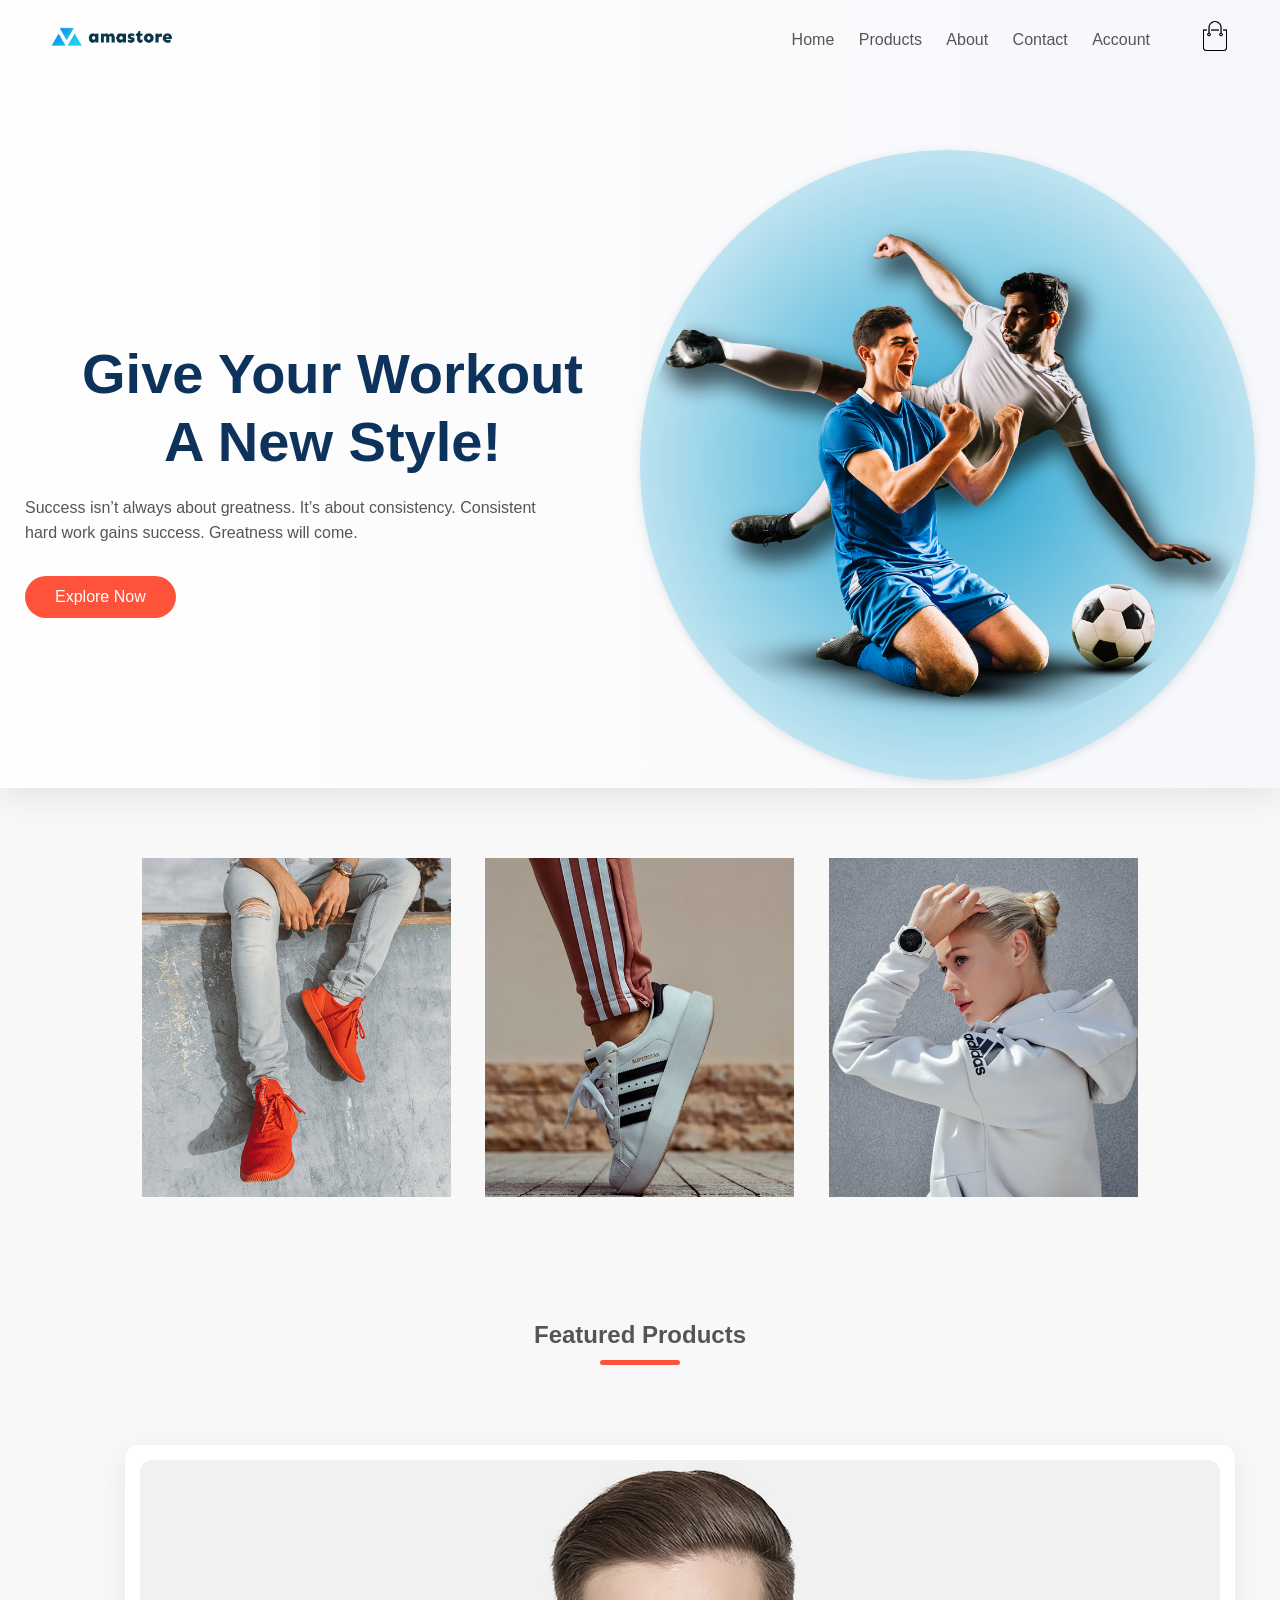
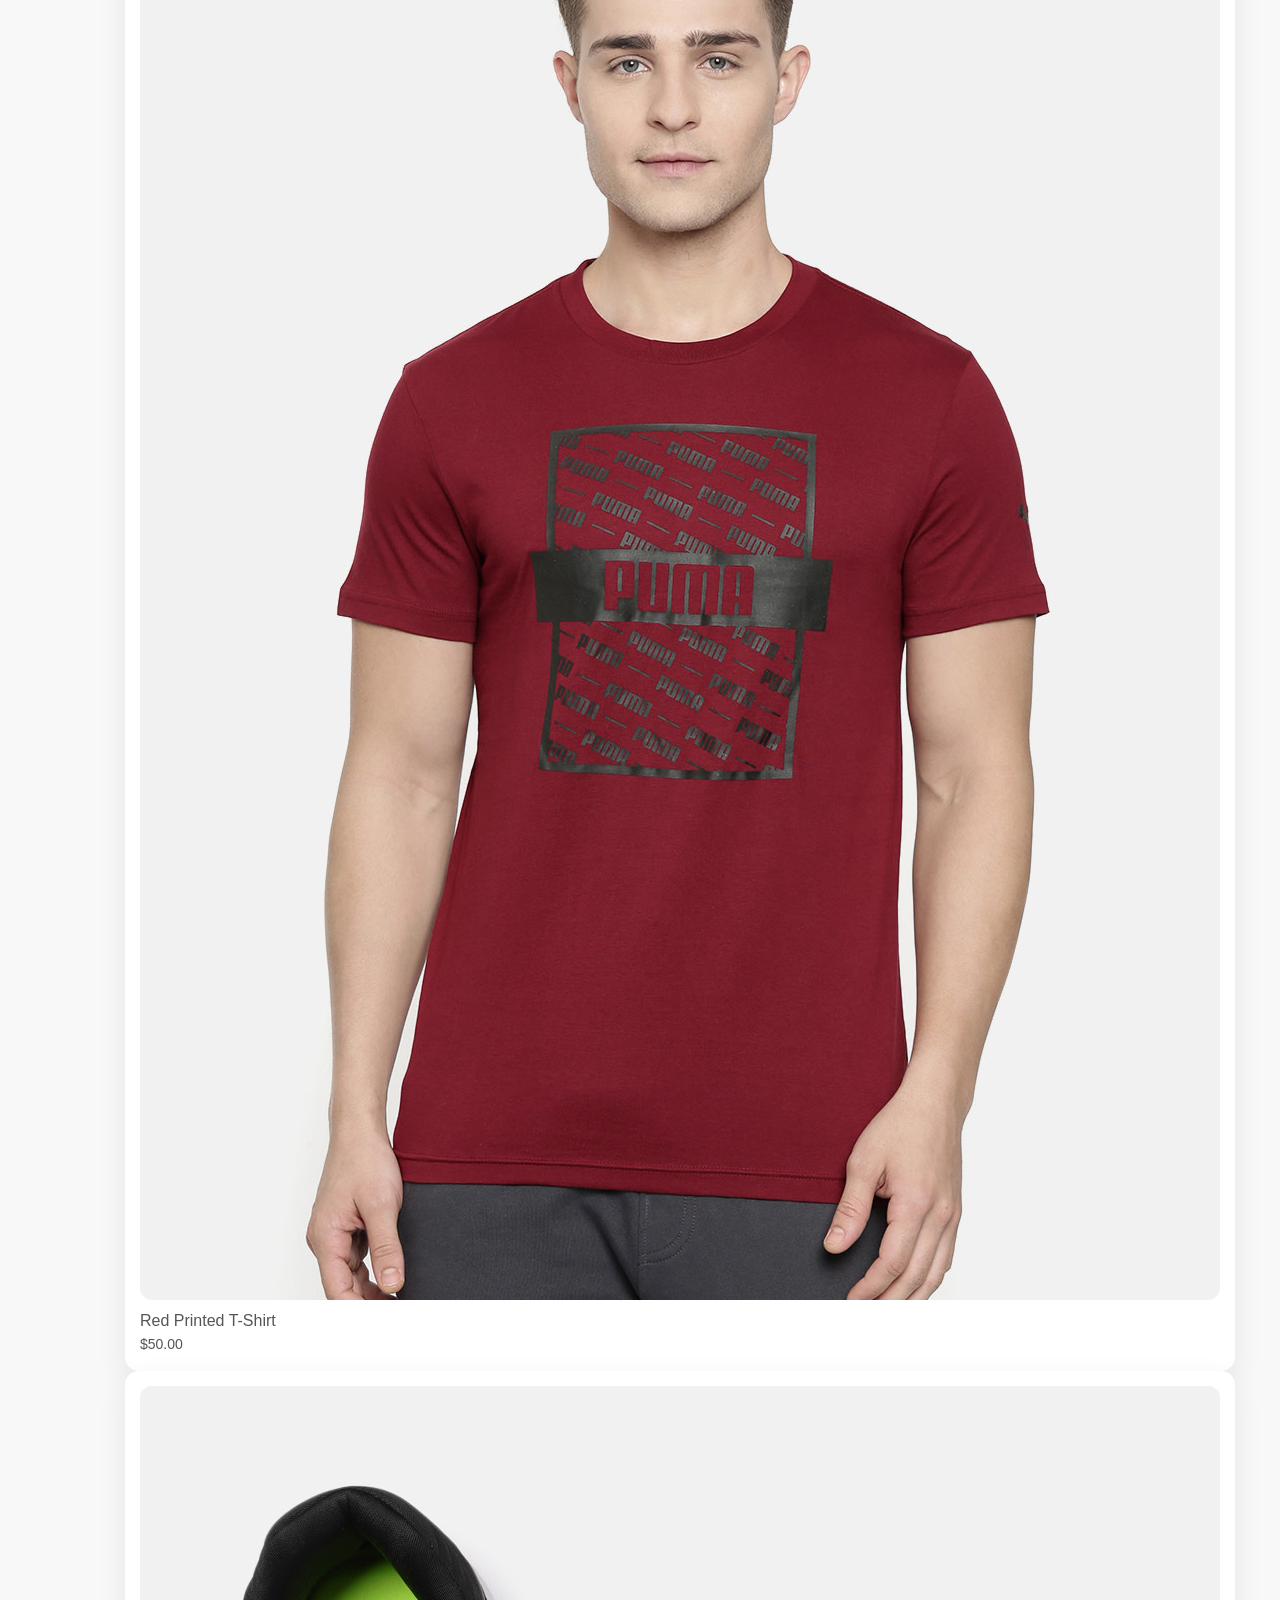
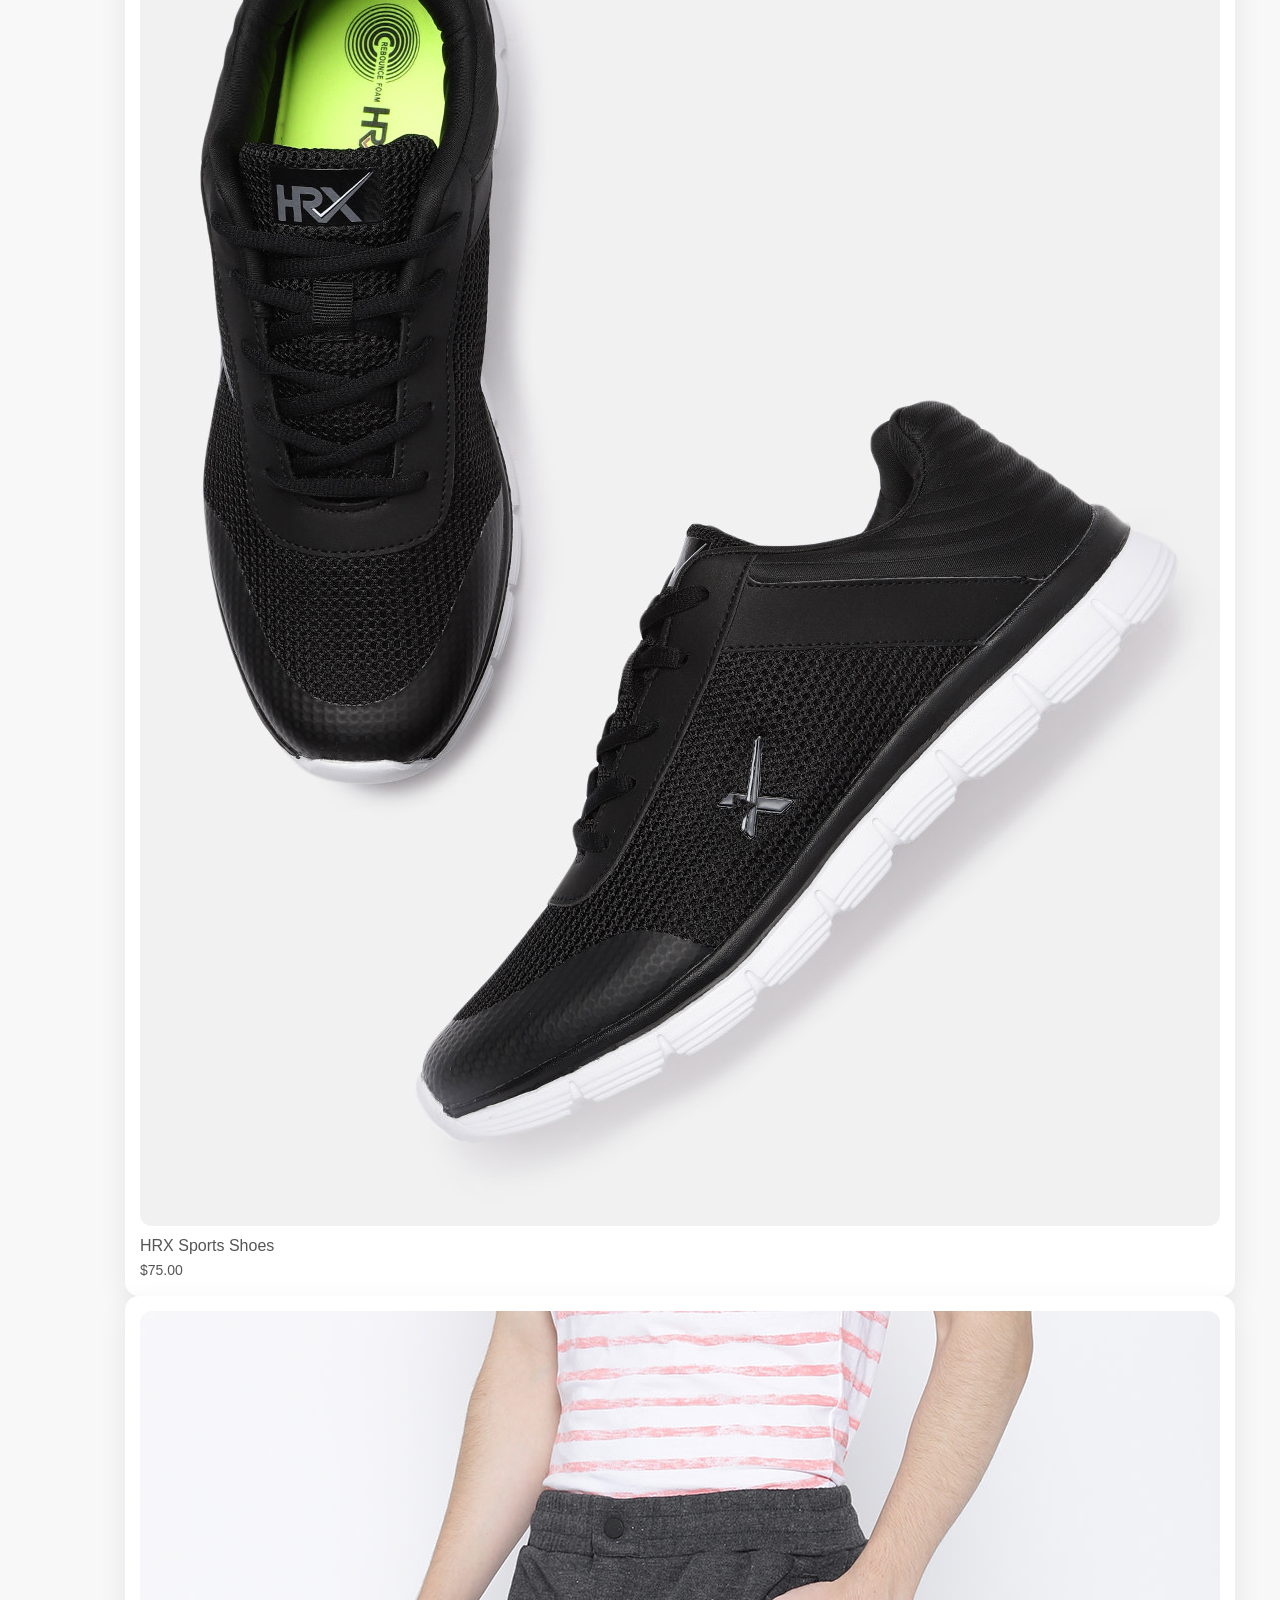
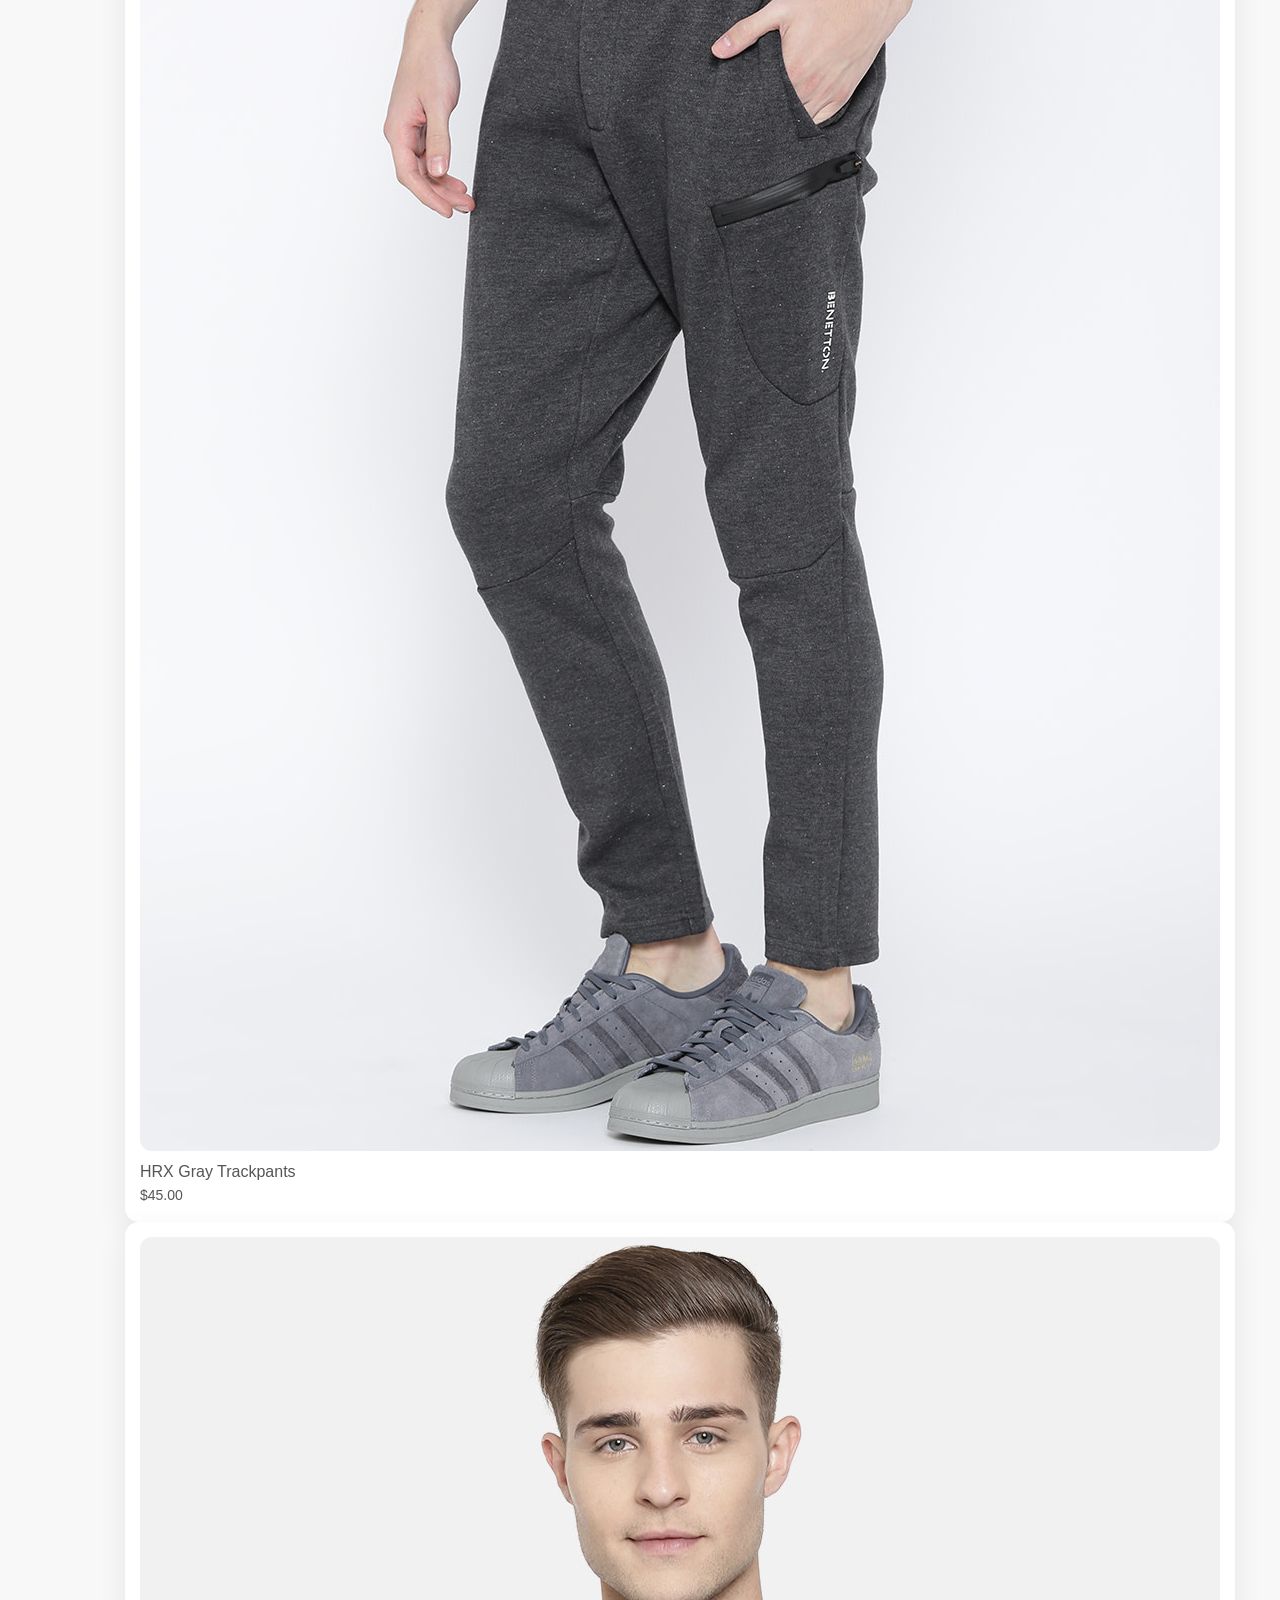
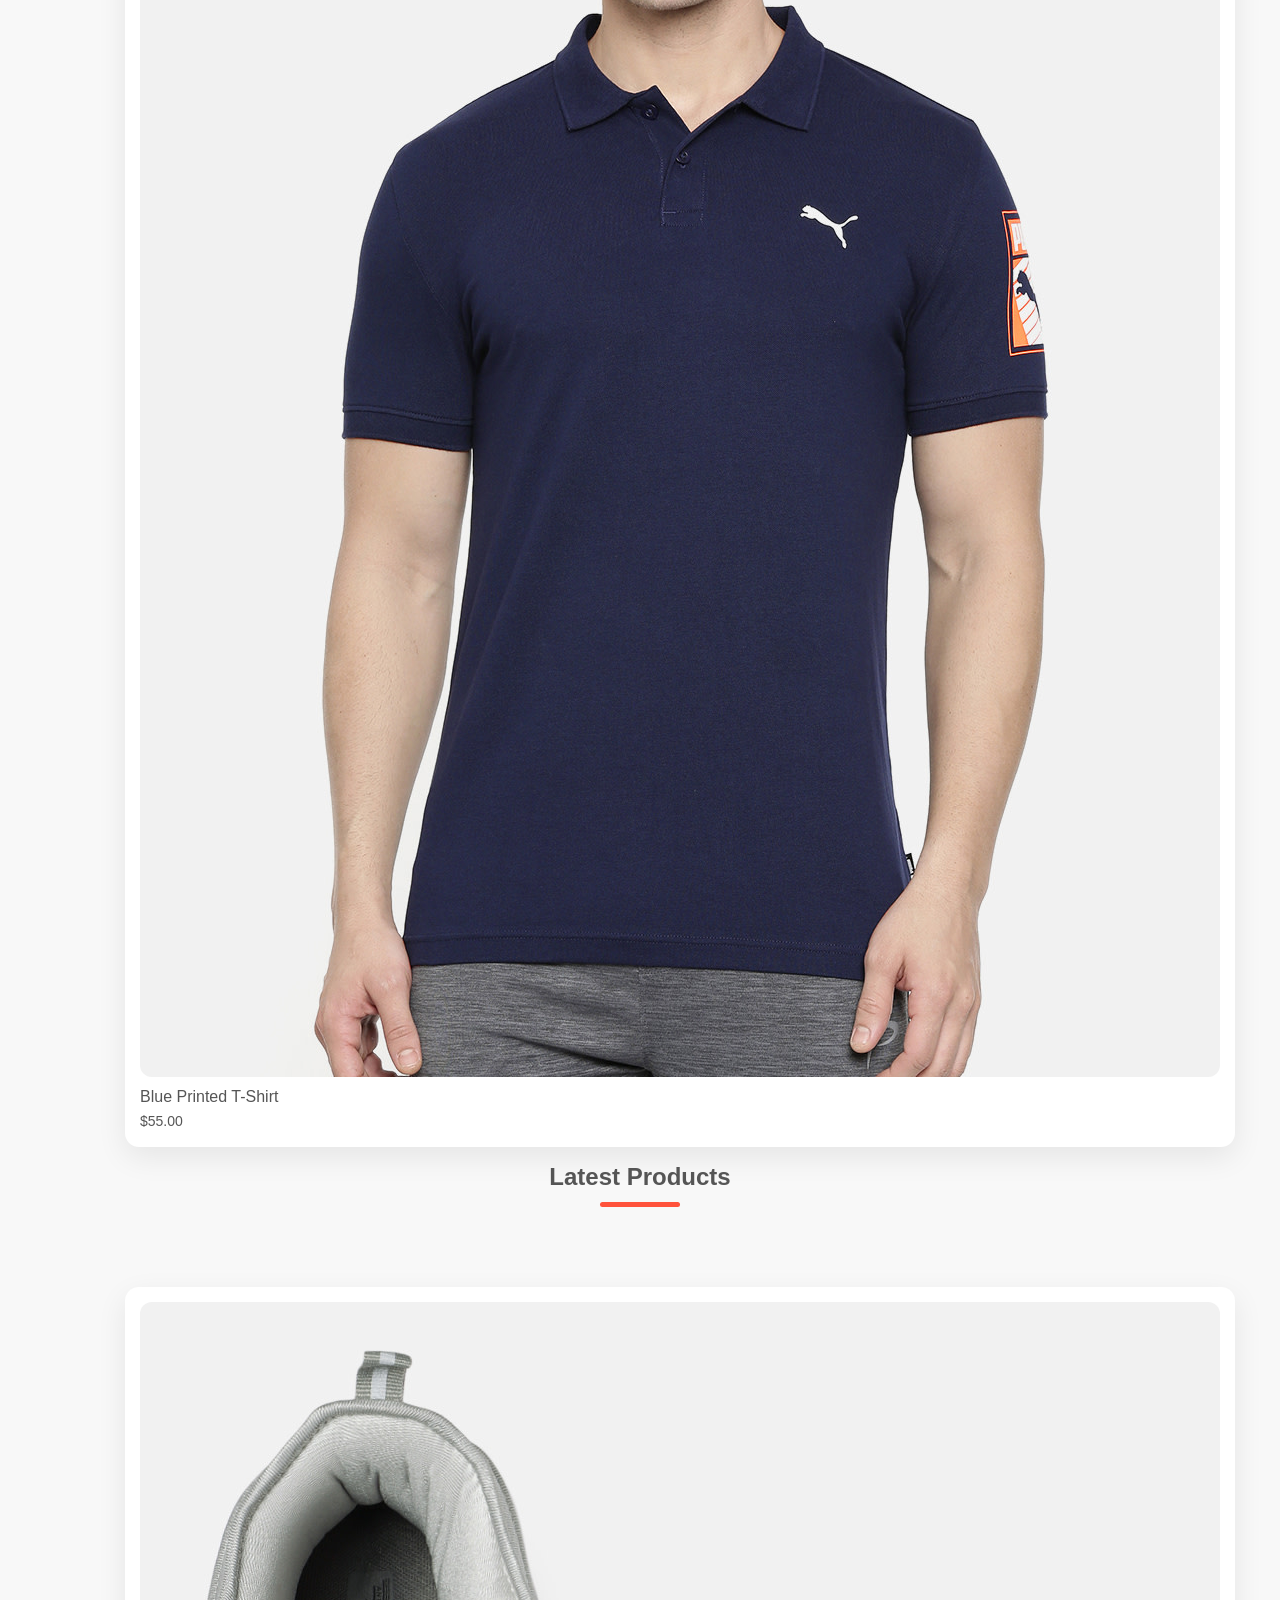
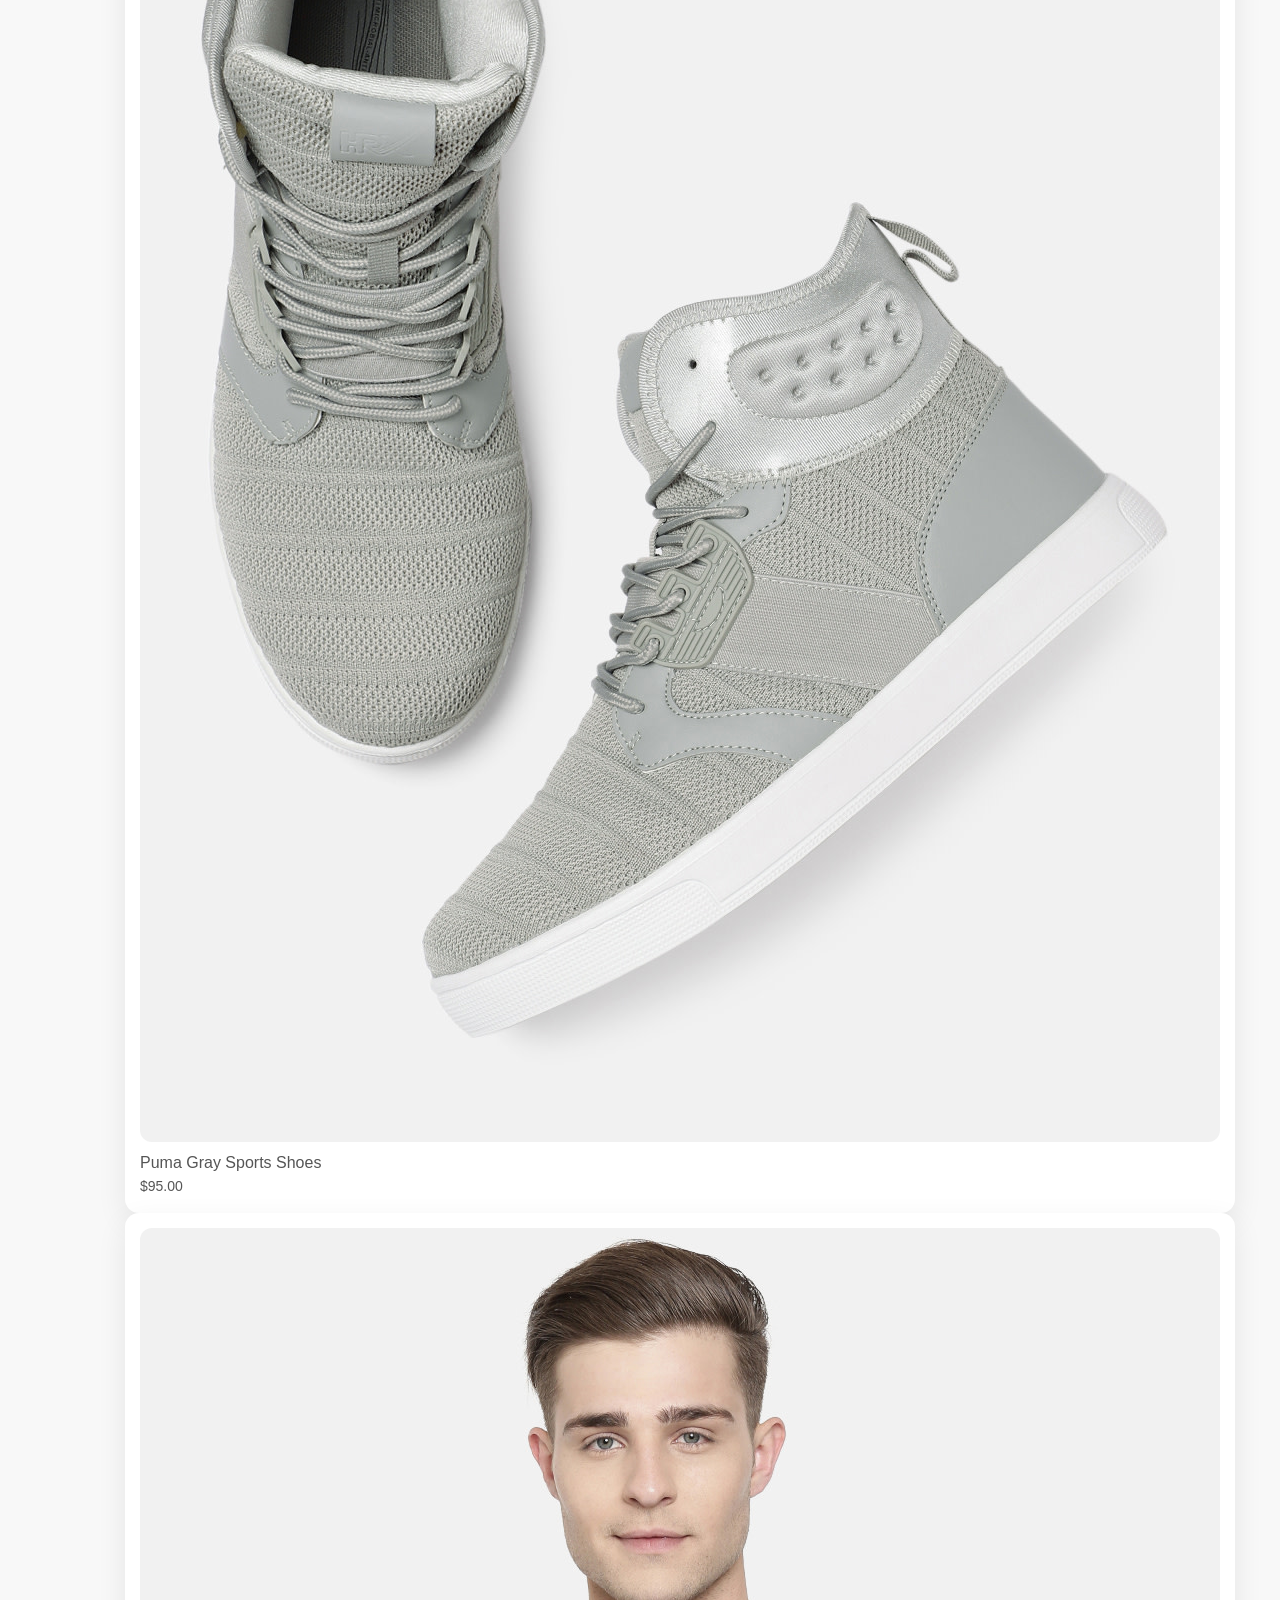
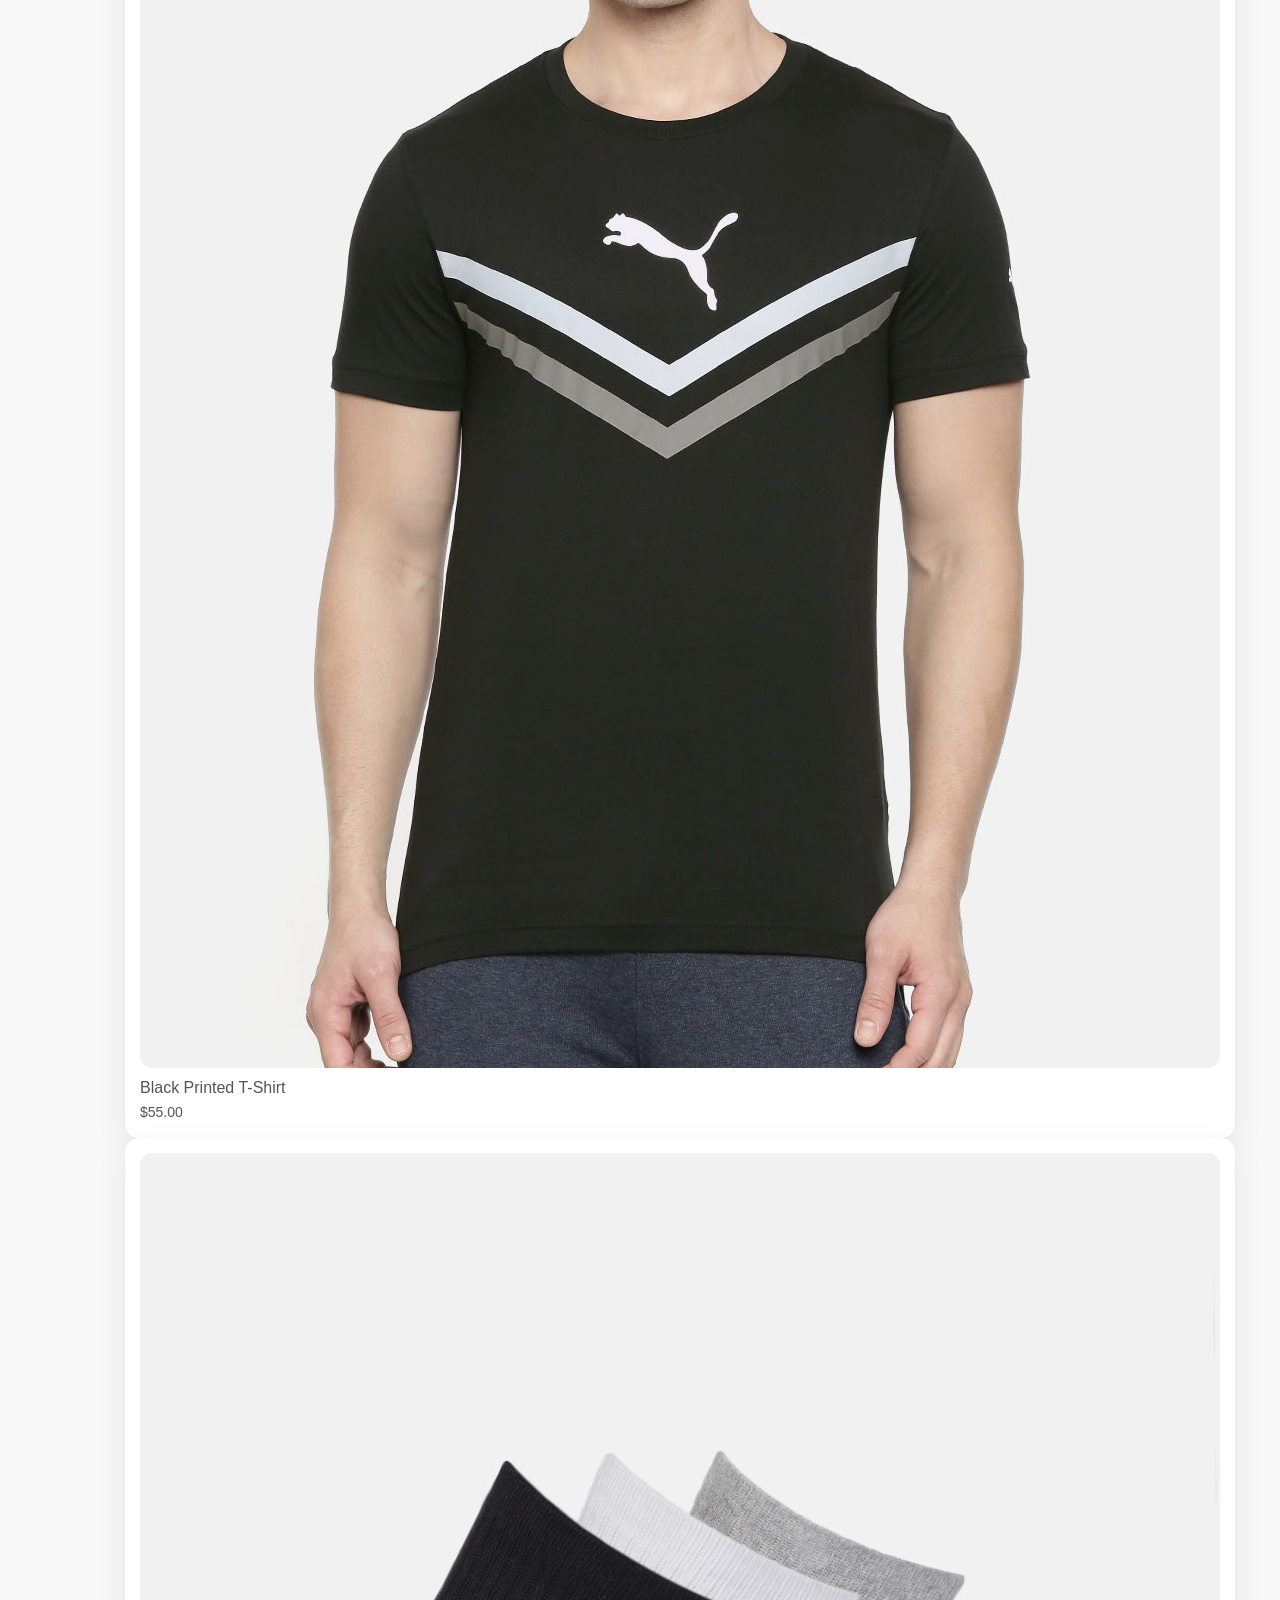
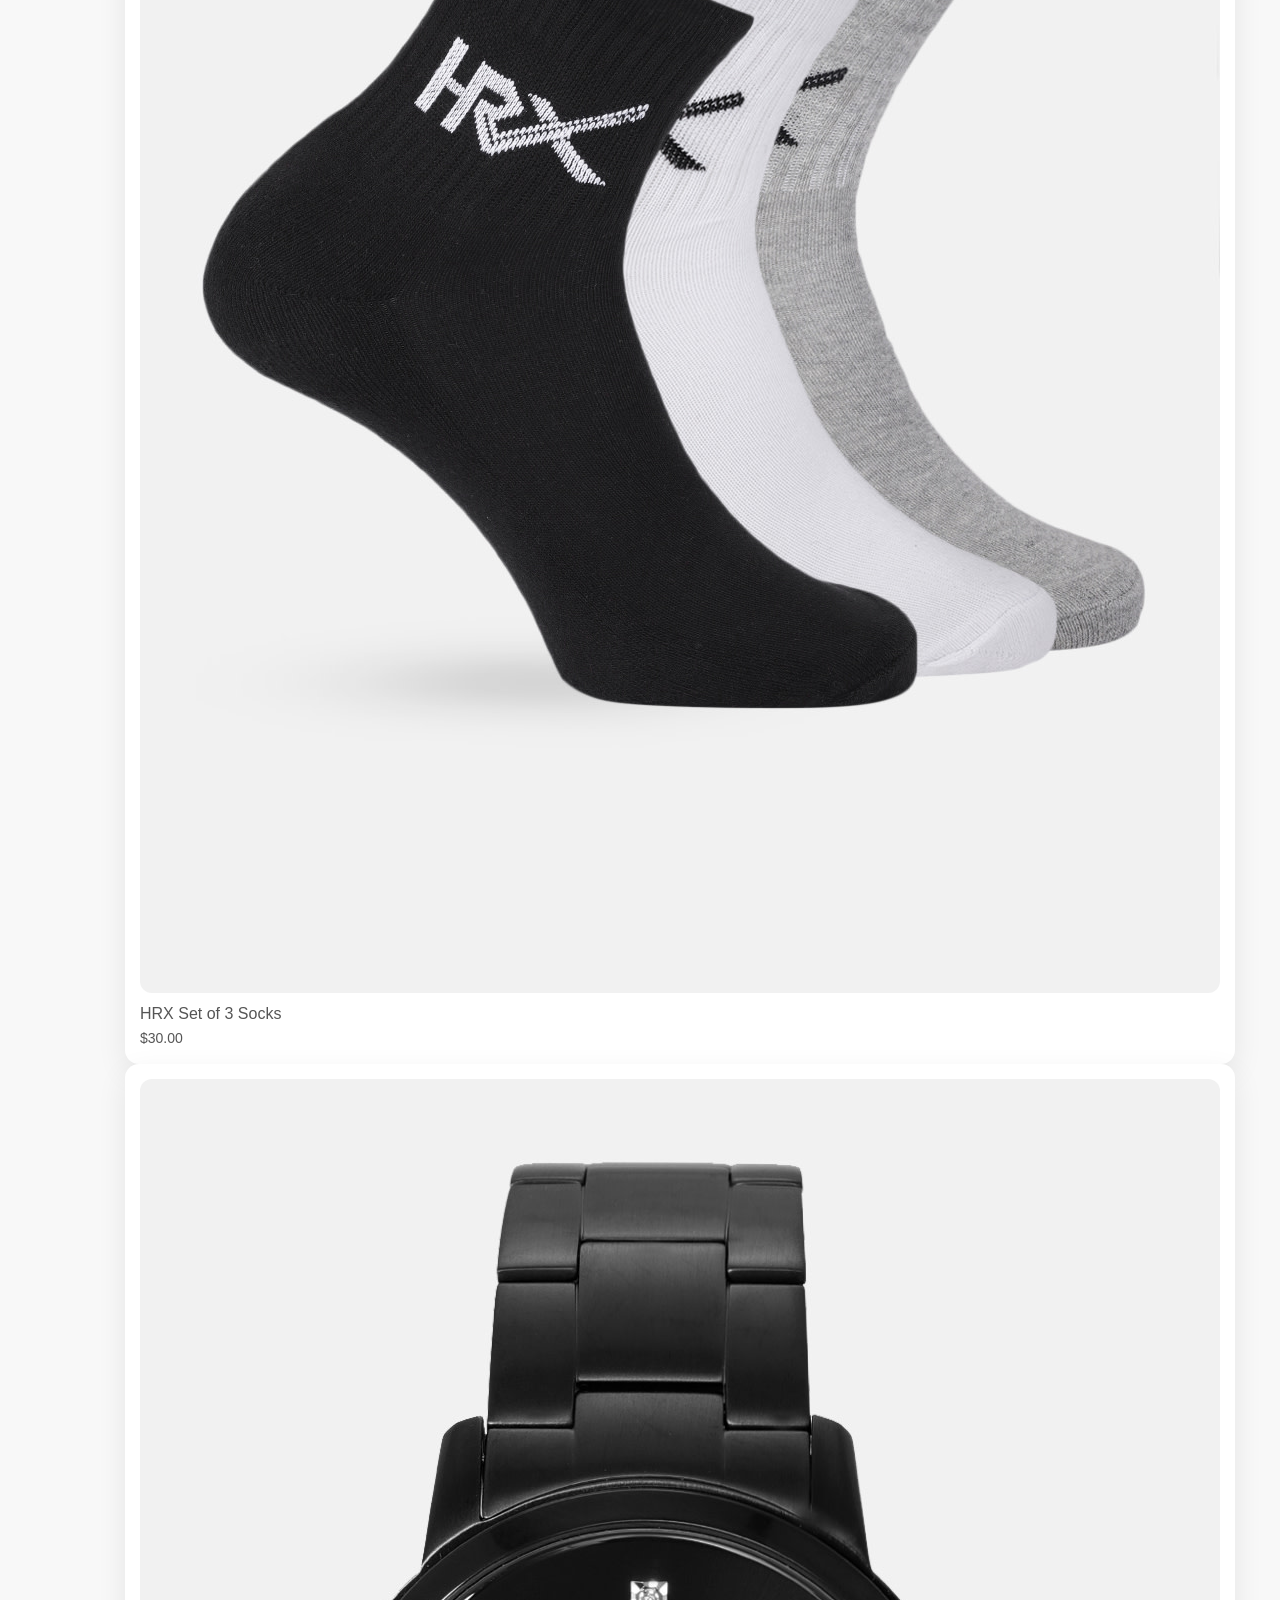
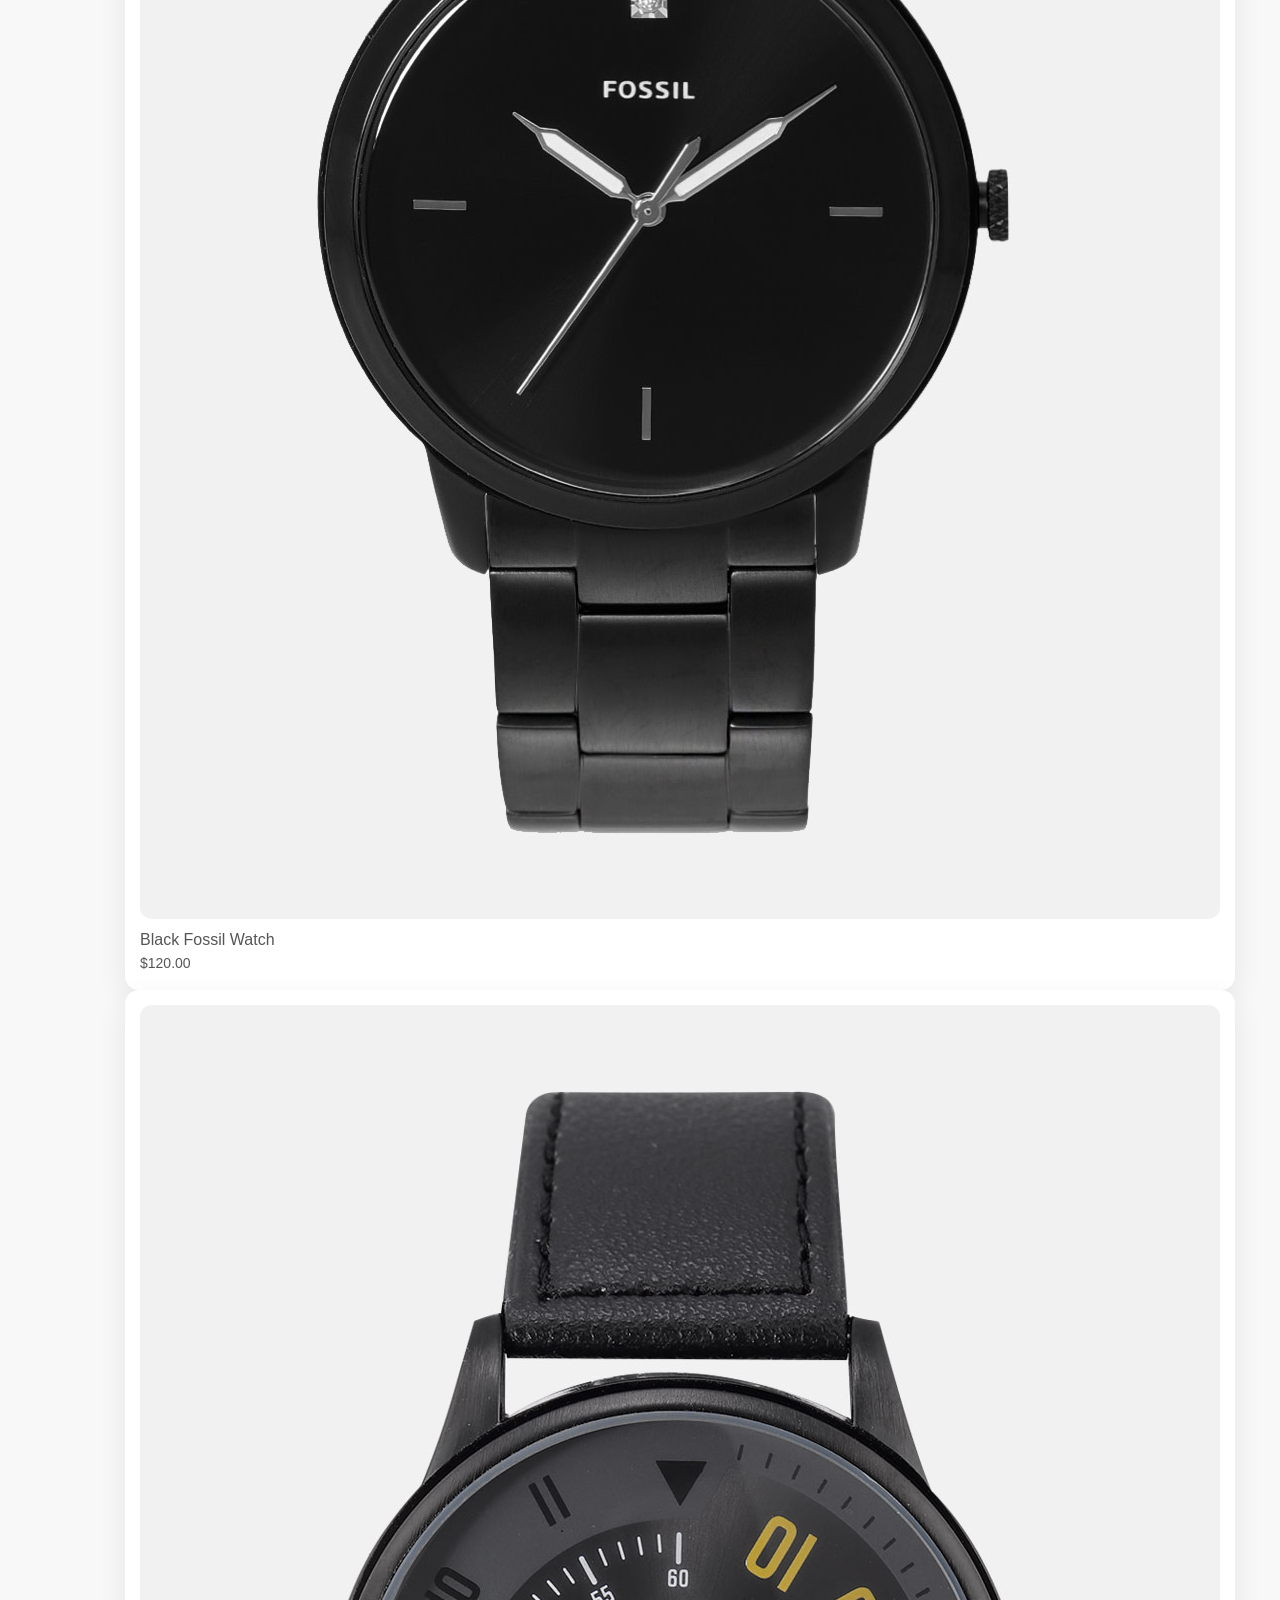
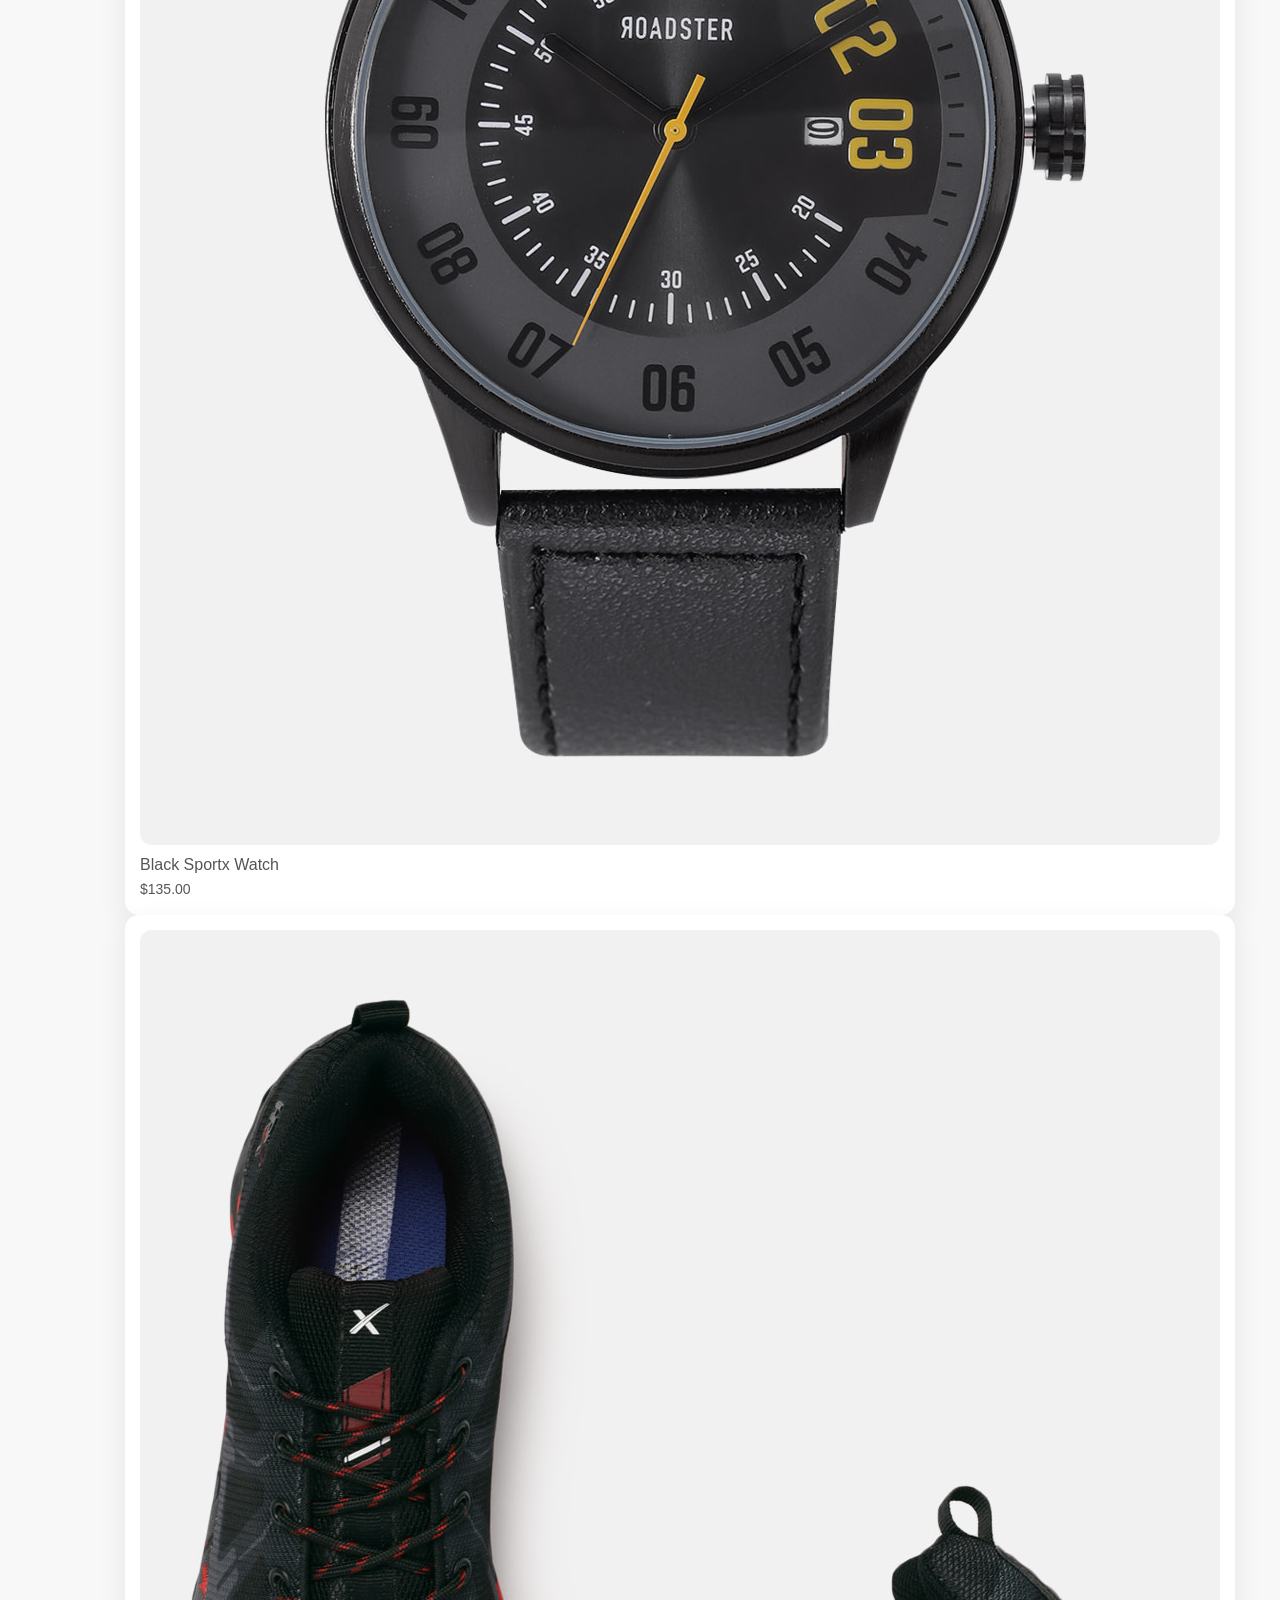
<file: index.html>
<!DOCTYPE html>
<html lang="en">
<head>
    <meta charset="UTF-8">
    <meta name="viewport" content="width=device-width, initial-scale=1.0">
    <title>AMASTORE | Ecommerce Website </title>
    <link rel="stylesheet" href="style.css">
</head>
<body>
   
   <div class="header">
       <div class="container">
          <div class="navbar">
              <div class="logo">
                  <a href="index.html"><img src="images/amastore-logo.png" width="125px"></a>
              </div>
              <nav>
               <ul id="MenuItems">
                   <li><a href="index.html">Home</a></li>
                   <li><a href="products.html">Products</a></li>
                   <li><a href="about.html">About</a></li>
                   <li><a href="contact.html">Contact</a></li>
                   <li><a href="account.html">Account</a></li>
               </ul>
              </nav>
              <a href="cart.html"><img src="images/cart.png" width="30px" height="30px"></a>
              <img src="images/menu.png" class="menu-icon">
          </div>
           <div class="row">
                <div class="col-2">

                    <h1>Give Your Workout<br>A New Style!</h1>
                    <p>Success isn’t always about greatness. It’s about consistency. Consistent<br>hard work gains success. Greatness will come.</p>
                    <a href="" class="btn">Explore Now</a>
                </div>
                <div class="col-2">
                    <img src="images/image1.png">
                </div>
               
           </div>
           
       </div>
       </div>



     <div class="categories">
         <div class="small-container">
           <div class="row">
               <div class="col-3">
                   <img src="images/category-1.jpg">
               </div> 
               <div class="col-3">
                  <img src="images/category-2.jpg">
               </div> 
               <div class="col-3">
                   <img src="images/category-3.jpg">
               </div> 
           </div>
       </div>
     </div>



  <div class="small-container">
        <h2 class="title">Featured Products</h2>
           <div class="row">
               <div class="col-4">
                   
                   <a href="product-details.html"><img src="images/product-1.jpg"></a>
                   <h4><a href="product-details.html">Red Printed T-Shirt</a></h4>
                   <div class="rating">
                       <i class="fa fa-star"></i>
                       <i class="fa fa-star"></i>
                       <i class="fa fa-star"></i>
                       <i class="fa fa-star"></i>
                       <i class="fa fa-star-o"></i>
                   </div>
                   <p>$50.00</p>
               </div> 
               <div class="col-4">
                   <img src="images/product-2.jpg">
                   <h4>HRX Sports Shoes</h4>
                   <div class="rating">
                       <i class="fa fa-star"></i>
                       <i class="fa fa-star"></i>
                       <i class="fa fa-star"></i>
                       <i class="fa fa-star"></i>
                       <i class="fa fa-star-half-o"></i>
                   </div>
                   <p>$75.00</p>
               </div> 
               <div class="col-4">
                   <img src="images/product-3.jpg">
                   <h4>HRX Gray Trackpants</h4>
                   <div class="rating">
                       <i class="fa fa-star"></i>
                       <i class="fa fa-star"></i>
                       <i class="fa fa-star"></i>
                       <i class="fa fa-star"></i>
                       <i class="fa fa-star-half-o"></i>
                   </div>
                   <p>$45.00</p>
               </div> 
                <div class="col-4">
                   <img src="images/product-4.jpg">
                   <h4>Blue Printed T-Shirt</h4>
                   <div class="rating">
                       <i class="fa fa-star"></i>
                       <i class="fa fa-star"></i>
                       <i class="fa fa-star"></i>
                       <i class="fa fa-star"></i>
                       <i class="fa fa-star-o"></i>
                   </div>
                   <p>$55.00</p>
               </div> 
           </div>
        <h2 class="title">Latest Products</h2>
             <div class="row">
               <div class="col-4">
                   <img src="images/product-5.jpg">
                   <h4>Puma Gray Sports Shoes</h4>
                   <div class="rating">
                       <i class="fa fa-star"></i>
                       <i class="fa fa-star"></i>
                       <i class="fa fa-star"></i>
                       <i class="fa fa-star"></i>
                       <i class="fa fa-star-o"></i>
                   </div>
                   <p>$95.00</p>
               </div> 
               <div class="col-4">
                   <img src="images/product-6.jpg">
                   <h4>Black Printed T-Shirt</h4>
                   <div class="rating">
                       <i class="fa fa-star"></i>
                       <i class="fa fa-star"></i>
                       <i class="fa fa-star"></i>
                       <i class="fa fa-star"></i>
                       <i class="fa fa-star-half-o"></i>
                   </div>
                   <p>$55.00</p>
               </div> 
               <div class="col-4">
                   <img src="images/product-7.jpg">
                   <h4>HRX Set of 3 Socks</h4>
                   <div class="rating">
                       <i class="fa fa-star"></i>
                       <i class="fa fa-star"></i>
                       <i class="fa fa-star"></i>
                       <i class="fa fa-star"></i>
                       <i class="fa fa-star-half-o"></i>
                   </div>
                   <p>$30.00</p> 
               </div> 
                <div class="col-4">
                   <img src="images/product-8.jpg">
                   <h4>Black Fossil Watch</h4>
                   <div class="rating">
                       <i class="fa fa-star"></i>
                       <i class="fa fa-star"></i>
                       <i class="fa fa-star"></i>
                       <i class="fa fa-star"></i>
                       <i class="fa fa-star-o"></i>
                   </div>
                   <p>$120.00</p>
               </div> 
           </div>
           <div class="row">
               <div class="col-4">
                   <img src="images/product-9.jpg">
                   <h4>Black Sportx Watch</h4>
                   <div class="rating">
                       <i class="fa fa-star"></i>
                       <i class="fa fa-star"></i>
                       <i class="fa fa-star"></i>
                       <i class="fa fa-star"></i>
                       <i class="fa fa-star-o"></i>
                   </div>
                   <p>$135.00</p> 
               </div> 
               <div class="col-4">
                   <img src="images/product-10.jpg">
                   <h4>Black HRX Shoes</h4>
                   <div class="rating">
                       <i class="fa fa-star"></i>
                       <i class="fa fa-star"></i>
                       <i class="fa fa-star"></i>
                       <i class="fa fa-star"></i>
                       <i class="fa fa-star-half-o"></i>
                   </div>
                   <p>$50.00</p>
               </div> 
               <div class="col-4">
                   <img src="images/product-11.jpg">
                   <h4>Gray Nike Shoes</h4>
                   <div class="rating">
                       <i class="fa fa-star"></i>
                       <i class="fa fa-star"></i>
                       <i class="fa fa-star"></i>
                       <i class="fa fa-star"></i>
                       <i class="fa fa-star-half-o"></i>
                   </div>
                   <p>$55.00</p>
               </div> 
                <div class="col-4">
                   <img src="images/product-12.jpg">
                   <h4>HRX Black Trackpants</h4>
                   <div class="rating">
                       <i class="fa fa-star"></i>
                       <i class="fa fa-star"></i>
                       <i class="fa fa-star"></i>
                       <i class="fa fa-star"></i>
                       <i class="fa fa-star-o"></i>
                   </div>
                   <p>$75.00</p>
               </div> 
           </div>
       </div>



   <div class="offer">
       <div class="small-container">
           <div class="row">
           <div class="col-2">
               <img src="images/exclusive.png" class="offer-img">
           </div>
           <div class="col-2">
               <p>Exclusively Available on AMASTORE</p>
               <h1>Smart Band 4</h1>
               <small>The Mi Smart Band 4 features a 39.9% larger (than Mi Band 3) AMOLED color full-touch display with adjustable brightness, so everything is clear as can be.</small>
               <br>
               <a href="" class="btn">Buy Now</a>
           </div>
       </div>
       </div>
       
   </div>



   <div class="testimonial">
       <div class="small-container">
       <div class="row">
           <div class="col-3">
                    <i class="fa fa-quote-left"></i>
                      <p>Lorem Ipsum is simply dummy text of the printing and typesetting industry. Lorem Ipsum has been the industry's standard dummy text ever.</p>
                      <div class="rating">
                           <i class="fa fa-star"></i>
                           <i class="fa fa-star"></i>
                           <i class="fa fa-star"></i>
                           <i class="fa fa-star"></i>
                           <i class="fa fa-star-o"></i>
                       </div>
                       <img src="images/user-1.png">
                       <h3>Sean Parker</h3>
           </div>
            <div class="col-3">
                    <i class="fa fa-quote-left"></i>
                      <p>Lorem Ipsum is simply dummy text of the printing and typesetting industry. Lorem Ipsum has been the industry's standard dummy text ever.</p>
                      <div class="rating">
                           <i class="fa fa-star"></i>
                           <i class="fa fa-star"></i>
                           <i class="fa fa-star"></i>
                           <i class="fa fa-star"></i>
                           <i class="fa fa-star-o"></i>
                       </div>
                       <img src="images/user-2.png">
                       <h3>Mike Smith</h3>
           </div>
            <div class="col-3">
                    <i class="fa fa-quote-left"></i>
                      <p>Lorem Ipsum is simply dummy text of the printing and typesetting industry. Lorem Ipsum has been the industry's standard dummy text ever.</p>
                      <div class="rating">
                           <i class="fa fa-star"></i>
                           <i class="fa fa-star"></i>
                           <i class="fa fa-star"></i>
                           <i class="fa fa-star"></i>
                           <i class="fa fa-star-o"></i>
                       </div>
                       <img src="images/user-3.png">
                       <h3>Mabel Joe</h3>
           </div>
       </div>
       </div>
   </div>

    <div class="brands">
        <div class="small-container">
            <div class="row">
                <div class="col-5">
                    <img src="images/logo-godrej.png">
                </div>
                <div class="col-5">
                    <img src="images/logo-oppo.png">
                </div>
                <div class="col-5">
                    <img src="images/logo-coca-cola.png">
                </div>
                <div class="col-5">
                    <img src="images/logo-paypal.png">
                </div>
                <div class="col-5">
                    <img src="images/logo-philips.png">
                </div>
            </div>
        </div>
    </div>
<!-- Footer -->

<div class="footer">
    <div class="container">
        <div class="row">
            <div class="footer-col1">
               <h3>Download Our App</h3>
                <p>Download App for Android and ios mobile phone.</p>
                <div class="app-logo">
                    <img src="images/play-store.png">
                    <img src="images/app-store.png">
                </div>
            </div>
            <div class="footer-col2">
               <img src="images/amastore-logo.png">
                <p>Our Purpose Is To Sustainably Make the Pleasure and Benefits of Sports Accessible to the Many.</p>
            </div>
            <div class="footer-col3">
               <h3>Useful Links</h3>
                <ul>
                    <li>Coupons</li>
                    <li>Blog Post</li>
                    <li>Return Policy</li>
                    <li>Join Affiliate</li>
                </ul>
            </div>
            <div class="footer-col4">
               <h3>Follow Us</h3>
                <ul>
                    <li>Facebook</li>
                    <li>Twitter</li>
                    <li>Instagram</li>
                    <li>YouTube</li>
                </ul>
            </div>
        </div>
        <hr>
        <p class="copyright"><a href="">Copyright 2025 - AMASTORE</a></p>
    </div>
    
</div>





</body>
</html>
</file>
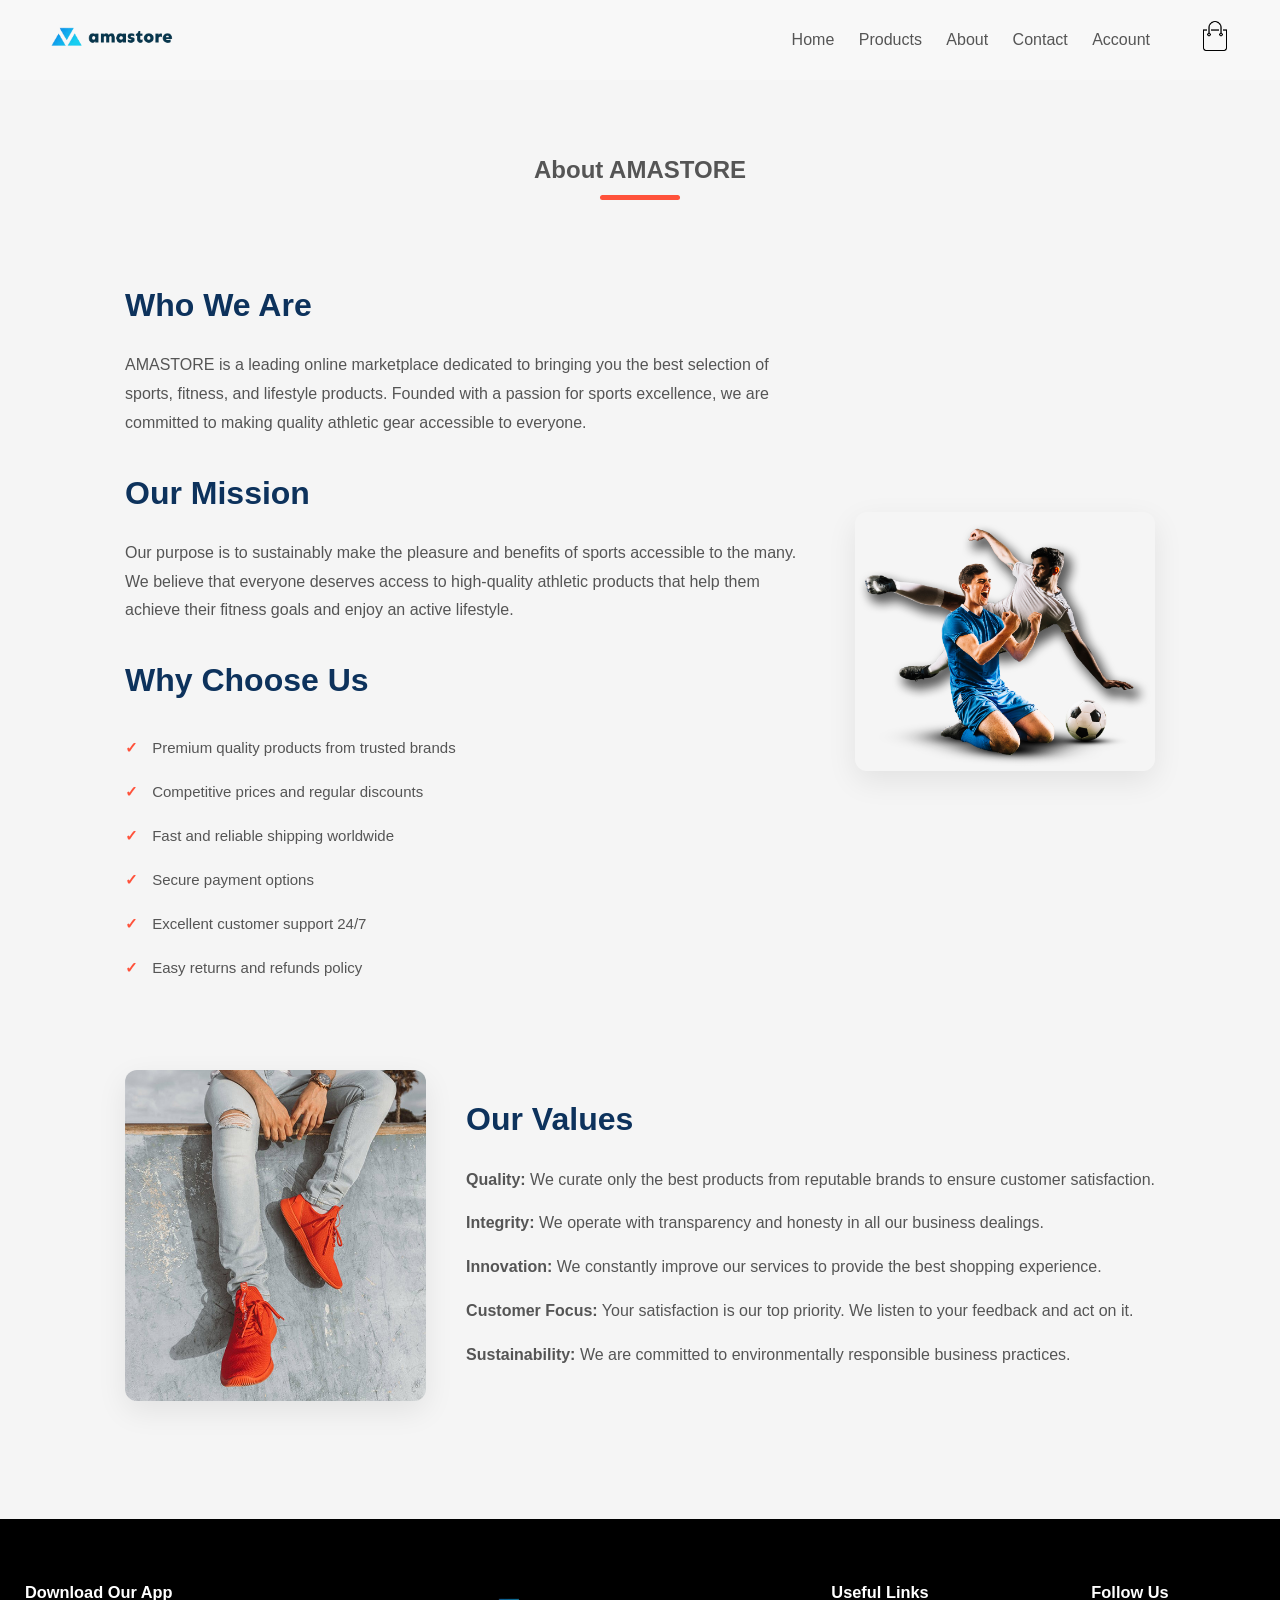
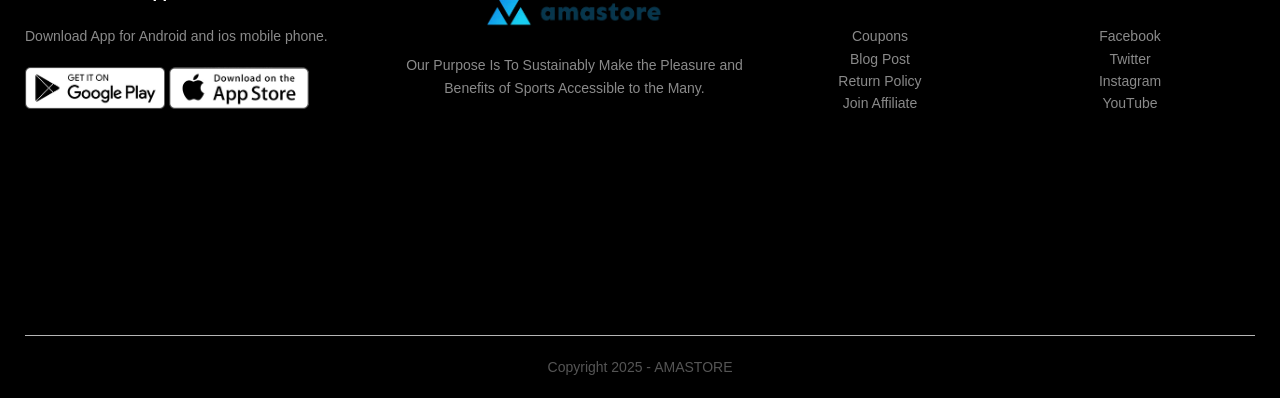
<file: about.html>
<!DOCTYPE html>
<html lang="en">
<head>
    <meta charset="UTF-8">
    <meta name="viewport" content="width=device-width, initial-scale=1.0">
    <title>About Us - AMASTORE | Ecommerce Website</title>
    <link rel="stylesheet" href="style.css">
</head>
<body>
    <div class="container">
        <div class="navbar">
            <div class="logo">
                <a href="index.html"><img src="images/amastore-logo.png" width="125px"></a>
            </div>
            <nav>
                <ul id="MenuItems">
                    <li><a href="index.html">Home</a></li>
                    <li><a href="products.html">Products</a></li>
                    <li><a href="about.html">About</a></li>
                    <li><a href="contact.html">Contact</a></li>
                    <li><a href="account.html">Account</a></li>
                </ul>
            </nav>
            <a href="cart.html"><img src="images/cart.png" width="30px" height="30px"></a>
            <img src="images/menu.png" onclick="menutoggle()" class="menu-icon">
        </div>
    </div>

    <!-- About Page Content -->
    <div class="about-page">
        <div class="small-container">
            <h2 class="title">About AMASTORE</h2>

            <div class="about-content">
                <div class="about-text">
                    <h2>Who We Are</h2>
                    <p>AMASTORE is a leading online marketplace dedicated to bringing you the best selection of sports, fitness, and lifestyle products. Founded with a passion for sports excellence, we are committed to making quality athletic gear accessible to everyone.</p>
                    
                    <h2 style="margin-top: 30px; color: #0d325c;">Our Mission</h2>
                    <p>Our purpose is to sustainably make the pleasure and benefits of sports accessible to the many. We believe that everyone deserves access to high-quality athletic products that help them achieve their fitness goals and enjoy an active lifestyle.</p>

                    <h2 style="margin-top: 30px; color: #0d325c;">Why Choose Us</h2>
                    <ul>
                        <li>Premium quality products from trusted brands</li>
                        <li>Competitive prices and regular discounts</li>
                        <li>Fast and reliable shipping worldwide</li>
                        <li>Secure payment options</li>
                        <li>Excellent customer support 24/7</li>
                        <li>Easy returns and refunds policy</li>
                    </ul>
                </div>

                <div class="about-img">
                    <img src="images/image1.png" alt="About AMASTORE">
                </div>
            </div>

            <div class="about-content" style="margin-top: 60px; flex-direction: row-reverse;">
                <div class="about-text">
                    <h2>Our Values</h2>
                    <p><strong>Quality:</strong> We curate only the best products from reputable brands to ensure customer satisfaction.</p>
                    <p><strong>Integrity:</strong> We operate with transparency and honesty in all our business dealings.</p>
                    <p><strong>Innovation:</strong> We constantly improve our services to provide the best shopping experience.</p>
                    <p><strong>Customer Focus:</strong> Your satisfaction is our top priority. We listen to your feedback and act on it.</p>
                    <p><strong>Sustainability:</strong> We are committed to environmentally responsible business practices.</p>
                </div>

                <div class="about-img">
                    <img src="images/category-1.jpg" alt="Our Values">
                </div>
            </div>
        </div>
    </div>

    <!-- Footer -->
    <div class="footer">
        <div class="container">
            <div class="row">
                <div class="footer-col1">
                    <h3>Download Our App</h3>
                    <p>Download App for Android and ios mobile phone.</p>
                    <div class="app-logo">
                        <img src="images/play-store.png">
                        <img src="images/app-store.png">
                    </div>
                </div>
                <div class="footer-col2">
                    <img src="images/amastore-logo.png">
                    <p>Our Purpose Is To Sustainably Make the Pleasure and Benefits of Sports Accessible to the Many.</p>
                </div>
                <div class="footer-col3">
                    <h3>Useful Links</h3>
                    <ul>
                        <li>Coupons</li>
                        <li>Blog Post</li>
                        <li>Return Policy</li>
                        <li>Join Affiliate</li>
                    </ul>
                </div>
                <div class="footer-col4">
                    <h3>Follow Us</h3>
                    <ul>
                        <li>Facebook</li>
                        <li>Twitter</li>
                        <li>Instagram</li>
                        <li>YouTube</li>
                    </ul>
                </div>
            </div>
            <hr>
            <p class="copyright"><a href="">Copyright 2025 - AMASTORE</a></p>
        </div>
    </div>
</body>
</html>
</file>
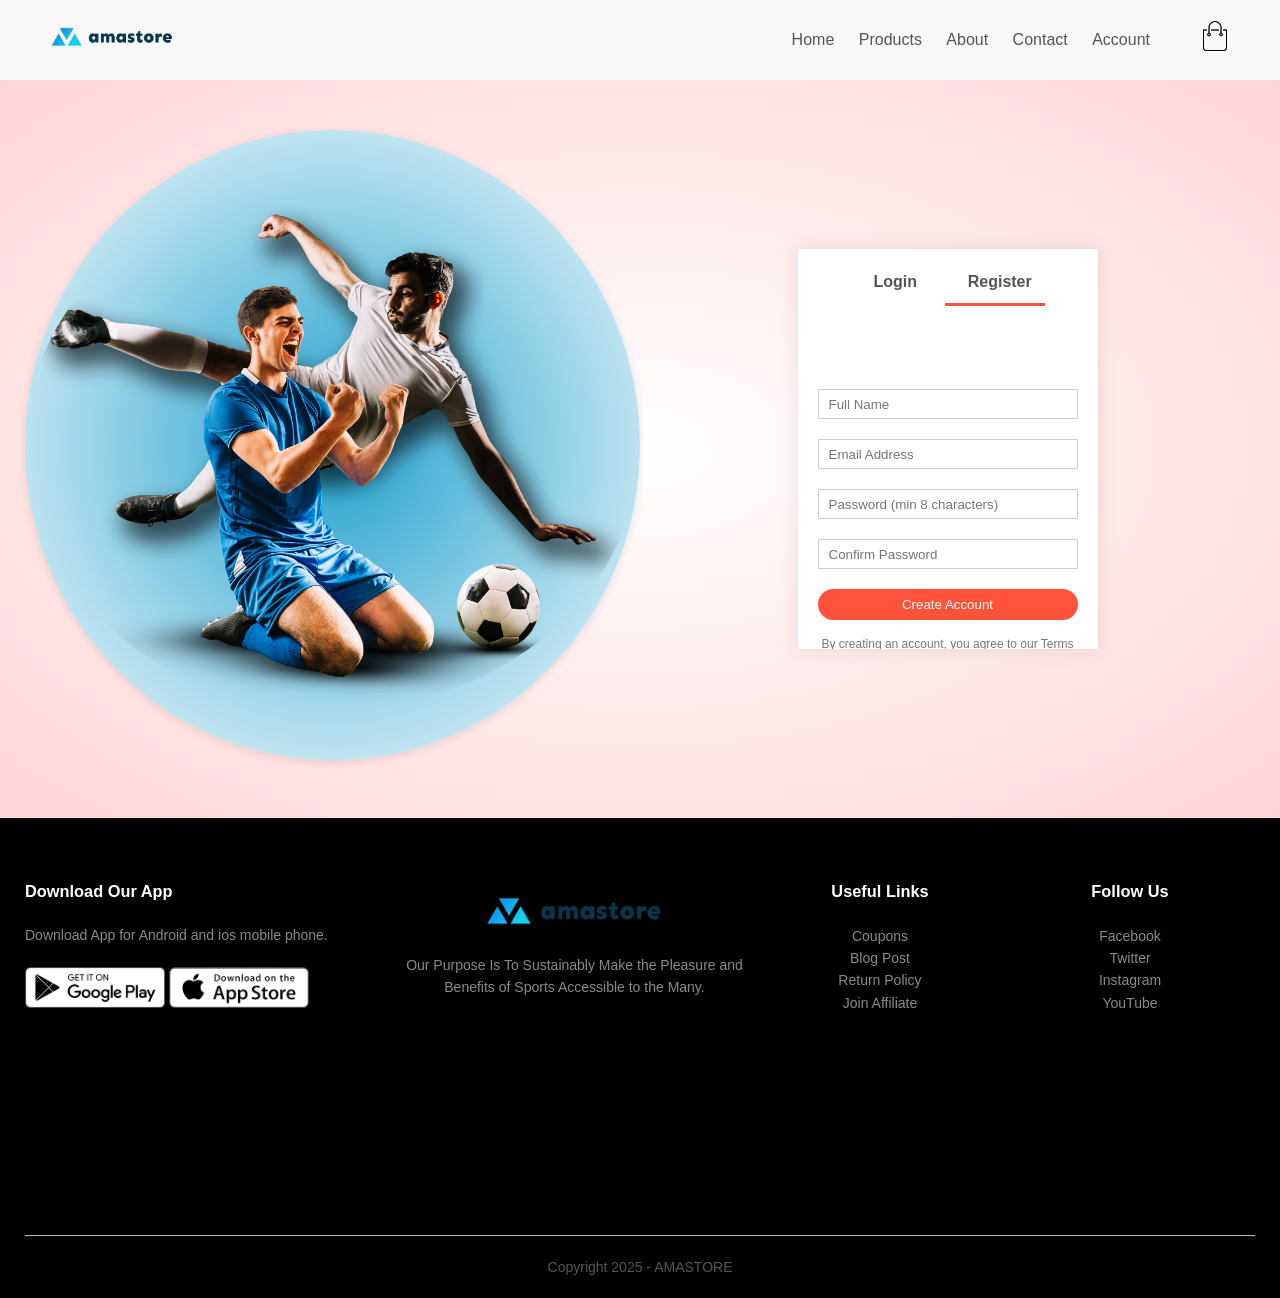
<file: account.html>
<!DOCTYPE html>
<html lang="en">
<head>
    <meta charset="UTF-8">
    <meta name="viewport" content="width=device-width, initial-scale=1.0">
    <title>Account - AMASTORE | Ecommerce Website </title>
    <link rel="stylesheet" href="style.css">

</head>
<body>
       <div class="container">
          <div class="navbar">
              <div class="logo">
                  <a href="index.html"><img src="images/amastore-logo.png" width="125px"></a>
              </div>
              <nav>
               <ul id="MenuItems">
                   <li><a href="index.html">Home</a></li>
                   <li><a href="products.html">Products</a></li>
                   <li><a href="about.html">About</a></li>
                   <li><a href="contact.html">Contact</a></li>
                   <li><a href="account.html">Account</a></li>
               </ul>
              </nav>
              <a href="cart.html"><img src="images/cart.png" width="30px" height="30px"></a>
              <img src="images/menu.png" onclick="menutoggle()" class="menu-icon">
          </div>
          
          
       </div>


<!-- Account Page Content -->
<div class="account-page">
    <div class="container">
        <div class="row">
            <div class="col-2">
                <img src="images/image1.png" width="100%">
            </div>
            
            <div class="col-2">
                <div class="form-container">
                    <div class="form-btn">
                        <span onclick="login()">Login</span>
                        <span onclick="register()">Register</span>
                        <hr id="indicator">
                    </div>
                    
                    <form id="LoginForm">
                        <input type="text" placeholder="Username or Email" required>
                        <input type="password" placeholder="Password" required>
                        <button type="submit" class="btn">Login</button>
                        <a href="#" style="font-size: 12px;">Forgot password?</a>
                    </form>

                    <form id="RegForm">
                        <input type="text" placeholder="Full Name" required>
                        <input type="email" placeholder="Email Address" required>
                        <input type="password" placeholder="Password (min 8 characters)" required>
                        <input type="password" placeholder="Confirm Password" required>
                        <button type="submit" class="btn">Create Account</button>
                        <small style="color: #777; font-size: 12px;">By creating an account, you agree to our Terms & Conditions</small>
                    </form>
                </div>
            </div>
        </div>
    </div>
</div>

<!-----Footer--> 

<div class="footer">
    <div class="container">
        <div class="row">
            <div class="footer-col1">
               <h3>Download Our App</h3>
                <p>Download App for Android and ios mobile phone.</p>
                <div class="app-logo">
                    <img src="images/play-store.png">
                    <img src="images/app-store.png">
                </div>
            </div>
            <div class="footer-col2">
               <img src="images/amastore-logo.png">
                <p>Our Purpose Is To Sustainably Make the Pleasure and Benefits of Sports Accessible to the Many.</p>
            </div>
            <div class="footer-col3">
               <h3>Useful Links</h3>
                <ul>
                    <li>Coupons</li>
                    <li>Blog Post</li>
                    <li>Return Policy</li>
                    <li>Join Affiliate</li>
                </ul>
            </div>
            <div class="footer-col4">
               <h3>Follow Us</h3>
                <ul>
                    <li>Facebook</li>
                    <li>Twitter</li>
                    <li>Instagram</li>
                    <li>YouTube</li>
                </ul>
            </div>
        </div>
        <hr>
        <p class="copyright"><a href="">Copyright 2025 - AMASTORE</a></p>
    </div>
</div>


    
    
</body>
</html>
</file>
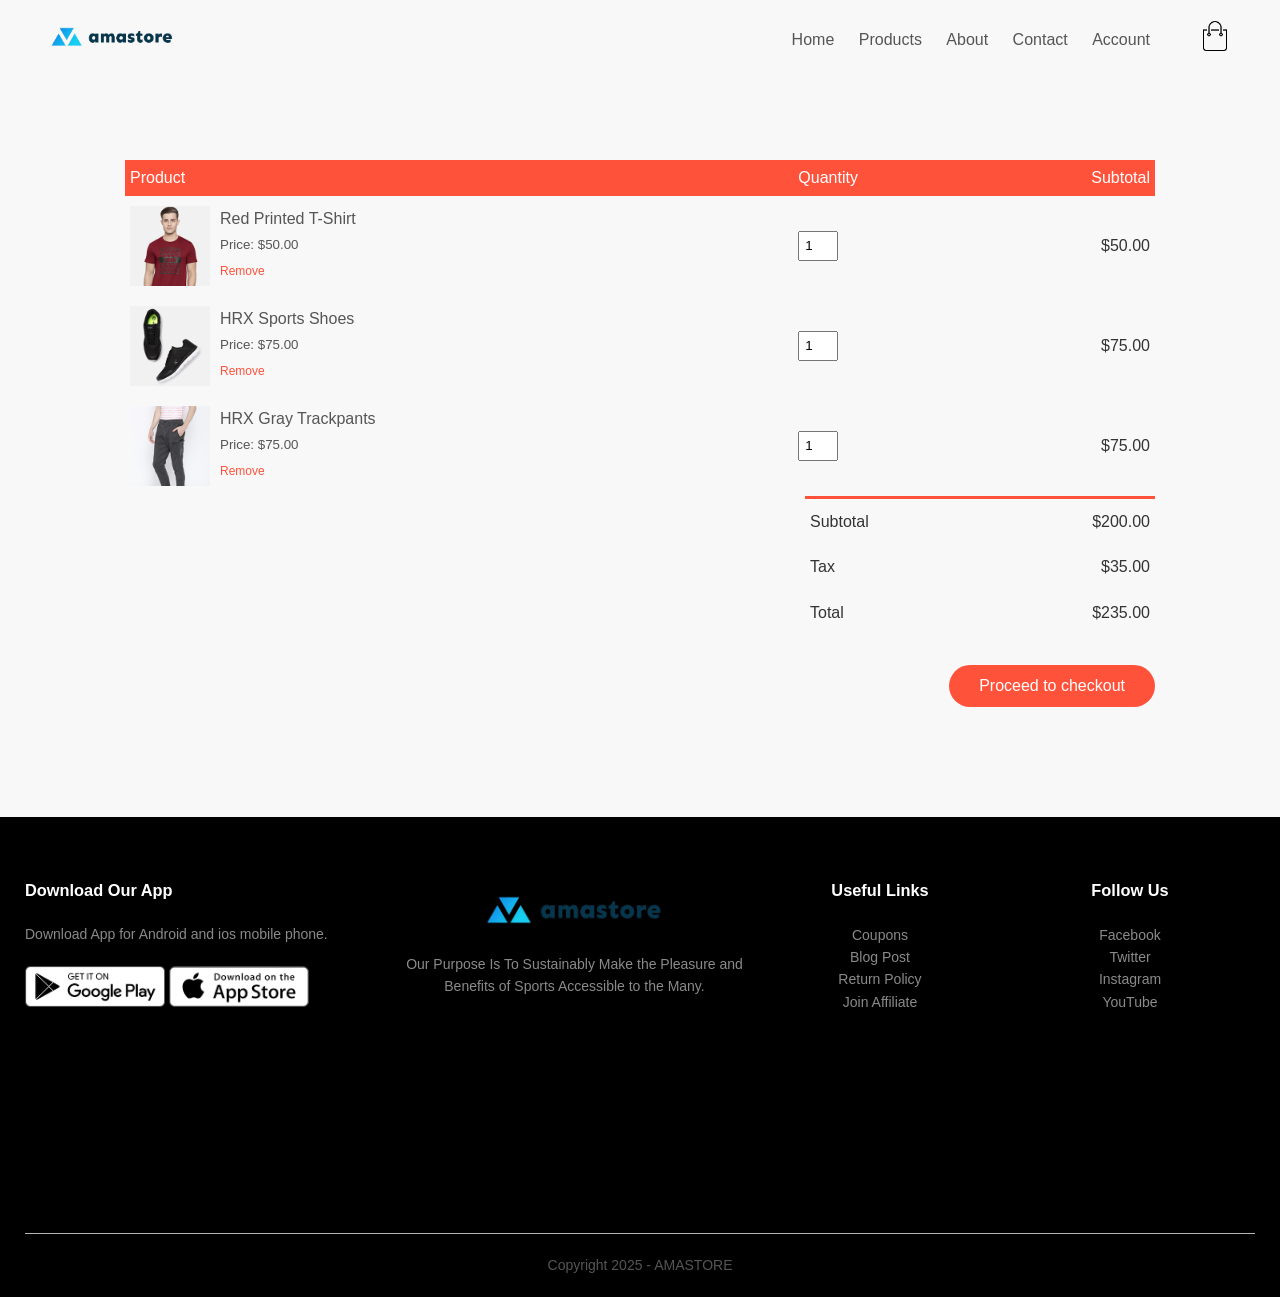
<file: cart.html>
<!DOCTYPE html>
<html lang="en">
<head>
    <meta charset="UTF-8">
    <meta name="viewport" content="width=device-width, initial-scale=1.0">
    <title>My Cart - AMASTORE | Ecommerce Website </title>
    <link rel="stylesheet" href="style.css">
    
</head>
<body>
       <div class="container">
          <div class="navbar">
              <div class="logo">
                  <a href="index.html"><img src="images/amastore-logo.png" width="125px"></a>
              </div>
              <nav>
               <ul id="MenuItems">
                   <li><a href="index.html">Home</a></li>
                   <li><a href="products.html">Products</a></li>
                   <li><a href="about.html">About</a></li>
                   <li><a href="contact.html">Contact</a></li>
                   <li><a href="account.html">Account</a></li>
               </ul>
              </nav>
              <a href="cart.html"><img src="images/cart.png" width="30px" height="30px"></a>
              <img src="images/menu.png" onclick="menutoggle()" class="menu-icon">
          </div>
          
       </div>
       
       
<!------Cart Items details----->
<div class="small-container cart-page">
   
   <table>
       <tr>
           <th>Product</th>
           <th>Quantity</th>
           <th>Subtotal</th>
       </tr>

       <tr>
           <td>
               <div class="cart-info">
                   <img src="images/buy-1.jpg">
                   <div>
                       <p>Red Printed T-Shirt</p>
                       <small>Price: $50.00</small><br>
                       <a href="">Remove</a>
                   </div>
               </div>
           </td>
           <td><input type="number" value="1"></td>
           <td>$50.00</td>
       </tr>
       <tr>
           <td>
               <div class="cart-info">
                   <img src="images/buy-2.jpg">
                   <div>
                       <p>HRX Sports Shoes</p>
                       <small>Price: $75.00</small><br>
                       <a href="">Remove</a>
                   </div>
               </div>
           </td>
           <td><input type="number" value="1"></td>
           <td>$75.00</td>
       </tr>
       <tr>
           <td>
               <div class="cart-info">
                   <img src="images/buy-3.jpg">
                   <div>
                       <p>HRX Gray Trackpants</p>
                       <small>Price: $75.00</small><br>
                       <a href="">Remove</a>
                   </div>
               </div>
           </td>
           <td><input type="number" value="1"></td>
           <td>$75.00</td>
       </tr>
   </table>
    
    <div class="total-price">
        <table>
            <tr>
                <td>Subtotal</td>
                <td>$200.00</td>
            </tr>
            <tr>
                <td>Tax</td>
                <td>$35.00</td>
            </tr>
            <tr>
                <td>Total</td>
                <td>$235.00</td>
            </tr>
            
        </table>
    </div>
    <div class="total-price">
        <a href="#" class="btn">Proceed to checkout </a>
    </div>
    
</div>

<!---Footer------->

<div class="footer">
    <div class="container">
        <div class="row">
            <div class="footer-col1">
               <h3>Download Our App</h3>
                <p>Download App for Android and ios mobile phone.</p>
                <div class="app-logo">
                    <img src="images/play-store.png">
                    <img src="images/app-store.png">
                </div>
            </div>
            <div class="footer-col2">
               <img src="images/amastore-logo.png">
                <p>Our Purpose Is To Sustainably Make the Pleasure and Benefits of Sports Accessible to the Many.</p>
            </div>
            <div class="footer-col3">
               <h3>Useful Links</h3>
                <ul>
                    <li>Coupons</li>
                    <li>Blog Post</li>
                    <li>Return Policy</li>
                    <li>Join Affiliate</li>
                </ul>
            </div>
            <div class="footer-col4">
               <h3>Follow Us</h3>
                <ul>
                    <li>Facebook</li>
                    <li>Twitter</li>
                    <li>Instagram</li>
                    <li>YouTube</li>
                </ul>
            </div>
        </div>
        <hr>
        <p class="copyright"><a href="">Copyright 2025 - AMASTORE</a></p>
    </div>
    
</div>


</body>
</html>
</file>
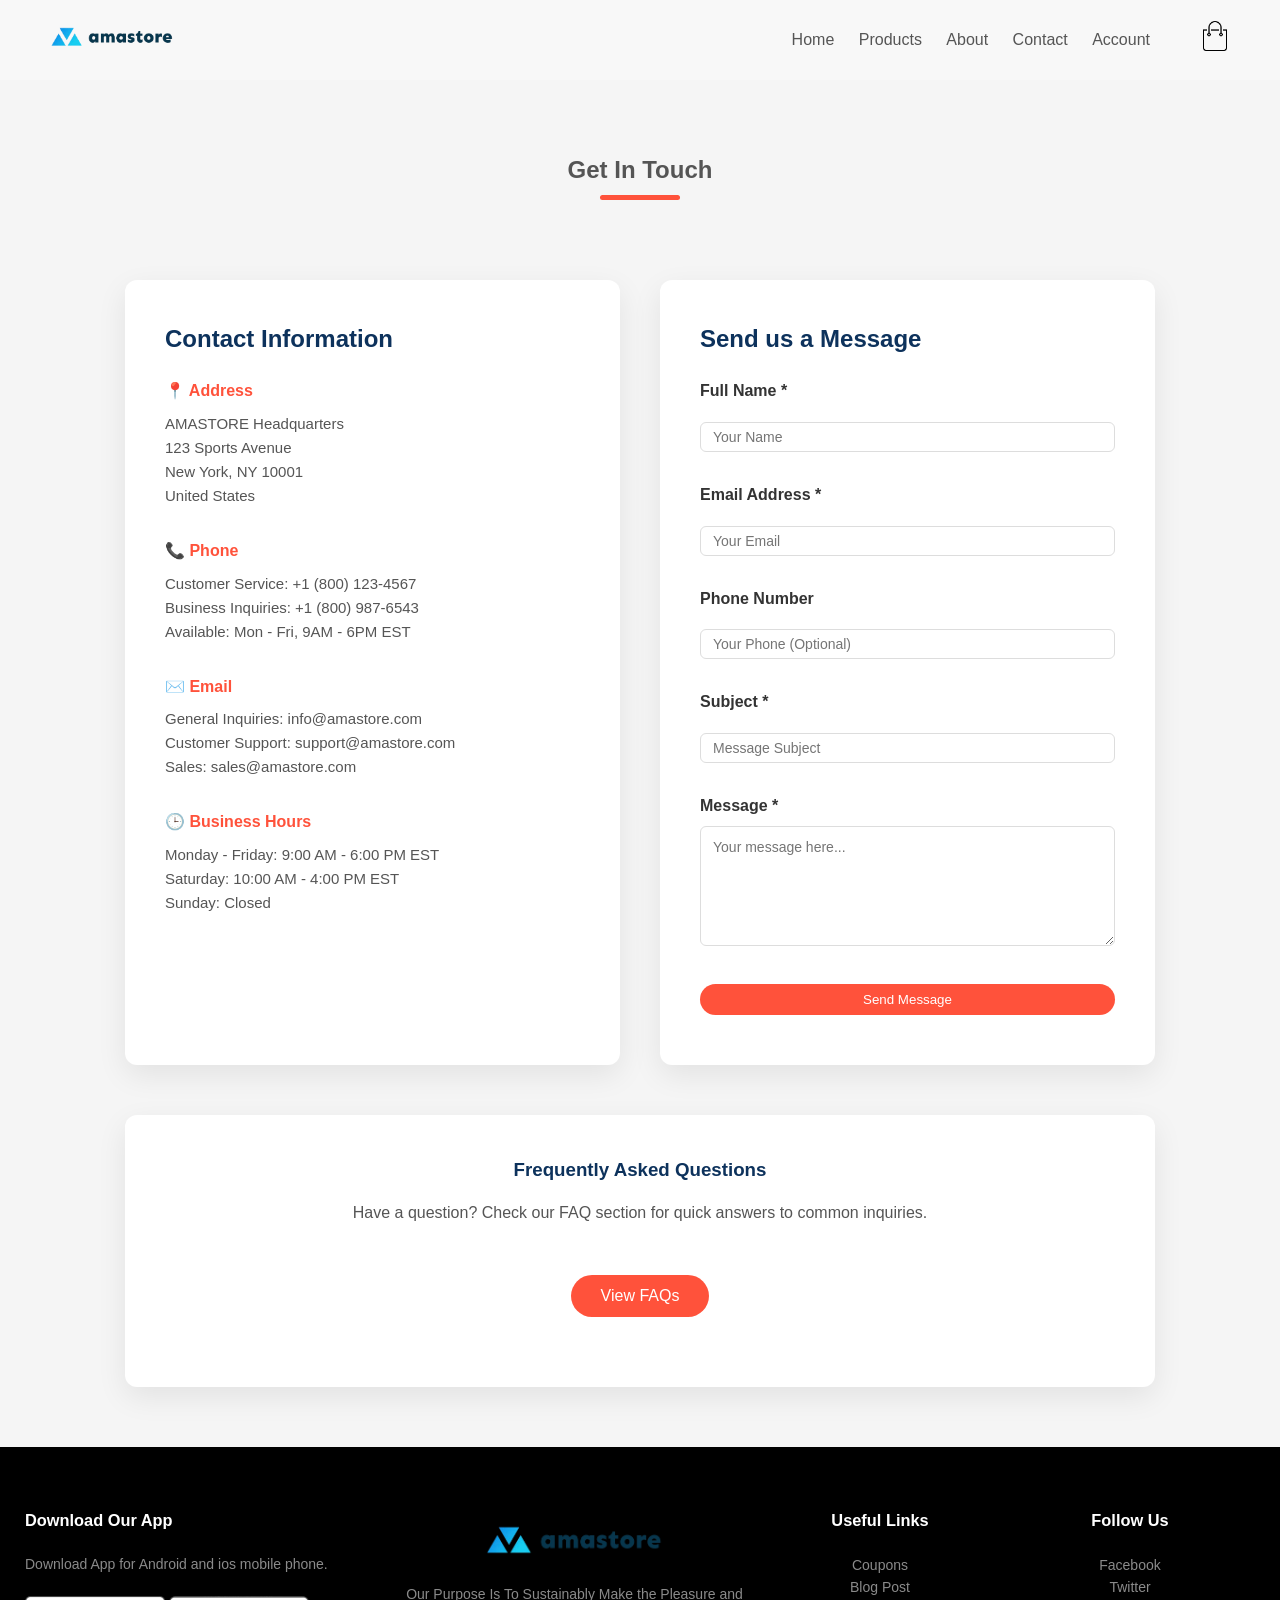
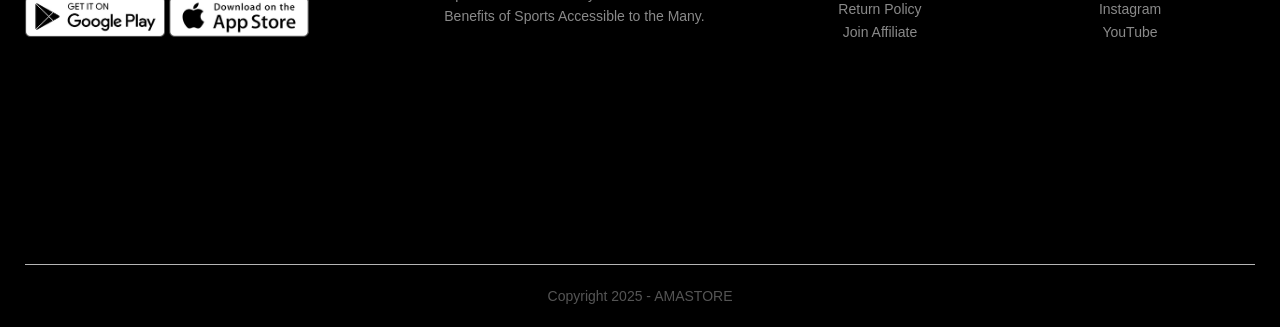
<file: contact.html>
<!DOCTYPE html>
<html lang="en">
<head>
    <meta charset="UTF-8">
    <meta name="viewport" content="width=device-width, initial-scale=1.0">
    <title>Contact Us - AMASTORE | Ecommerce Website</title>
    <link rel="stylesheet" href="style.css">
</head>
<body>
    <div class="container">
        <div class="navbar">
            <div class="logo">
                <a href="index.html"><img src="images/amastore-logo.png" width="125px"></a>
            </div>
            <nav>
                <ul id="MenuItems">
                    <li><a href="index.html">Home</a></li>
                    <li><a href="products.html">Products</a></li>
                    <li><a href="about.html">About</a></li>
                    <li><a href="contact.html">Contact</a></li>
                    <li><a href="account.html">Account</a></li>
                </ul>
            </nav>
            <a href="cart.html"><img src="images/cart.png" width="30px" height="30px"></a>
            <img src="images/menu.png" onclick="menutoggle()" class="menu-icon">
        </div>
    </div>

    <!-- Contact Page Content -->
    <div class="contact-page">
        <div class="small-container">
            <h2 class="title">Get In Touch</h2>

            <div class="contact-container">
                <div class="contact-info">
                    <h3>Contact Information</h3>
                    
                    <div class="contact-info-item">
                        <h4>📍 Address</h4>
                        <p>AMASTORE Headquarters<br>
                        123 Sports Avenue<br>
                        New York, NY 10001<br>
                        United States</p>
                    </div>

                    <div class="contact-info-item">
                        <h4>📞 Phone</h4>
                        <p>Customer Service: +1 (800) 123-4567<br>
                        Business Inquiries: +1 (800) 987-6543<br>
                        Available: Mon - Fri, 9AM - 6PM EST</p>
                    </div>

                    <div class="contact-info-item">
                        <h4>✉️ Email</h4>
                        <p>General Inquiries: info@amastore.com<br>
                        Customer Support: support@amastore.com<br>
                        Sales: sales@amastore.com</p>
                    </div>

                    <div class="contact-info-item">
                        <h4>🕒 Business Hours</h4>
                        <p>Monday - Friday: 9:00 AM - 6:00 PM EST<br>
                        Saturday: 10:00 AM - 4:00 PM EST<br>
                        Sunday: Closed</p>
                    </div>
                </div>

                <div class="contact-form">
                    <h3>Send us a Message</h3>
                    <form>
                        <div class="form-group">
                            <label for="name">Full Name *</label>
                            <input type="text" id="name" name="name" placeholder="Your Name" required>
                        </div>

                        <div class="form-group">
                            <label for="email">Email Address *</label>
                            <input type="email" id="email" name="email" placeholder="Your Email" required>
                        </div>

                        <div class="form-group">
                            <label for="phone">Phone Number</label>
                            <input type="tel" id="phone" name="phone" placeholder="Your Phone (Optional)">
                        </div>

                        <div class="form-group">
                            <label for="subject">Subject *</label>
                            <input type="text" id="subject" name="subject" placeholder="Message Subject" required>
                        </div>

                        <div class="form-group">
                            <label for="message">Message *</label>
                            <textarea id="message" name="message" placeholder="Your message here..." required></textarea>
                        </div>

                        <button type="submit" class="btn">Send Message</button>
                    </form>
                </div>
            </div>

            <div style="background: white; padding: 40px; border-radius: 12px; margin-top: 40px; box-shadow: var(--shadow); text-align: center;">
                <h3 style="color: #0d325c; margin-bottom: 15px;">Frequently Asked Questions</h3>
                <p style="color: #555; margin-bottom: 20px;">Have a question? Check our FAQ section for quick answers to common inquiries.</p>
                <a href="#" class="btn">View FAQs</a>
            </div>
        </div>
    </div>

    <!-- Footer -->
    <div class="footer">
        <div class="container">
            <div class="row">
                <div class="footer-col1">
                    <h3>Download Our App</h3>
                    <p>Download App for Android and ios mobile phone.</p>
                    <div class="app-logo">
                        <img src="images/play-store.png">
                        <img src="images/app-store.png">
                    </div>
                </div>
                <div class="footer-col2">
                    <img src="images/amastore-logo.png">
                    <p>Our Purpose Is To Sustainably Make the Pleasure and Benefits of Sports Accessible to the Many.</p>
                </div>
                <div class="footer-col3">
                    <h3>Useful Links</h3>
                    <ul>
                        <li>Coupons</li>
                        <li>Blog Post</li>
                        <li>Return Policy</li>
                        <li>Join Affiliate</li>
                    </ul>
                </div>
                <div class="footer-col4">
                    <h3>Follow Us</h3>
                    <ul>
                        <li>Facebook</li>
                        <li>Twitter</li>
                        <li>Instagram</li>
                        <li>YouTube</li>
                    </ul>
                </div>
            </div>
            <hr>
            <p class="copyright"><a href="">Copyright 2025 - AMASTORE</a></p>
        </div>
    </div>
</body>
</html>
</file>
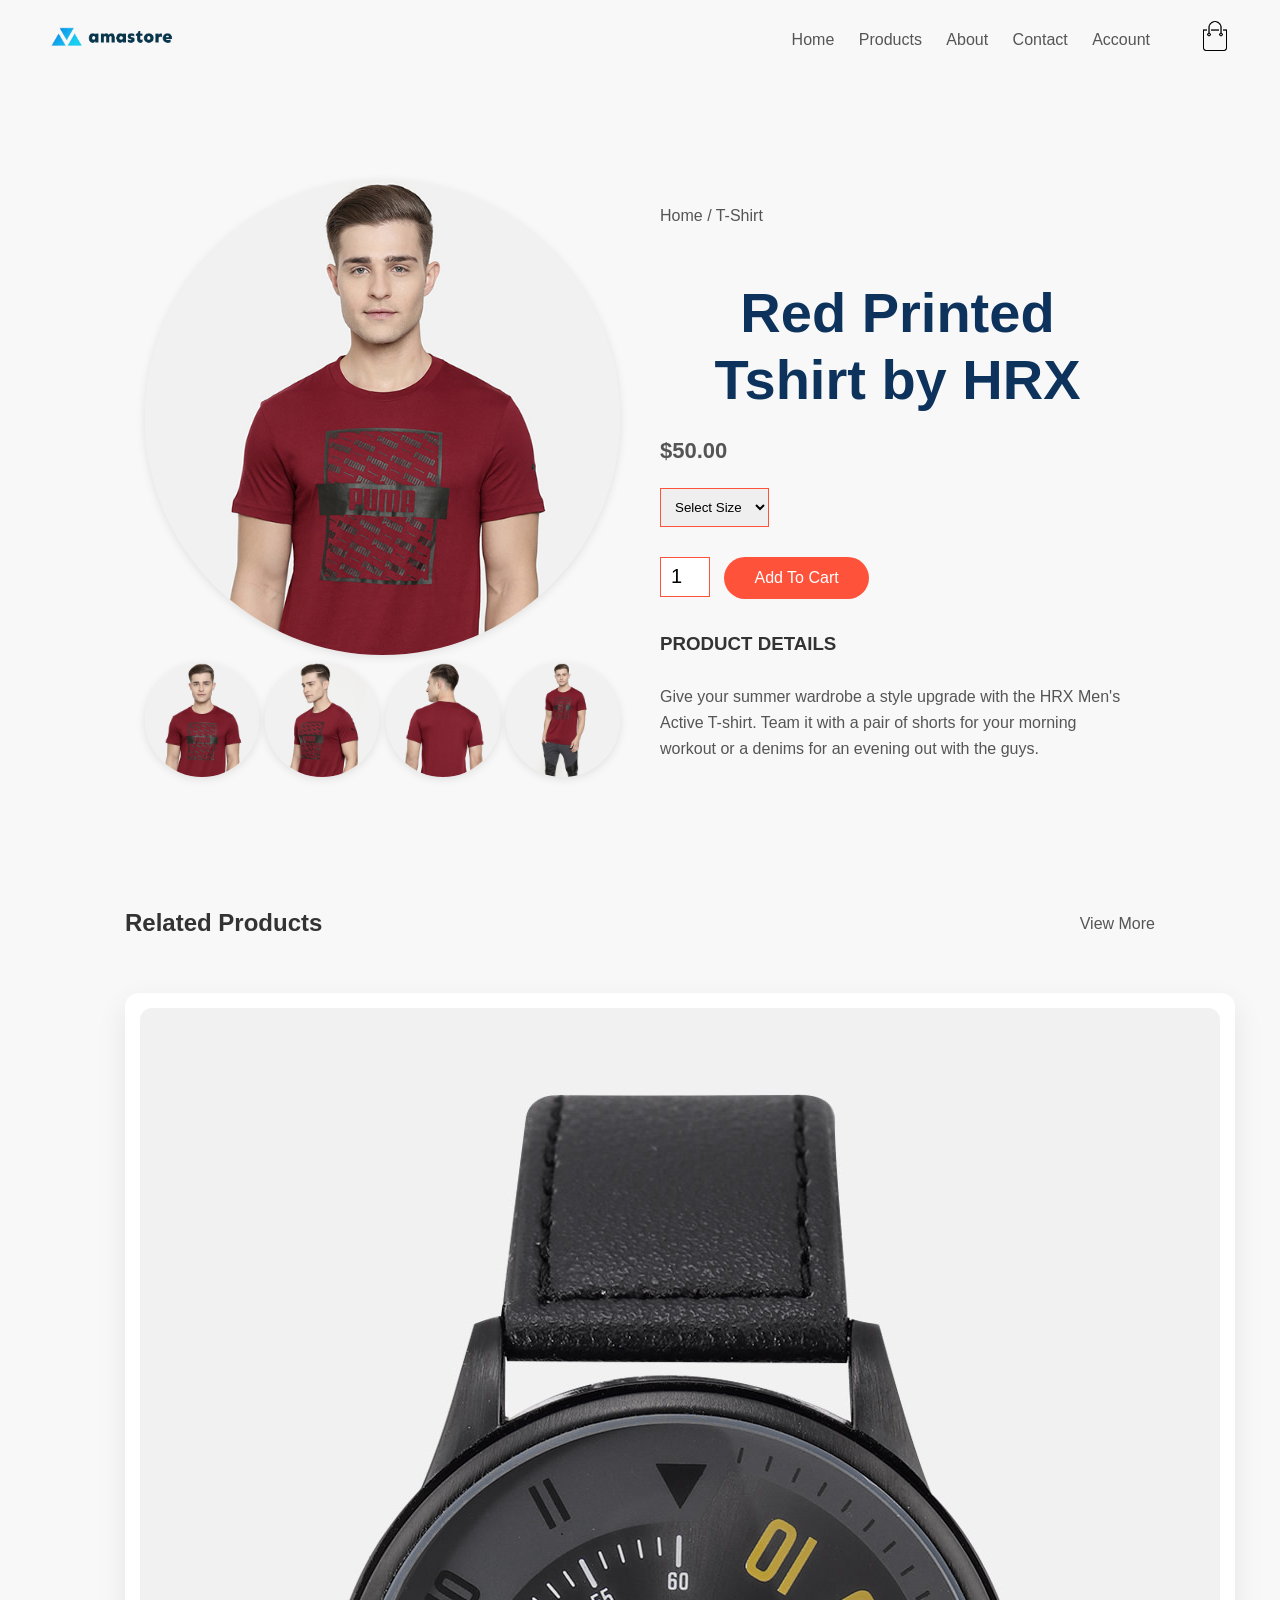
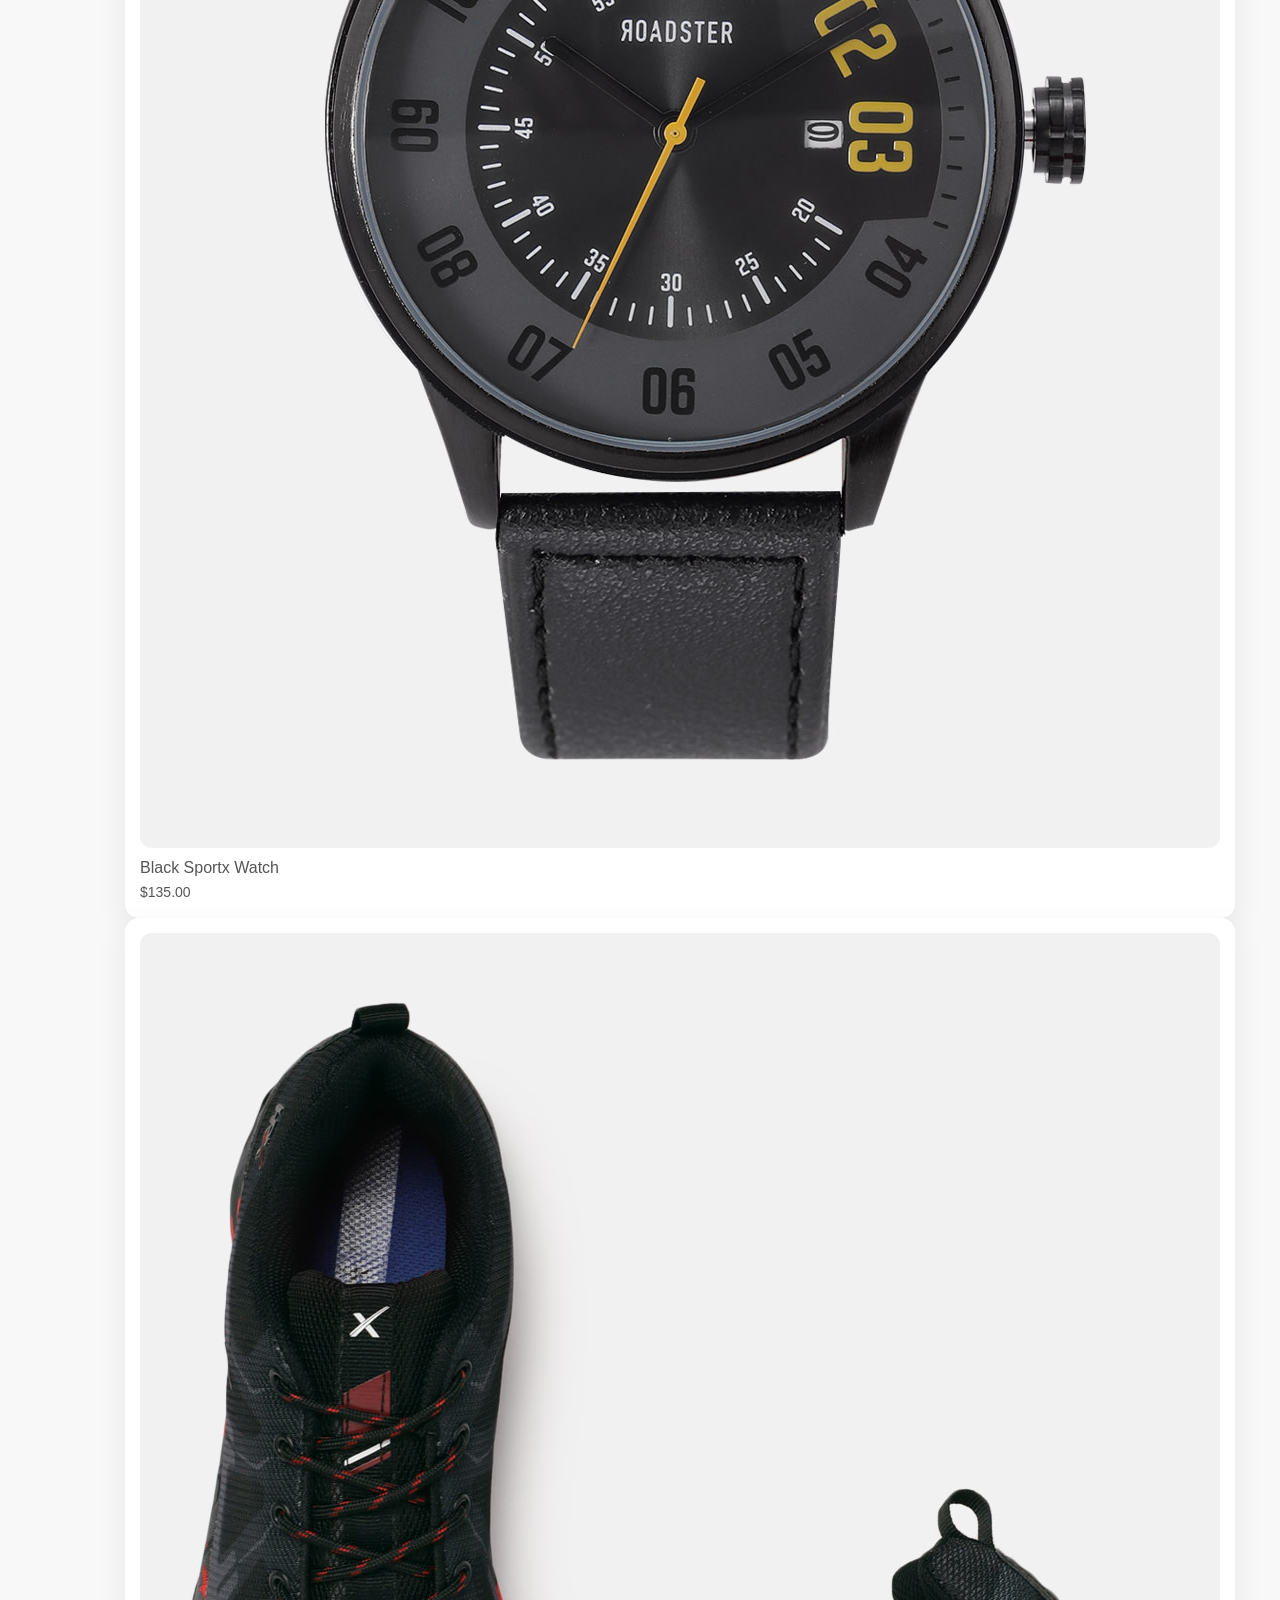
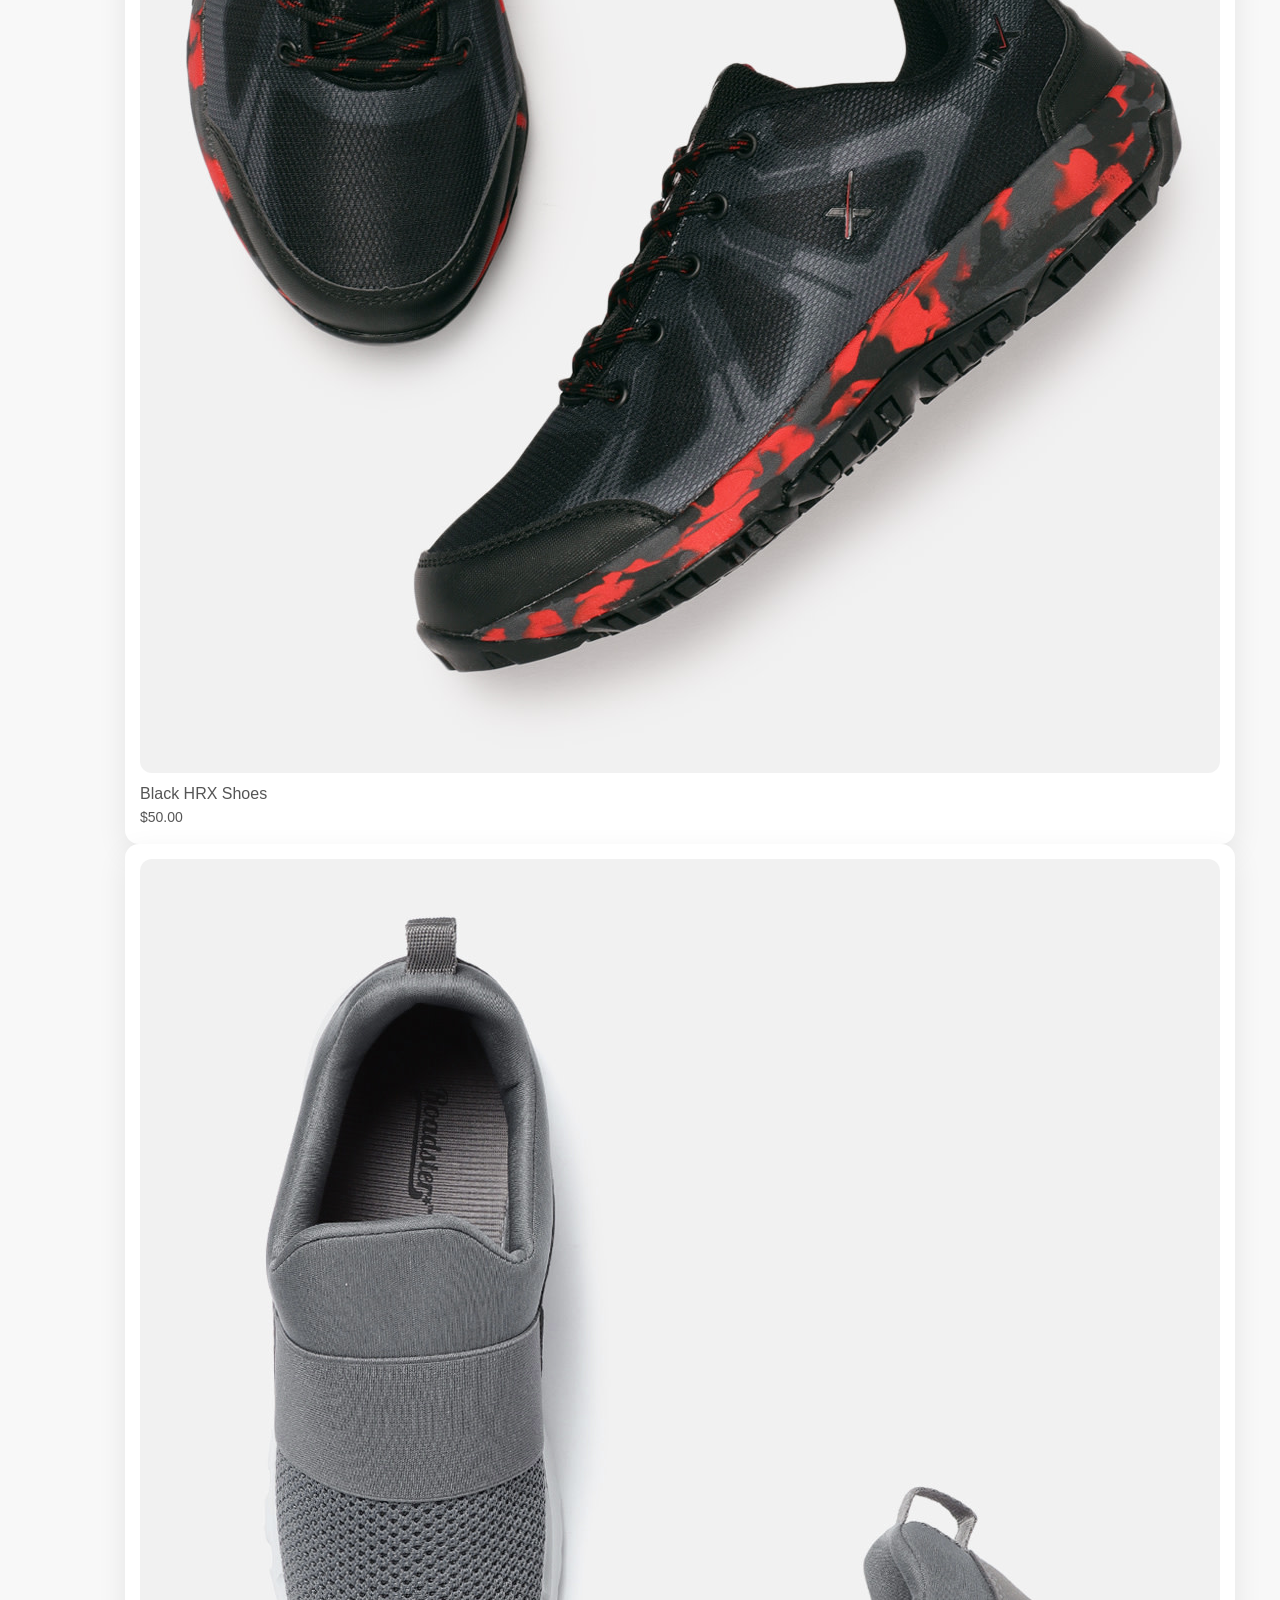
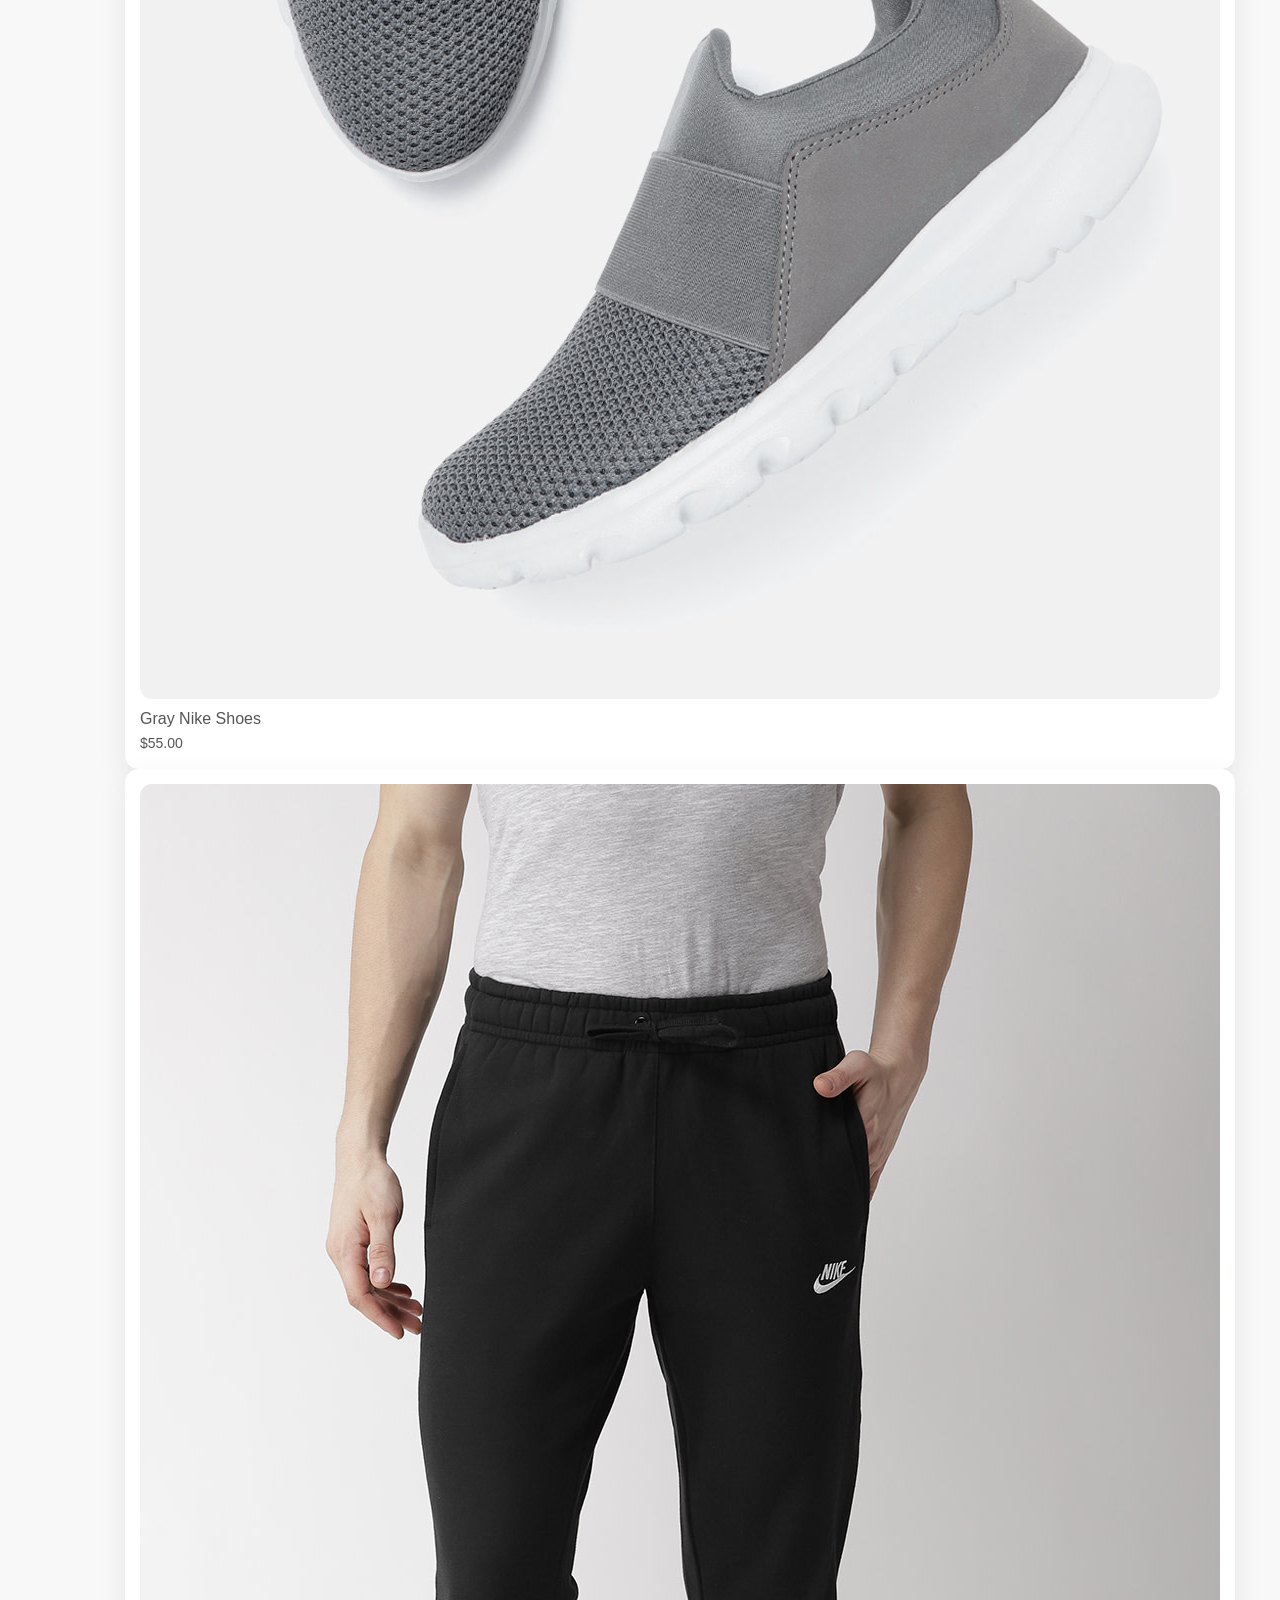
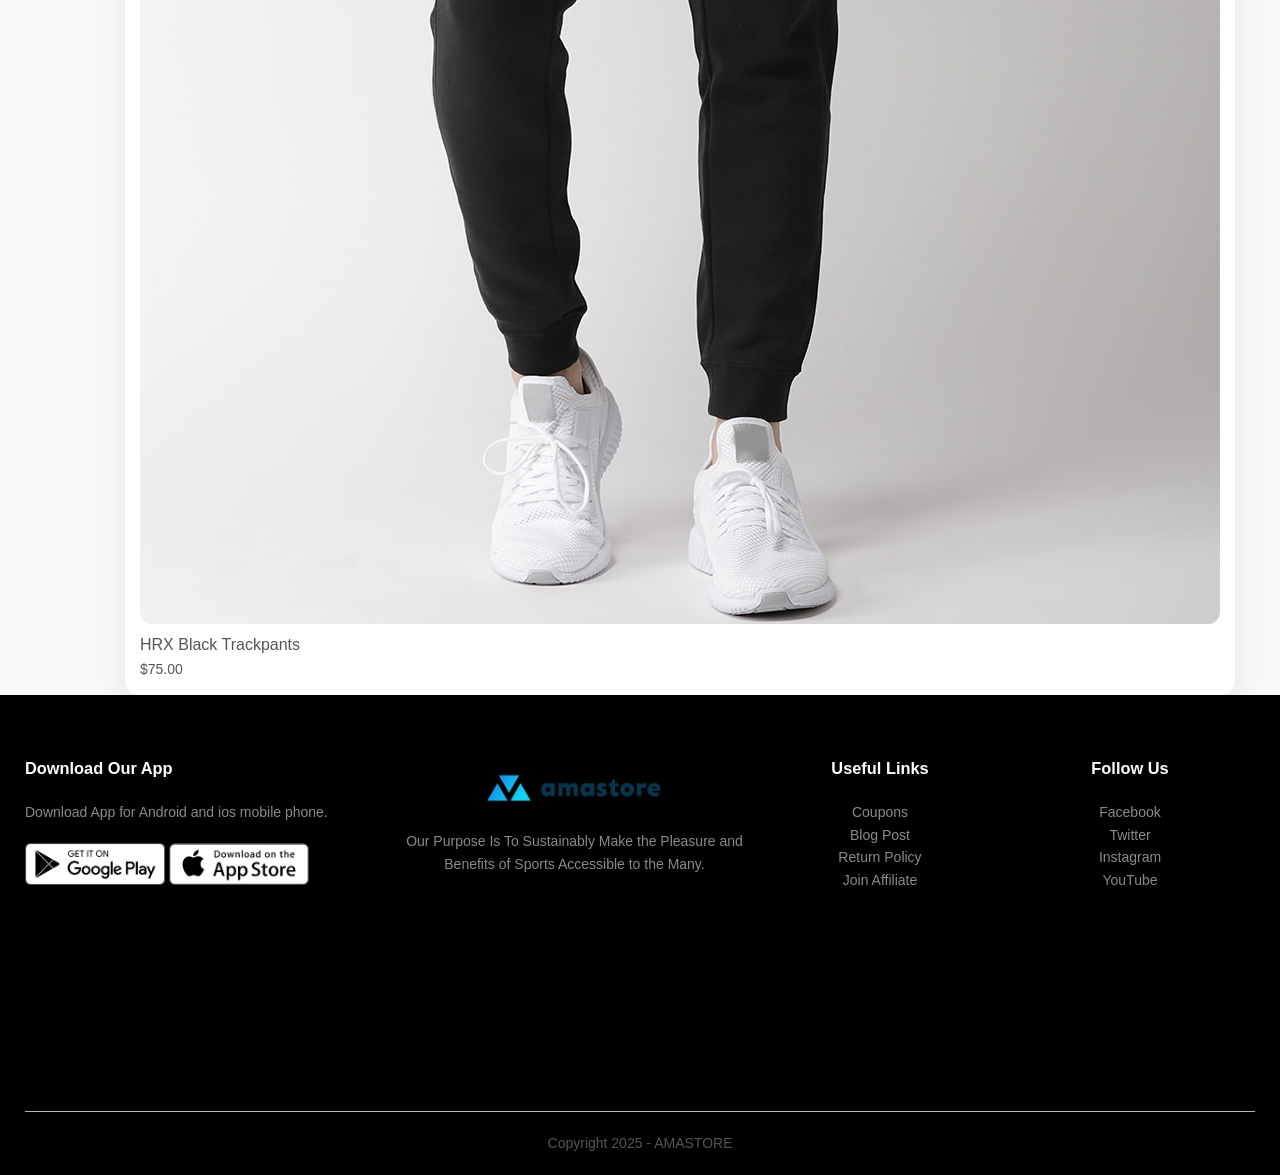
<file: product-details.html>
<!DOCTYPE html>
<html lang="en">
<head>
    <meta charset="UTF-8">
    <meta name="viewport" content="width=device-width, initial-scale=1.0">
    <title> AMASTORE | Ecommerce Website </title>
    <link rel="stylesheet" href="style.css">
   
</head>
<body>
       <div class="container">
          <div class="navbar">
              <div class="logo">
                  <a href="index.html"><img src="images/amastore-logo.png" width="125px"></a>
              </div>
              <nav>
               <ul id="MenuItems">
                   <li><a href="index.html">Home</a></li>
                   <li><a href="products.html">Products</a></li>
                   <li><a href="about.html">About</a></li>
                   <li><a href="contact.html">Contact</a></li>
                   <li><a href="account.html">Account</a></li>
               </ul>
              </nav>
              <a href="cart.html"><img src="images/cart.png" width="30px" height="30px"></a>
              <img src="images/menu.png" onclick="menutoggle()" class="menu-icon">
          </div>
          
       </div>


<!-----single-product----->
<div class="small-container single-product">
    <div class="row">
        <div class="col-2">
            <img src="images/gallery-1.jpg" width="100%" id="ProductImg">
            <div class="small-img-row">
               <div class="small-img-col">
                   <img src="images/gallery-1.jpg" class="small-img" width="100%">
               </div>
               <div class="small-img-col">
                   <img src="images/gallery-2.jpg" class="small-img" width="100%">
               </div>
               <div class="small-img-col">
                   <img src="images/gallery-3.jpg" class="small-img" width="100%">
               </div>
               <div class="small-img-col">
                   <img src="images/gallery-4.jpg" class="small-img" width="100%">
               </div>
    
            </div>
            
        </div>
        <div class="col-2">
            <p>Home / T-Shirt</p>
            <h1>Red Printed Tshirt by HRX</h1>
            <h4>$50.00</h4>
            
            <select>
               <option>Select Size</option>
               <option>XXL</option>
               <option>XL</option>
               <option>Large</option>
               <option>Midium</option>
               <option>Small</option>
           </select>
            
            <input type="number" value="1">
            <a href="cart.html" class="btn">Add To Cart</a>
            
            <h3>PRODUCT DETAILS <i class="fa fa-indent"></i></h3>
            <br>
            <p>Give your summer wardrobe a style upgrade with the HRX Men's Active T-shirt. Team it with a pair of shorts for your morning workout or a denims for an evening out with the guys.</p>
        </div>
    </div>
</div>
<!----- title --->
<div class="small-container">
   <div class="row row-2">
       <h2>Related Products</h2>
       <p>View More</p>
   </div>
    
</div>

<!---- Our Products ----->
<div class="small-container">
         
             <div class="row">
               <div class="col-4">
                   <img src="images/product-9.jpg">
                   <h4>Black Sportx Watch</h4>
                   <div class="rating">
                       <i class="fa fa-star"></i>
                       <i class="fa fa-star"></i>
                       <i class="fa fa-star"></i>
                       <i class="fa fa-star"></i>
                       <i class="fa fa-star-o"></i>
                   </div>
                   <p>$135.00</p> 
               </div> 
               <div class="col-4">
                   <img src="images/product-10.jpg">
                   <h4>Black HRX Shoes</h4>
                   <div class="rating">
                       <i class="fa fa-star"></i>
                       <i class="fa fa-star"></i>
                       <i class="fa fa-star"></i>
                       <i class="fa fa-star"></i>
                       <i class="fa fa-star-half-o"></i>
                   </div>
                   <p>$50.00</p>
               </div> 
               <div class="col-4">
                   <img src="images/product-11.jpg">
                   <h4>Gray Nike Shoes</h4>
                   <div class="rating">
                       <i class="fa fa-star"></i>
                       <i class="fa fa-star"></i>
                       <i class="fa fa-star"></i>
                       <i class="fa fa-star"></i>
                       <i class="fa fa-star-half-o"></i>
                   </div>
                   <p>$55.00</p>
               </div> 
                <div class="col-4">
                   <img src="images/product-12.jpg">
                   <h4>HRX Black Trackpants</h4>
                   <div class="rating">
                       <i class="fa fa-star"></i>
                       <i class="fa fa-star"></i>
                       <i class="fa fa-star"></i>
                       <i class="fa fa-star"></i>
                       <i class="fa fa-star-o"></i>
                   </div>
                   <p>$75.00</p>
               </div> 
           </div>
           
       </div>
  


<!---Footer----> 

<div class="footer">
    <div class="container">
        <div class="row">
            <div class="footer-col1">
               <h3>Download Our App</h3>
                <p>Download App for Android and ios mobile phone.</p>
                <div class="app-logo">
                    <img src="images/play-store.png">
                    <img src="images/app-store.png">
                </div>
            </div>
            <div class="footer-col2">
               <img src="images/amastore-logo.png">
                <p>Our Purpose Is To Sustainably Make the Pleasure and Benefits of Sports Accessible to the Many.</p>
            </div>
            <div class="footer-col3">
               <h3>Useful Links</h3>
                <ul>
                    <li>Coupons</li>
                    <li>Blog Post</li>
                    <li>Return Policy</li>
                    <li>Join Affiliate</li>
                </ul>
            </div>
            <div class="footer-col4">
               <h3>Follow Us</h3>
                <ul>
                    <li>Facebook</li>
                    <li>Twitter</li>
                    <li>Instagram</li>
                    <li>YouTube</li>
                </ul>
            </div>
        </div>
        <hr>
        <p class="copyright"><a href="">Copyright 2025 - AMASTORE</a></p>
    </div>
    
</div>






</body>
</html>
</file>
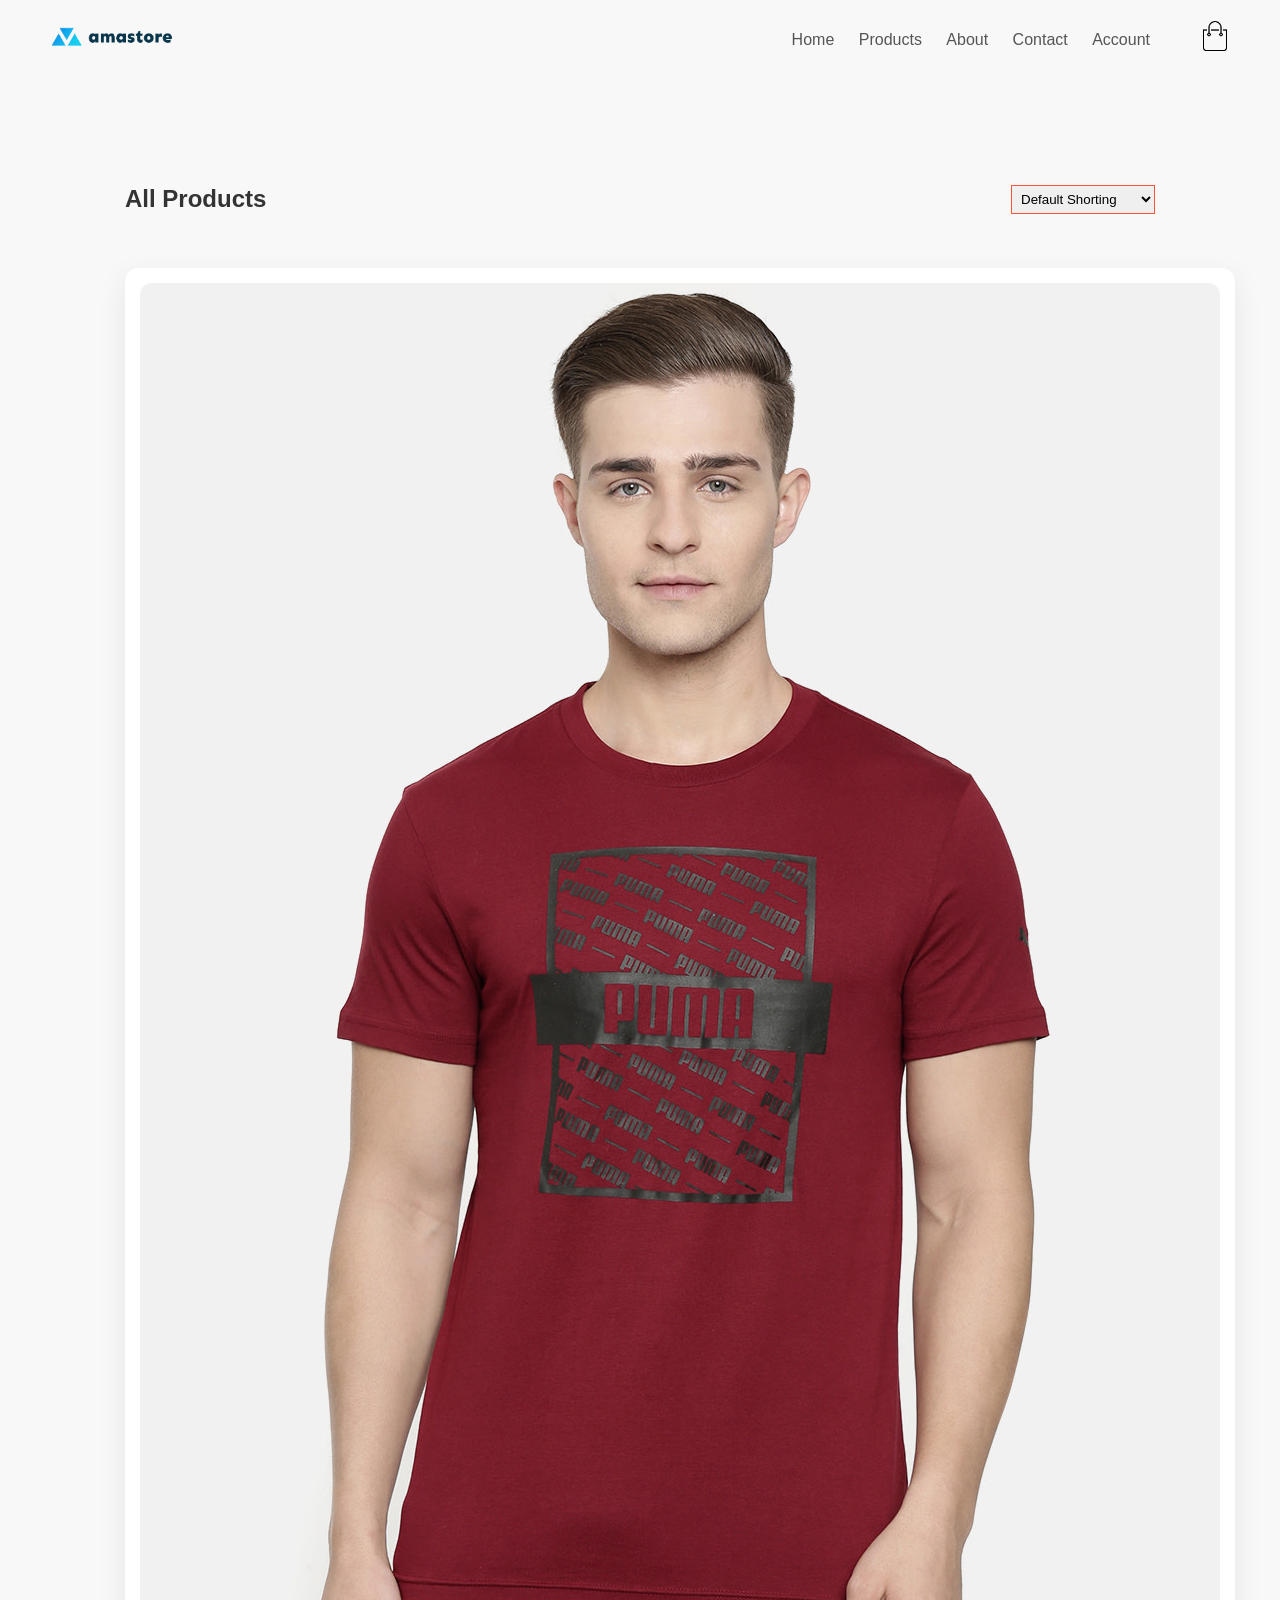
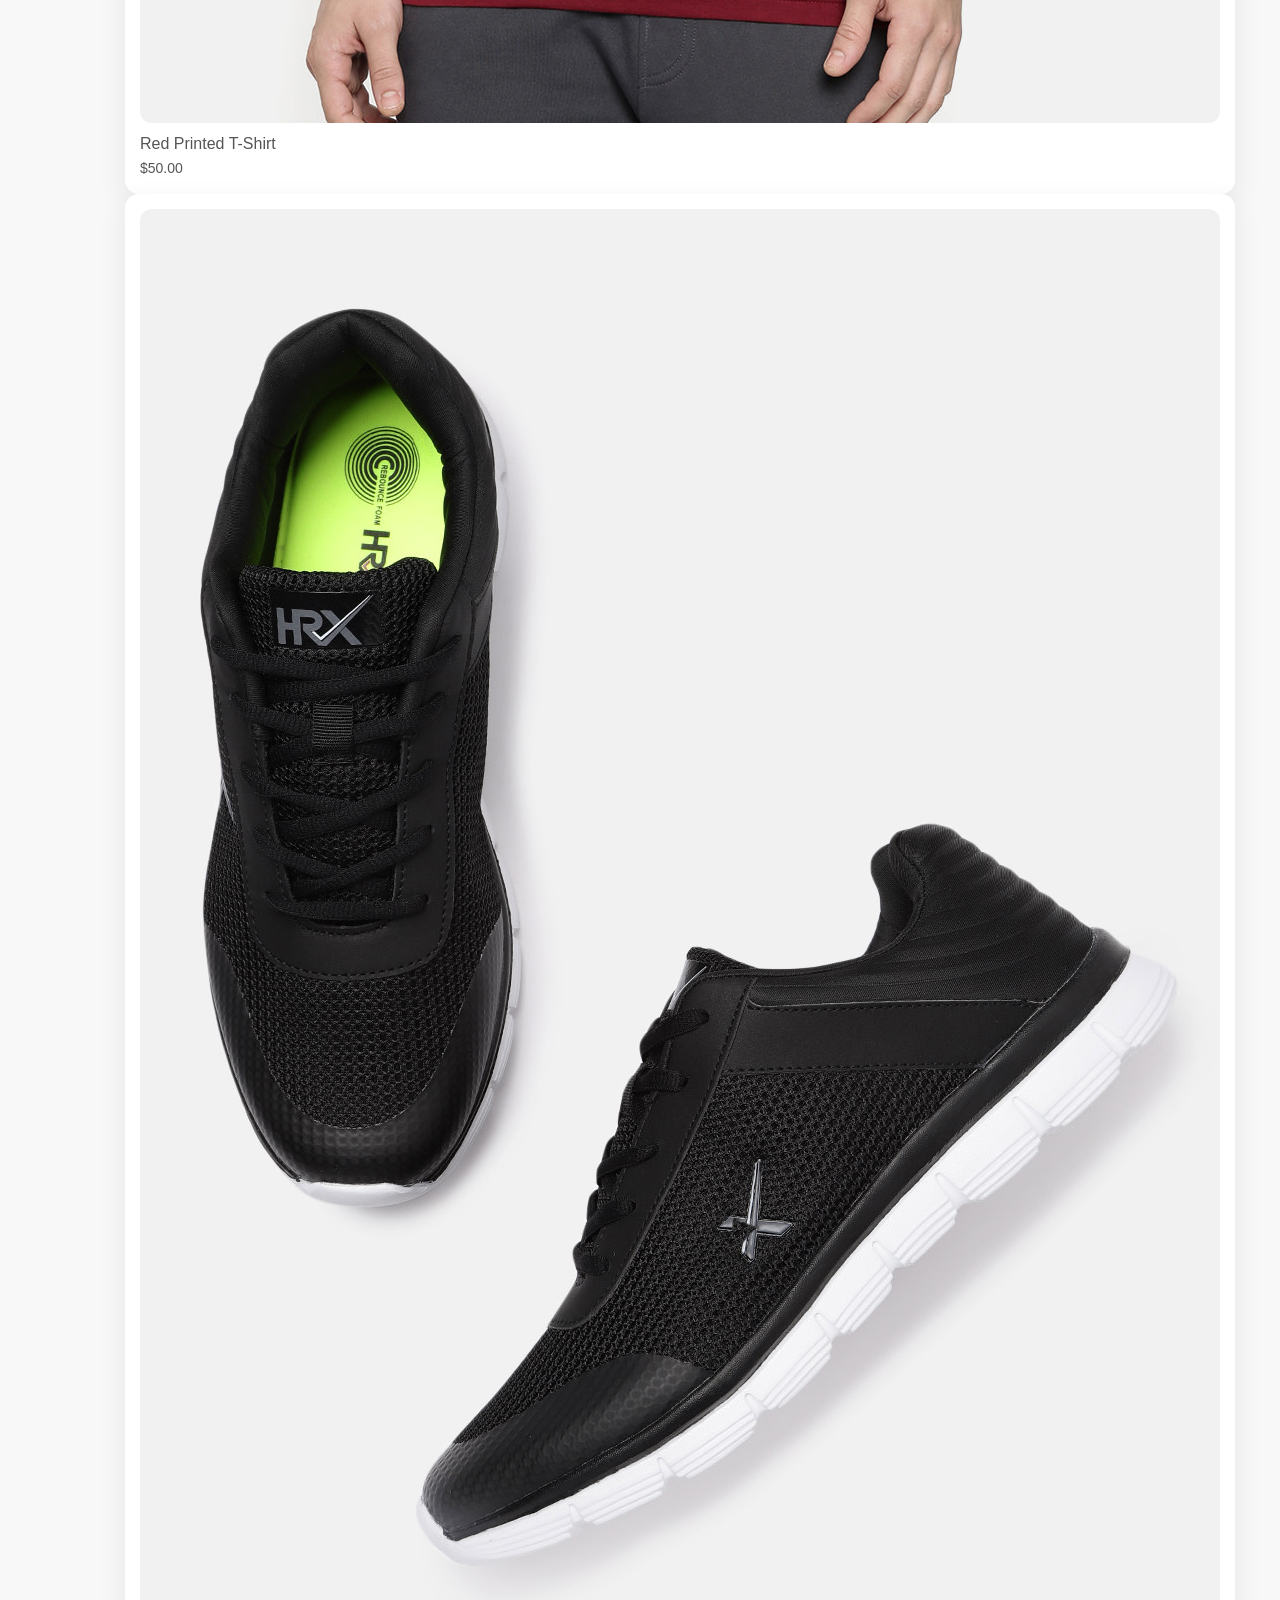
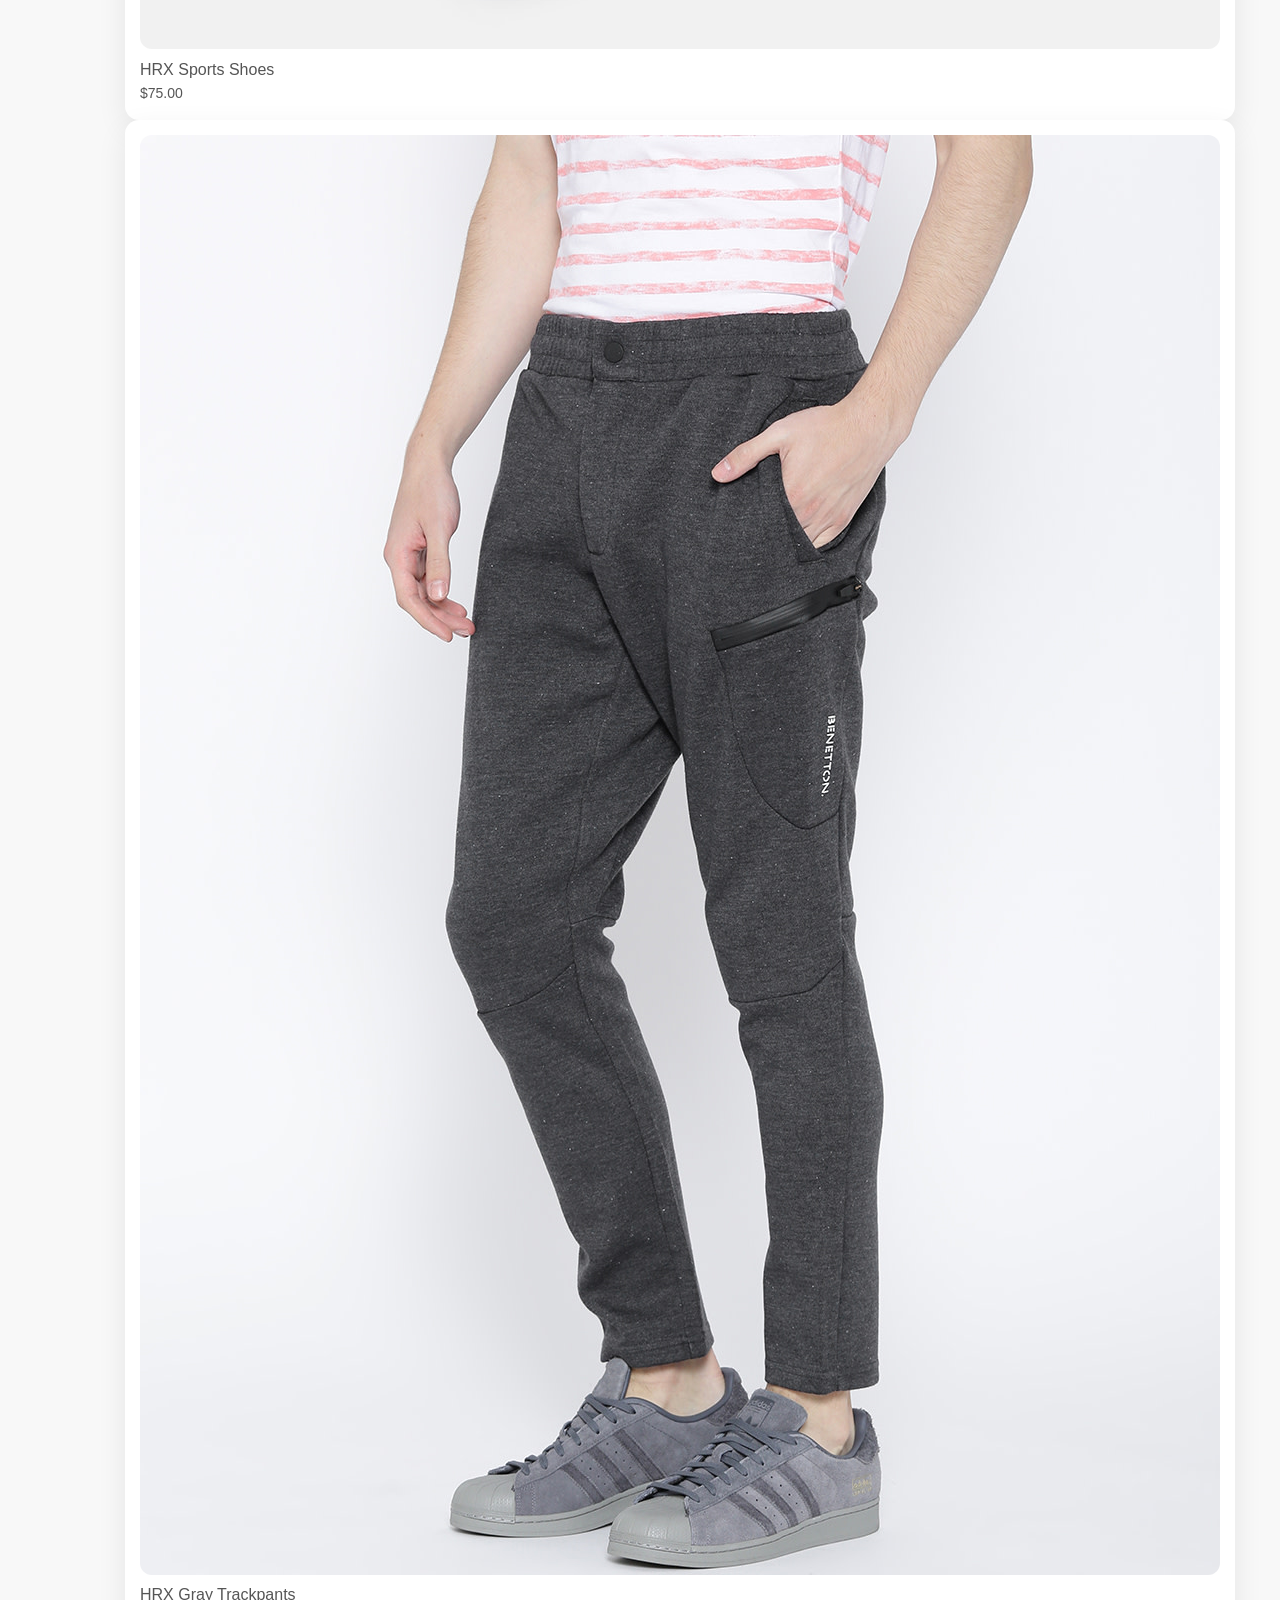
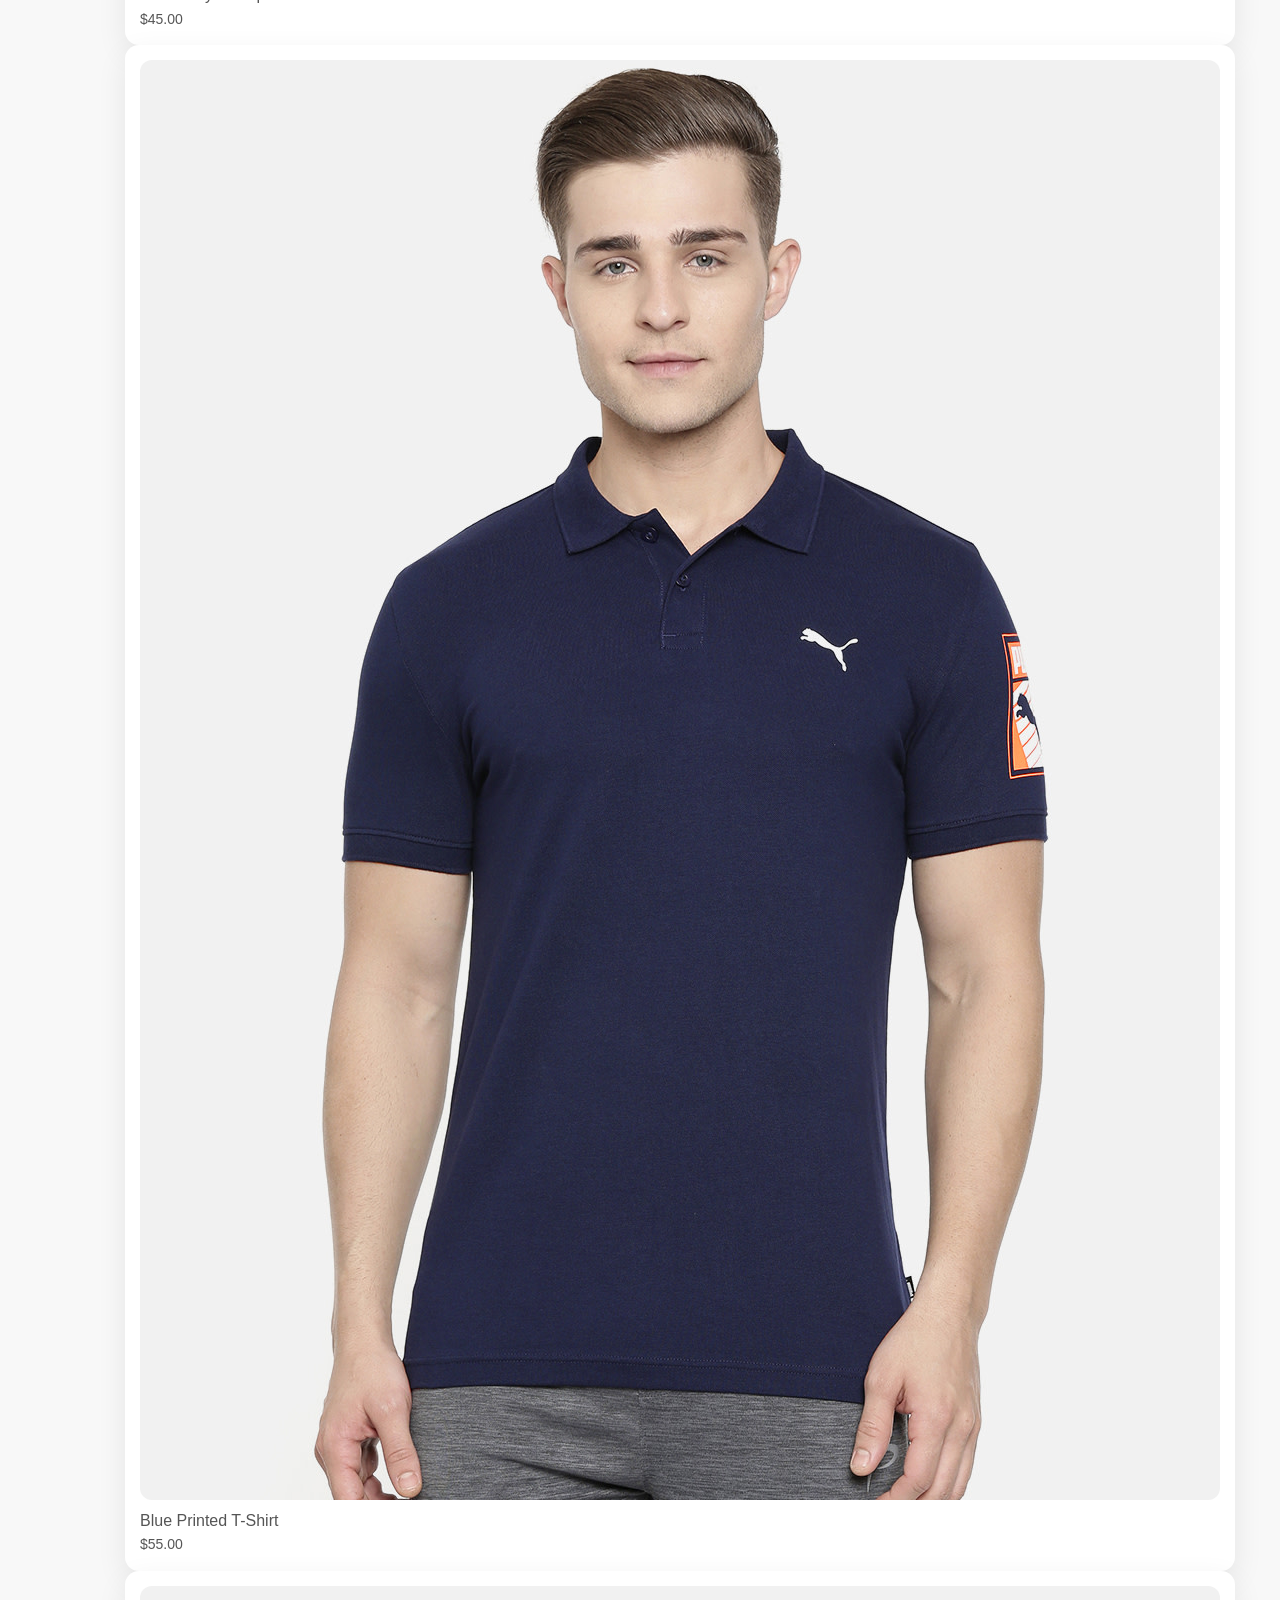
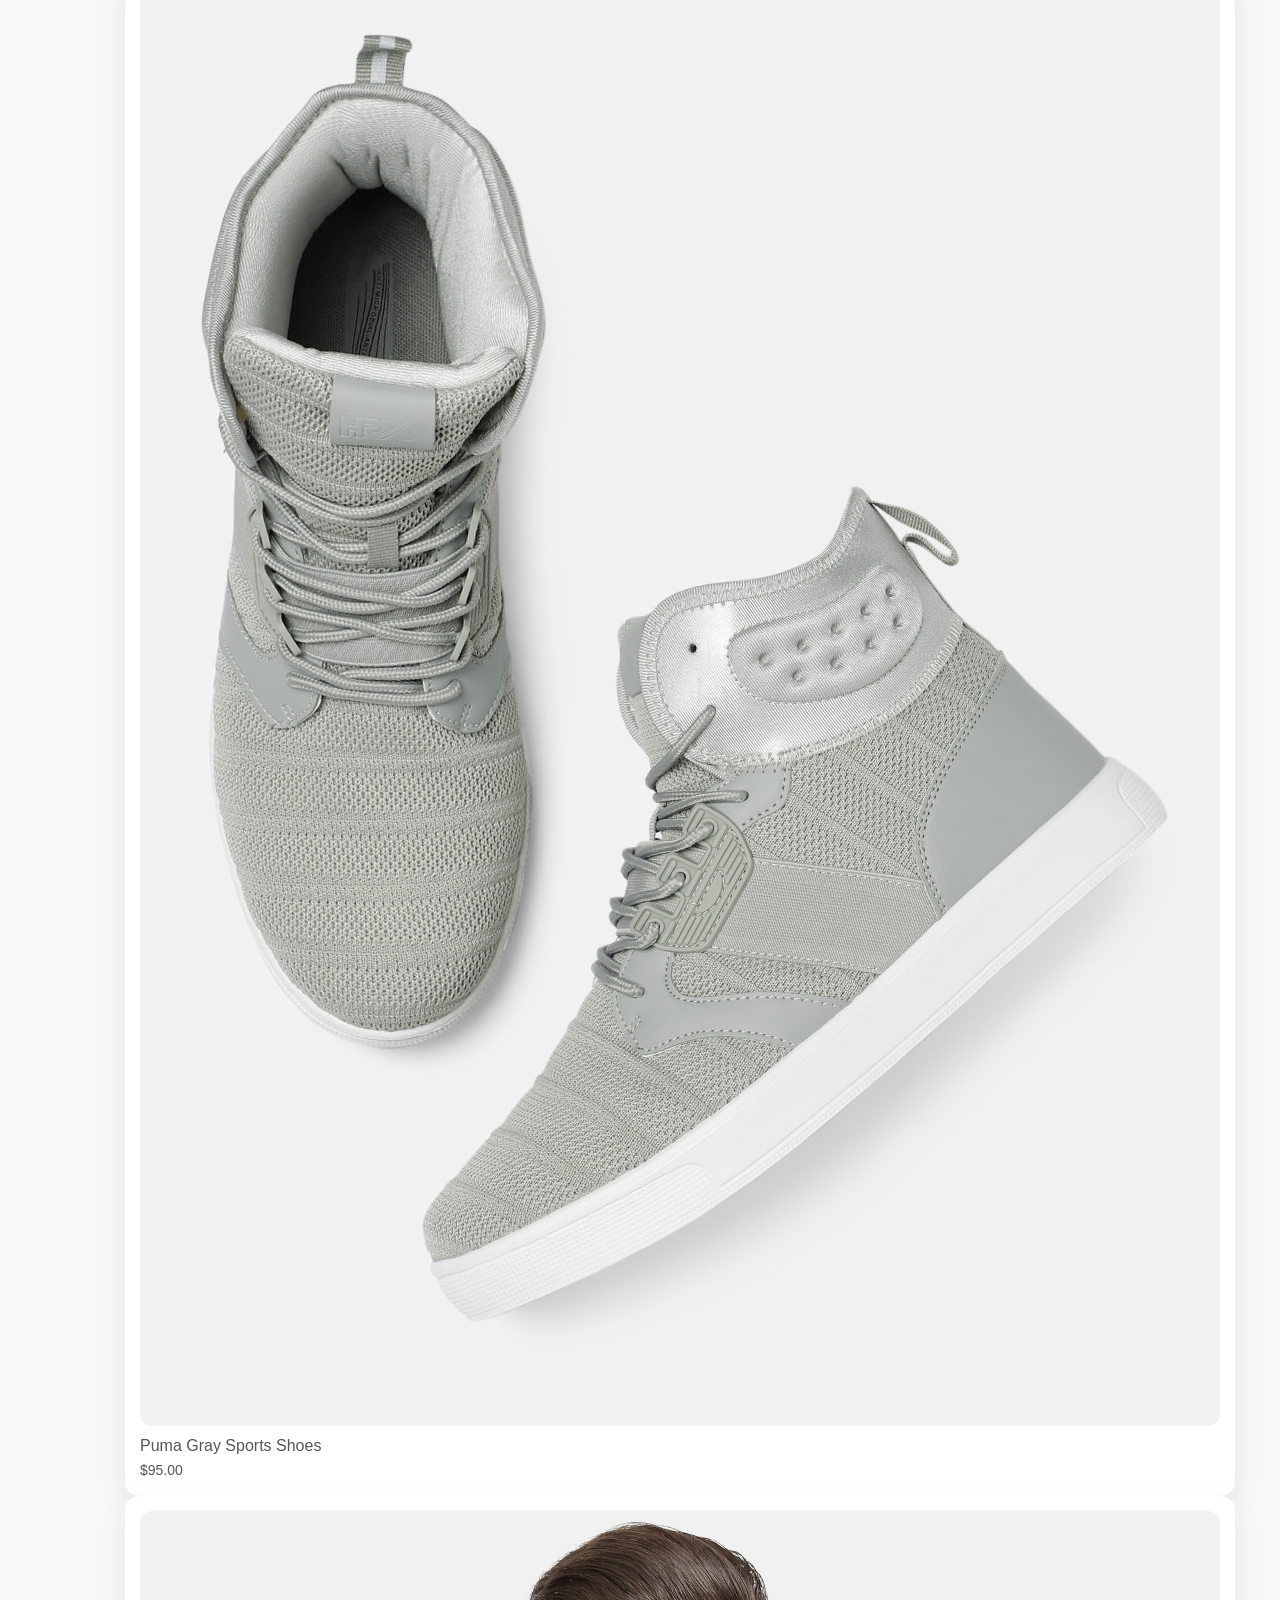
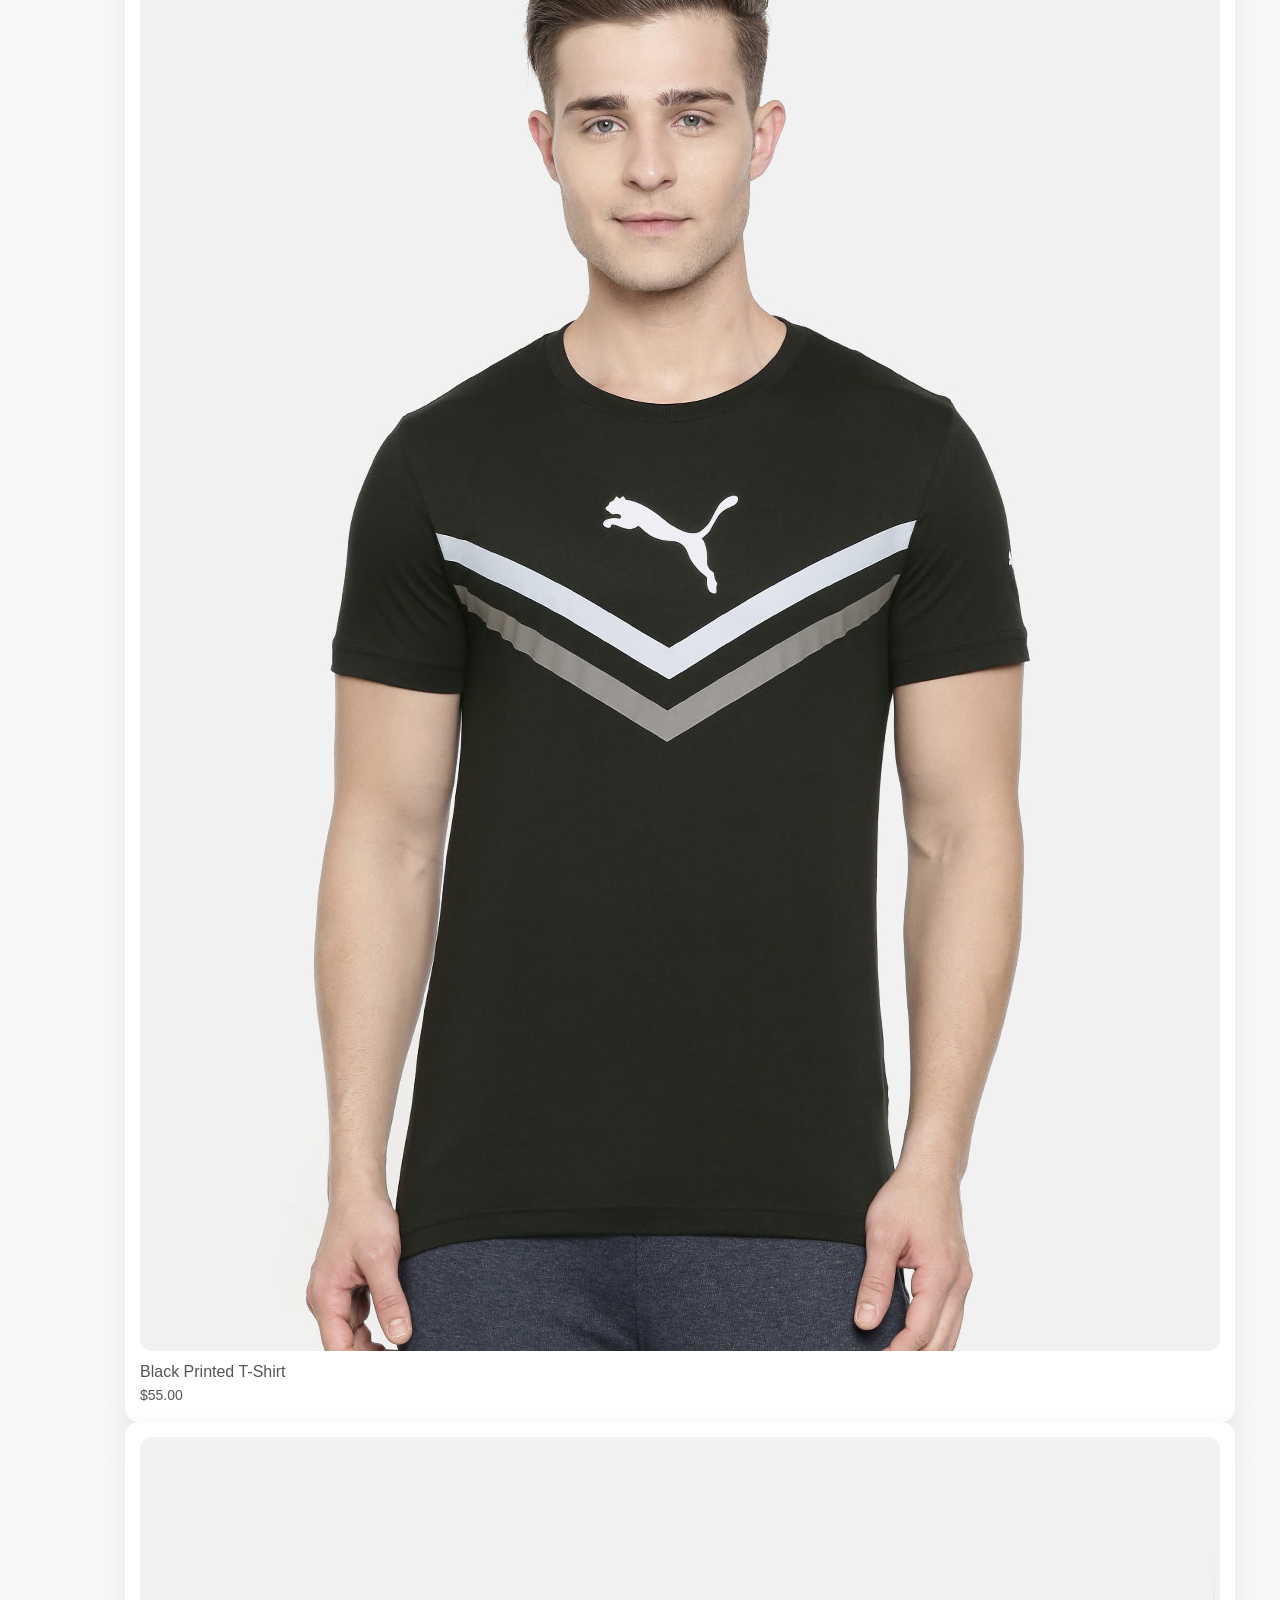
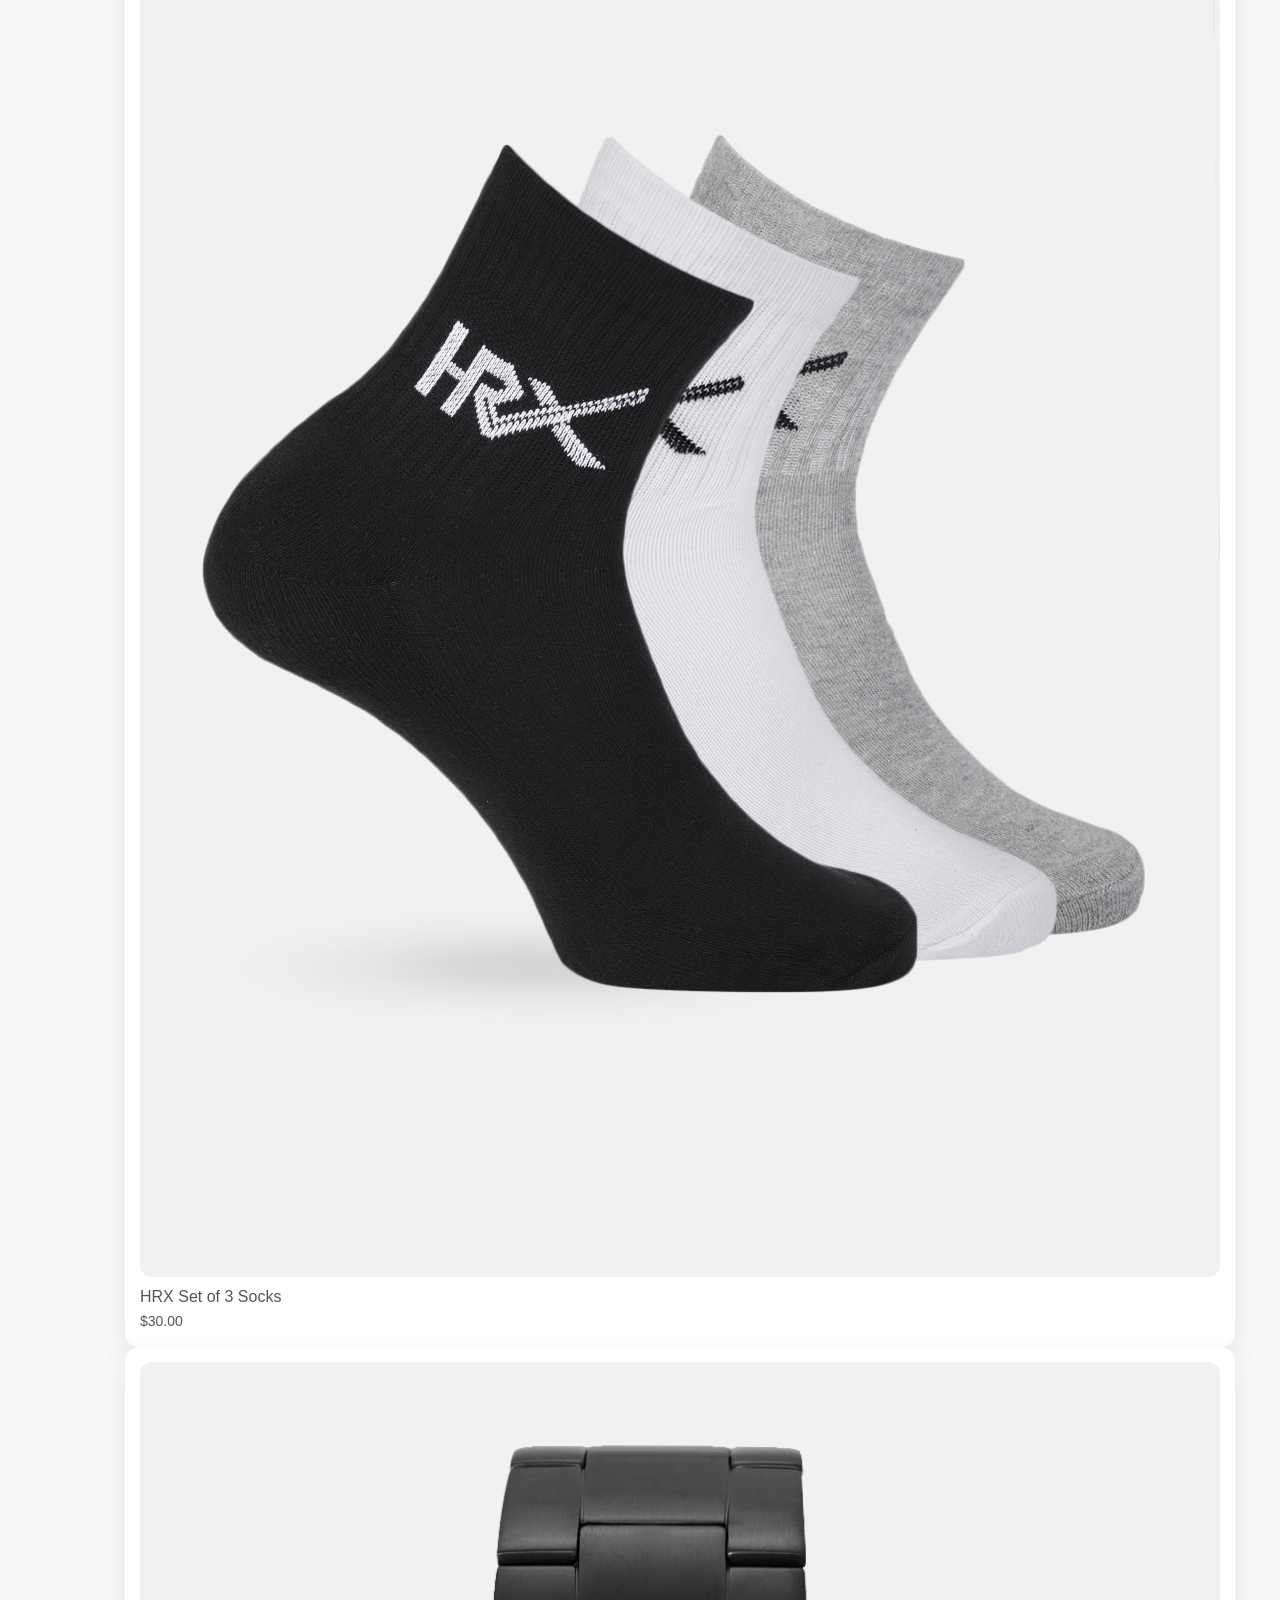
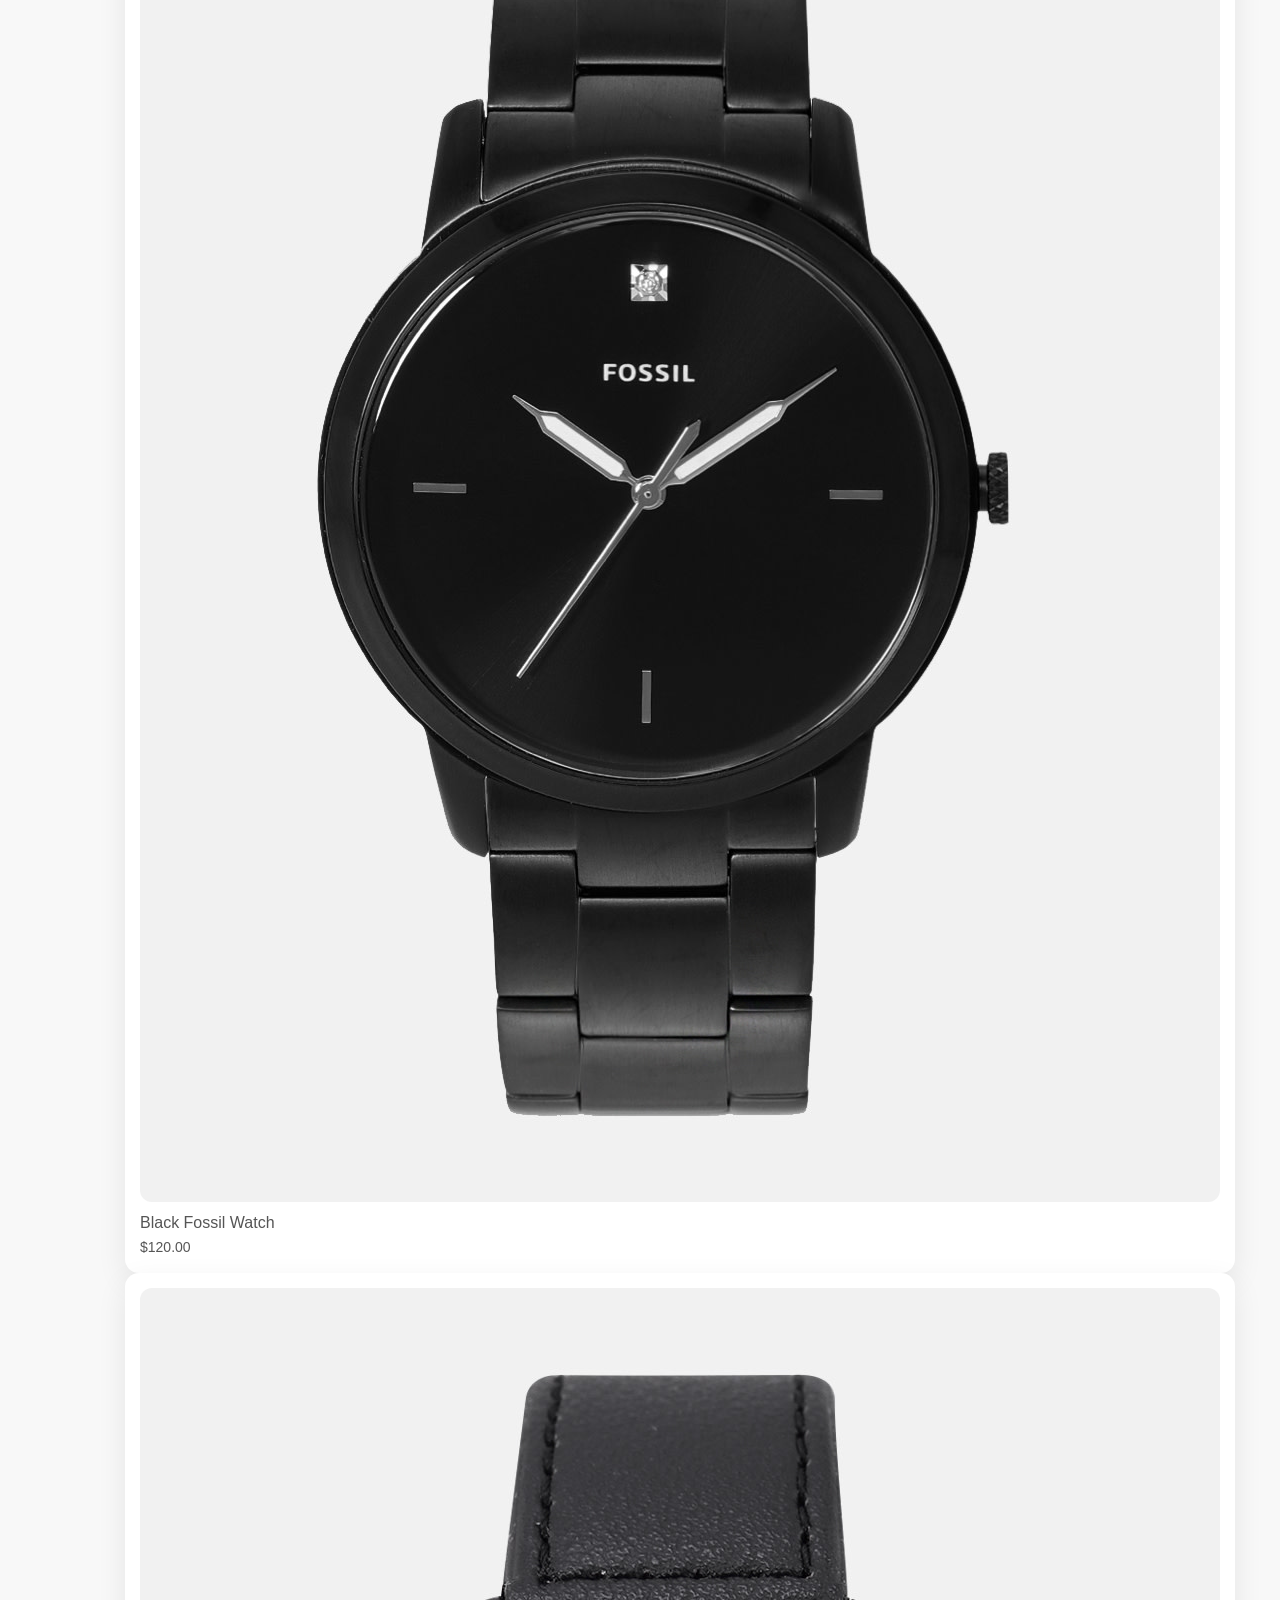
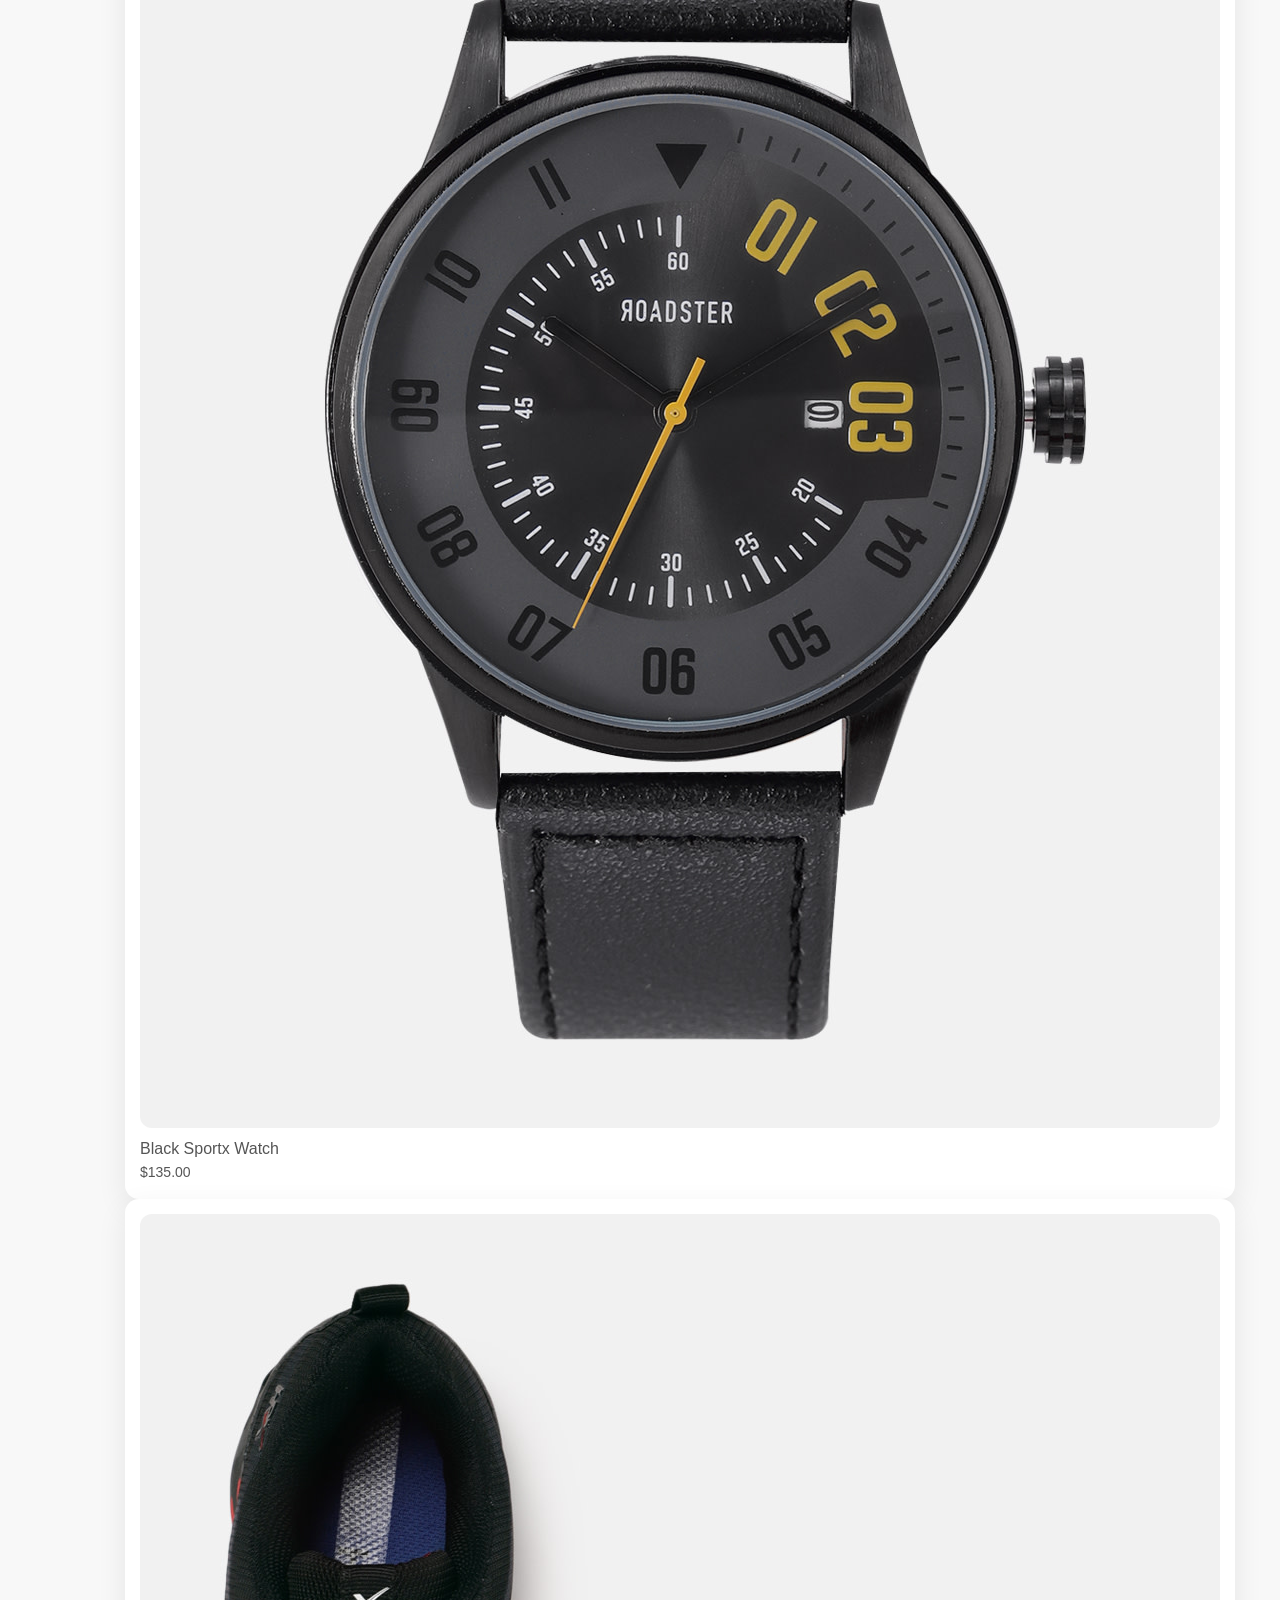
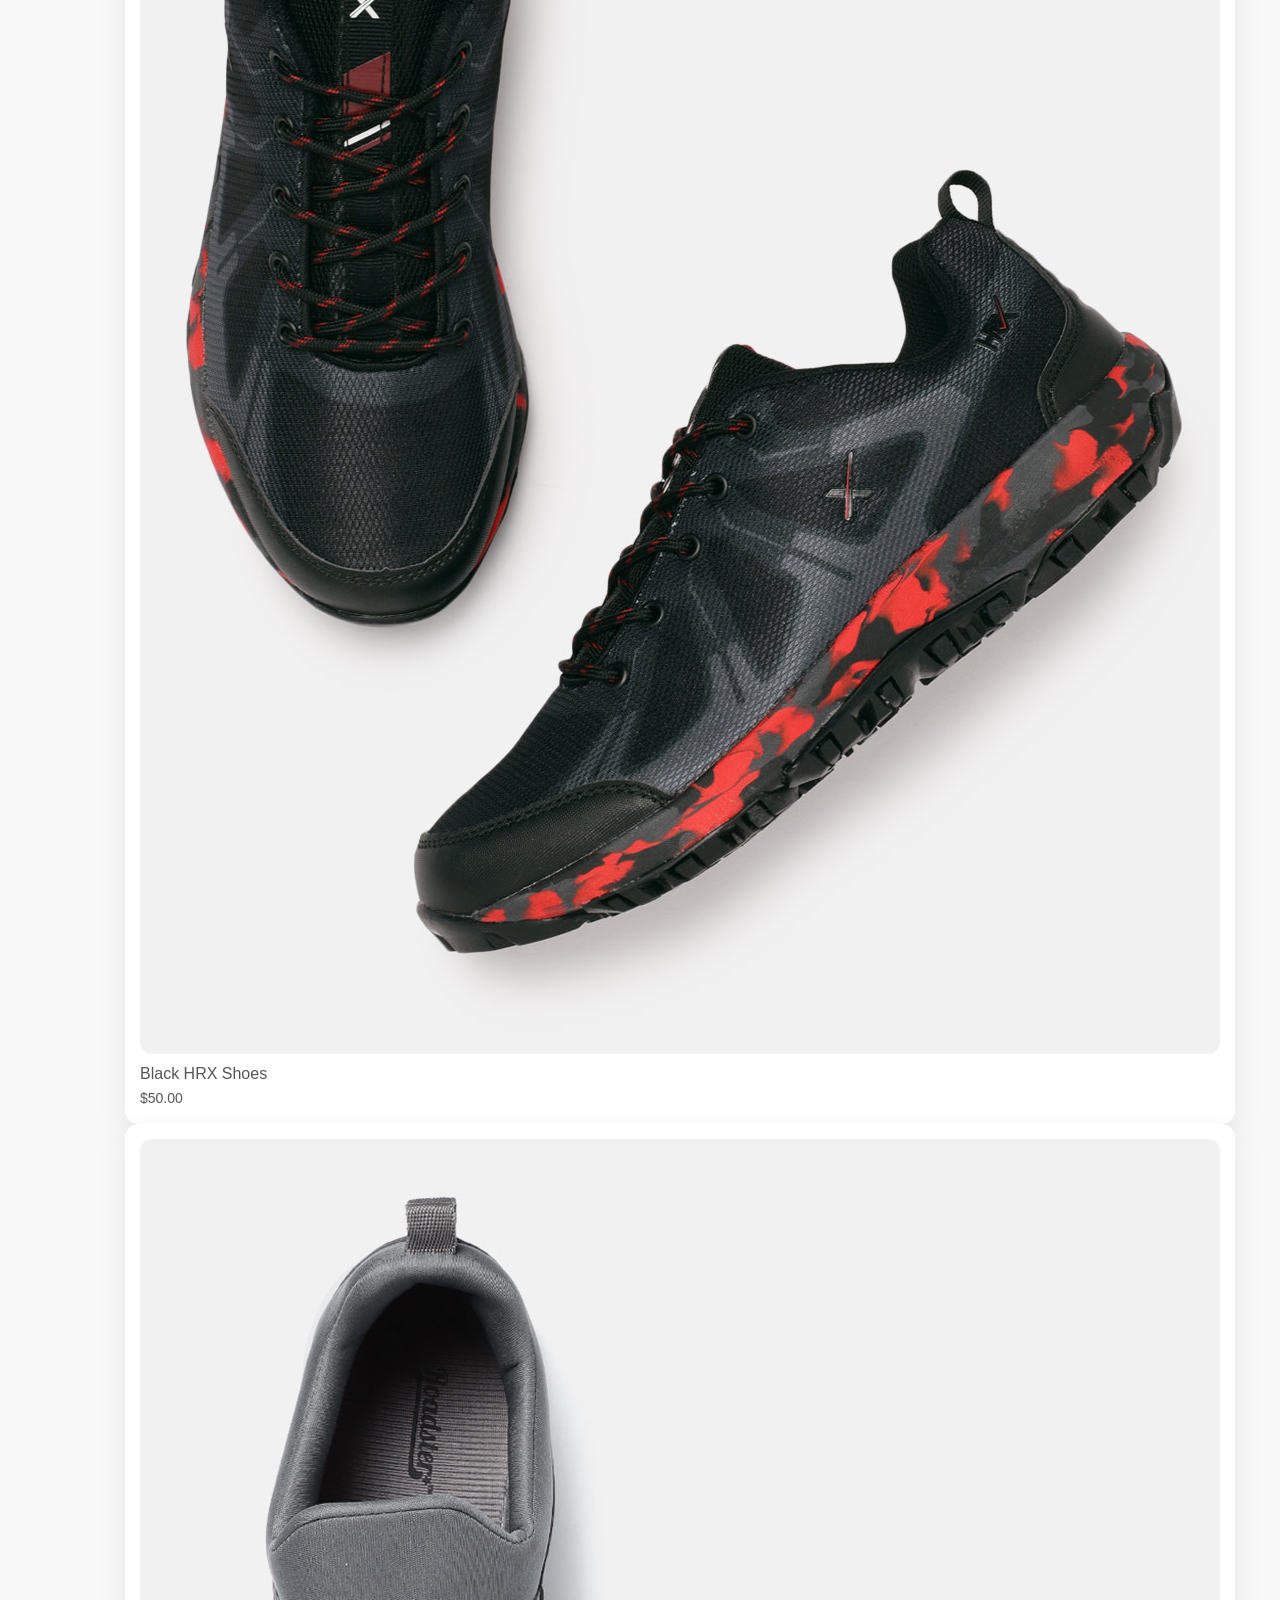
<file: products.html>
<!DOCTYPE html>
<html lang="en">
<head>
    <meta charset="UTF-8">
    <meta name="viewport" content="width=device-width, initial-scale=1.0">
    <title>All Products - AMASTORE | Ecommerce Website Design</title>
    <link rel="stylesheet" href="style.css">
    
</head>
<body>
       <div class="container">
          <div class="navbar">
              <div class="logo">
                  <a href="index.html"><img src="images/amastore-logo.png" width="125px"></a>
              </div>
              <nav>
               <ul id="MenuItems">
                   <li><a href="index.html">Home</a></li>
                   <li><a href="products.html">Products</a></li>
                   <li><a href="about.html">About</a></li>
                   <li><a href="contact.html">Contact</a></li>
                   <li><a href="account.html">Account</a></li>
               </ul>
              </nav>
              <a href="cart.html"><img src="images/cart.png" width="30px" height="30px"></a>
              <img src="images/menu.png" onclick="menutoggle()" class="menu-icon">
          </div>
          
       </div>
<!--- title ---->
<div class="small-container">
   <div class="row row-2">
       <h2>All Products</h2>
       <select>
           <option>Default Shorting</option>
           <option>Short by price</option>
           <option>Short by popularity</option>
           <option>Short by rating</option>
           <option>Short by sale</option>
       </select>
   </div>
    
             
           <div class="row">
               <div class="col-4">
                   
                   <a href="product-details.html"><img src="images/product-1.jpg"></a>
                   <h4><a href="product-details.html">Red Printed T-Shirt</a></h4>
                   <div class="rating">
                       <i class="fa fa-star"></i>
                       <i class="fa fa-star"></i>
                       <i class="fa fa-star"></i>
                       <i class="fa fa-star"></i>
                       <i class="fa fa-star-o"></i>
                   </div>
                   <p>$50.00</p>
               </div> 
               <div class="col-4">
                   <img src="images/product-2.jpg">
                   <h4>HRX Sports Shoes</h4>
                   <div class="rating">
                       <i class="fa fa-star"></i>
                       <i class="fa fa-star"></i>
                       <i class="fa fa-star"></i>
                       <i class="fa fa-star"></i>
                       <i class="fa fa-star-half-o"></i>
                   </div>
                   <p>$75.00</p>
               </div> 
               <div class="col-4">
                   <img src="images/product-3.jpg">
                   <h4>HRX Gray Trackpants</h4>
                   <div class="rating">
                       <i class="fa fa-star"></i>
                       <i class="fa fa-star"></i>
                       <i class="fa fa-star"></i>
                       <i class="fa fa-star"></i>
                       <i class="fa fa-star-half-o"></i>
                   </div>
                   <p>$45.00</p>
               </div> 
                <div class="col-4">
                   <img src="images/product-4.jpg">
                   <h4>Blue Printed T-Shirt</h4>
                   <div class="rating">
                       <i class="fa fa-star"></i>
                       <i class="fa fa-star"></i>
                       <i class="fa fa-star"></i>
                       <i class="fa fa-star"></i>
                       <i class="fa fa-star-o"></i>
                   </div>
                   <p>$55.00</p>
               </div> 
           </div>
            
             <div class="row">
               <div class="col-4">
                   <img src="images/product-5.jpg">
                   <h4>Puma Gray Sports Shoes</h4>
                   <div class="rating">
                       <i class="fa fa-star"></i>
                       <i class="fa fa-star"></i>
                       <i class="fa fa-star"></i>
                       <i class="fa fa-star"></i>
                       <i class="fa fa-star-o"></i>
                   </div>
                   <p>$95.00</p>
               </div> 
               <div class="col-4">
                   <img src="images/product-6.jpg">
                   <h4>Black Printed T-Shirt</h4>
                   <div class="rating">
                       <i class="fa fa-star"></i>
                       <i class="fa fa-star"></i>
                       <i class="fa fa-star"></i>
                       <i class="fa fa-star"></i>
                       <i class="fa fa-star-half-o"></i>
                   </div>
                   <p>$55.00</p>
               </div> 
               <div class="col-4">
                   <img src="images/product-7.jpg">
                   <h4>HRX Set of 3 Socks</h4>
                   <div class="rating">
                       <i class="fa fa-star"></i>
                       <i class="fa fa-star"></i>
                       <i class="fa fa-star"></i>
                       <i class="fa fa-star"></i>
                       <i class="fa fa-star-half-o"></i>
                   </div>
                   <p>$30.00</p> 
               </div> 
                <div class="col-4">
                   <img src="images/product-8.jpg">
                   <h4>Black Fossil Watch</h4>
                   <div class="rating">
                       <i class="fa fa-star"></i>
                       <i class="fa fa-star"></i>
                       <i class="fa fa-star"></i>
                       <i class="fa fa-star"></i>
                       <i class="fa fa-star-o"></i>
                   </div>
                   <p>$120.00</p>
               </div> 
           </div>
           
           <div class="row">
               <div class="col-4">
                   <img src="images/product-9.jpg">
                   <h4>Black Sportx Watch</h4>
                   <div class="rating">
                       <i class="fa fa-star"></i>
                       <i class="fa fa-star"></i>
                       <i class="fa fa-star"></i>
                       <i class="fa fa-star"></i>
                       <i class="fa fa-star-o"></i>
                   </div>
                   <p>$135.00</p> 
               </div> 
               <div class="col-4">
                   <img src="images/product-10.jpg">
                   <h4>Black HRX Shoes</h4>
                   <div class="rating">
                       <i class="fa fa-star"></i>
                       <i class="fa fa-star"></i>
                       <i class="fa fa-star"></i>
                       <i class="fa fa-star"></i>
                       <i class="fa fa-star-half-o"></i>
                   </div>
                   <p>$50.00</p>
               </div> 
               <div class="col-4">
                   <img src="images/product-11.jpg">
                   <h4>Gray Nike Shoes</h4>
                   <div class="rating">
                       <i class="fa fa-star"></i>
                       <i class="fa fa-star"></i>
                       <i class="fa fa-star"></i>
                       <i class="fa fa-star"></i>
                       <i class="fa fa-star-half-o"></i>
                   </div>
                   <p>$55.00</p>
               </div> 
                <div class="col-4">
                   <img src="images/product-12.jpg">
                   <h4>HRX Black Trackpants</h4>
                   <div class="rating">
                       <i class="fa fa-star"></i>
                       <i class="fa fa-star"></i>
                       <i class="fa fa-star"></i>
                       <i class="fa fa-star"></i>
                       <i class="fa fa-star-o"></i>
                   </div>
                   <p>$75.00</p>
               </div> 
           </div>
           
           <div class="page-btn">
              <span>1</span>
              <span>2</span>
              <span>3</span>
              <span>4</span>
              <span>&#8594;</span>
          </div>
</div>
    
<!----------Footer---------------> 

<div class="footer">
    <div class="container">
        <div class="row">
            <div class="footer-col1">
               <h3>Download Our App</h3>
                <p>Download App for Android and ios mobile phone.</p>
                <div class="app-logo">
                    <img src="images/play-store.png">
                    <img src="images/app-store.png">
                </div>
            </div>
            <div class="footer-col2">
               <img src="images/amastore-logo.png">
                <p>Our Purpose Is To Sustainably Make the Pleasure and Benefits of Sports Accessible to the Many.</p>
            </div>
            <div class="footer-col3">
               <h3>Useful Links</h3>
                <ul>
                    <li>Coupons</li>
                    <li>Blog Post</li>
                    <li>Return Policy</li>
                    <li>Join Affiliate</li>
                </ul>
            </div>
            <div class="footer-col4">
               <h3>Follow Us</h3>
                <ul>
                    <li>Facebook</li>
                    <li>Twitter</li>
                    <li>Instagram</li>
                    <li>YouTube</li>
                </ul>
            </div>
        </div>
        <hr>
        <p class="copyright"><a href="#">Copyright 2025 - AMASTORE</a></p>
    </div>
    
</div>








</body>
</html>
</file>
<file: style.css>
:root {
  --primary: #ff523b;
  --dark: #111;
  --light: #f8f8f8;
  --text: #333;
  --radius: 14px;
  --shadow: 0 10px 30px rgba(0,0,0,0.08);
}

* {
  margin: 0;
  padding: 0;
  box-sizing: border-box;
}

body {
  font-family: "Inter", "Poppins", sans-serif;
  background: var(--light);
  color: var(--text);
  line-height: 1.6;
}
a{
    text-decoration: none;
    color: #555;
}
p{
    color: #555;
}

.header {
  background: linear-gradient(
    to right,
    #ffffff,
    #f6f7fb
  );
  position: relative;
  z-index: 999;
  box-shadow: var(--shadow);
}

.navbar {
  max-width: 1300px;
  margin: auto;
  padding: 15px 25px;
  display: flex;
  align-items: center;
  justify-content: space-between;
  gap: 30px;
}


.container{
    max-width: 1300px;
    margin: auto;
    padding-left: 25px;
    padding-right: 25px;    
}


nav{
    flex: 1;
    text-align: right;
}

.logo{
    flex: 0 0 auto;
    height: 50px;
    display: flex;
    align-items: center;
}

nav ul{
    display: inline-block;
    list-style-type: none;
}
nav ul li{
    display: inline-block;
    margin-right: 20px;
}
.menu-icon{
    display: none;
    width: 28px;
    margin-left: 20px;
}
.row{
    display: flex;
    align-items: center;
    flex-wrap: wrap;
    justify-content: space-around;
/*---------*/
    
}
.header .row{
    margin-top: 70px;
}
.col-2{
    flex-basis: 50%;
    min-width: 300px;
}

.col-2 img{
    max-width: 100%;
    padding: 50px 0;
    border-radius: 50%;
    box-shadow: 0 2px 10px rgba(0, 0, 0, 0.1);
    background: radial-gradient(circle, #20a0ce, #ffffff);
}
.col-2 h1{
    font-size: clamp(2rem, 5vw, 3.5rem);
    line-height: 1.2;
    margin: 50px 0px 20px;
    text-align: center;
    color: #0d325c;


}
.btn{
    display: inline-block;
    background: #ff523b;
    color: #fff;
    padding: 8px 30px;
    margin: 30px 0;
    border-radius: 30px;
    transition: background 0.5s;
}
.btn:hover{
    background: #563434;
}

/*-----------------------------*/
.categories{
    margin: 70px 0;
}

.small-container{
    max-width: 1080px;
    margin: auto;
    padding-left: 25px;
    padding-right: 25px;
}

.col-3{
    flex-basis: 30%;
    min-width: 250px;
    margin-bottom: 30px;
}
.col-3 img{
    width: 100%;
}
/*-------featured product--------------*/

.title{
    text-align: center;
    margin: 0px auto 80px;
    position: relative;
    line-height: 60px;
    color: #555;
}
.title::after{
    content: '';
    background: #ff523b;
    width: 80px;
    height: 5px;
    border-radius: 50px;
    position: absolute;
    bottom: 0;
    left: 50%;
    transform: translateX(-50%);
}

.col-4 {
  background: white;
  border-radius: var(--radius);
  padding: 15px;
  box-shadow: var(--shadow);
  transition: 0.4s ease;
}

.col-4:hover {
  transform: translateY(-8px) scale(1.02);
}

.col-4 img{
    border-radius: 12px;
    transition: 0.4s;
}


.col-4:hover img {
  transform: scale(1.05);
}

h4{
    color: #555;
    font-weight: normal;
}
.col-4 p{
    font-size: 14px;
}
.rating .fa{
    color: #ff523b;
}


/*--offer--*/
.offer{
    background: radial-gradient(#fff,#ffd6d6);
    margin-top: 80px;
    padding: 30px 0;
}
.col-2 .offer-img{
    padding: 50px;
}
small{
    color: #555;
}

/*--testimonial---*/

.testimonial{
    padding-top: 100px;
}

.testimonial .col-3{
    text-align: center;
    padding: 40px 20px 40px;
    box-shadow: 0 0 20px 0px rgba(0, 0, 0, 0.1);
    cursor: pointer;
    transition: transform .5s;
}
.testimonial .col-3 img{
    width: 50px;
    margin-top: 20px;
    border-radius: 50%;
}
.fa.fa-quote-left{
    font-size: 34px;
    color: #ff523b;
}
.col-3 p{
    font-size: 12px;
    margin: 12px 0px;
    color: #777;
}

.testimonial .col-3 h3{
    font-weight: 600;
    color: #555;
    font-size: 16px;
}

.testimonial .col-3:hover{
    transform: translateY(-10px);
}

/*--- brands ---*/

.brands{
    margin: 100px auto;
}
.col-5{
    width: 160px;
}
.col-5 img{
    width: 100%;
    cursor: pointer;
    filter: grayscale(100%);
}
.col-5 img:hover{
    filter: grayscale(0);
}
/*---footer---*/

.footer{
    background: #000;
    color: #8a8a8a;
    font-size: 14px;
    padding: 60px 0 20px;
}
.footer p{
    color: #8a8a8a;
}
.footer h3{
    color: #fff;
    margin-bottom: 20px;
}
.footer-col1,.footer-col2,.footer-col3,.footer-col4{
    min-width: 250px;
    margin-bottom: 200px;
}
.footer-col1{
    flex-basis: 30%;
}
.footer-col2{
    flex: 1;
    text-align: center;
}
.footer-col2 img{
    width: 180px;
    margin-bottom: 20px;
}
.footer-col3,.footer-col4{
    flex-basis: 12%;
    text-align: center;
}

.app-logo{
    margin-top: 20px;
}

.app-logo img{
    width: 140px;
}

.footer li{
    display: block;
}
.footer hr{
    border: none;
    background: #b5b5b5;
    height: 1px;
    margin:  20px 0;
}
.copyright{
    text-align: center;
    
}

/*----media-query-for-max-width-800---*/


@media only screen and (max-width: 800px) {

    
nav ul{
    position: absolute;
    top: 70px;
    left: 0;
    background: #333;
    width: 100%;
    overflow: hidden;
    transition: 1s;
    max-height: 0;
    transition:max-height 0.5s;
    }
    
nav ul li{
    display: block;
    margin-right: 50px;
    margin-top: 10px;
    margin-bottom: 10px;
    }

nav ul li a {
  font-weight: 500;
  position: relative;
}

nav ul li a::after {
  content: "";
  position: absolute;
  width: 0;
  height: 2px;
  background: var(--primary);
  left: 0;
  bottom: -5px;
  transition: 0.3s;
}

nav ul li a:hover::after {
  width: 100%;
}


.menu-icon{
        display: block;
        cursor: pointer;
    }
    

}
/*----- 600 media query ---*/
@media only screen and (max-width: 600px){
    
    .row{
      text-align: center;
    }
    
    .col-1, .col-2, .col-3, .col-4{
        
        flex-basis: 100%;
    }
}

/*-------All Product page-------*/


.row-2{
    justify-content: space-between;
    margin: 100px auto 50px;
}

select{
    border: 1px solid #ff523b;
    padding: 5px;
}
select:focus{
    outline: none;
}

.page-btn{
    margin: 0 auto 80px;
}

.page-btn span{
    display: inline-block;
    border: 1px solid #ff523b;
    margin-left: 10px;
    width: 40px;
    height: 40px;
    text-align: center;
    line-height: 40px;
    cursor: pointer;
}
.page-btn span:hover{
    background: #ff523b;
    color: #fff;
}



/*-------product details-----*/
.single-product{
    margin-top: 80px;
}
.single-product .col-2 img{
    padding: 0;
}
.single-product .col-2{
    padding: 20px;
}

.single-product h4{
    margin: 20px 0;
    font-size: 22px;
    font-weight: bold;
}

.single-product select{
    display: block;
    padding: 10px;
    margin-top: 20px;
}

.single-product input{
    width: 50px;
    height: 40px;
    padding-left: 10px;
    font-size: 20px;
    margin-right: 10px;
    border: 1px solid #ff523b;
}
input:focus{
    outline: none;
}

.single-product .fa{
    color: #ff523b;
    margin-left: 10px;
}
.small-img-row{
    display: flex;
    justify-content: space-between;
}
.small-img-col{
    flex-basis: 24%;
    cursor: pointer;
}


/*-----600 media query-----*/



@media only screen and (max-width: 600px){
    .single-product .row{
        text-align: left;
    }
    .single-product .col-2{
        padding: 20px 0;
    }

    .single-product h1{
        font-size: 26px;
        line-height: 22px;
    }
}

/*--- cart page ------*/

.cart-page{
    margin: 80px auto;
}

table{
    width: 100%;
    border-collapse: collapse;
}

.cart-info{
    display: flex;
    flex-wrap: wrap;
}
th{
    text-align: left;
    padding: 5px;
    color: #fff;
    background: #ff523b;
    font-weight: normal;
}

td{
    padding: 10px 5px;
}
td input{
    width: 40px;
    height: 30px;
    padding: 5px;
}

td a{
    color: #ff523b;
    font-size: 12px;
}

td img{
    width: 80px;
    height: 80px;
    margin-right: 10px; 
}


.total-price{
    display: flex;
    justify-content: flex-end;
    
}
.total-price table{
    border-top: 3px solid #ff523b;
    width: 100%;
    max-width: 350px;
}
td:last-child{
    text-align: right;
}
th:last-child{
    text-align: right;
}

@media only screen and (max-width: 600px){
    .cart-info p{
        display: none;
    }
}

/*-------account page--------*/

.account-page{
    padding: 50px 0;
    background: radial-gradient(#fff,#ffd6d6);
}

.form-container{
    background: #fff;
    width: 300px;
    height: 400px;
    position: relative;
    text-align: center;
    padding: 20px 0;
    margin: auto;
    box-shadow: 0 0 20px 0px rgba(0, 0, 0, 0.1);
    overflow-y: auto;
    overflow-x: hidden;
}

.form-container span{
    font-weight: bold;
    padding: 0 10px;
    color: #555;
    cursor: pointer;
    width: 100px;
    display: inline-block;
}

.form-btn{
    display: inline-block;
}

#indicator{
    width: 100px;
    border: none;
    background: #ff523b;
    height: 3px;
    margin-top: 8px;
    transform: translateX(100px);
    transition: transform 1s; 
}

.form-container form{
    max-width: 300px;
    padding: 0 20px;
    position: absolute;
    top: 130px;
    transition: transform 1s;
}

form input{
    width: 100%;
    height: 30px;
    margin: 10px 0;
    padding: 0 10px;
    border: 1px solid #ccc;
}
form input:focus{
    outline: none;
}
form .btn{
    width: 100%;
    border: none;
    cursor: pointer;
    margin: 10px 0;
}
form .btn:focus{
    outline: none;
}
form a{
    font-size: 12px;
}
#LoginForm{
     left: -300px;
}
#RegForm{
    left: 0;
}

/*-------about page--------*/
.about-page {
    padding: 60px 0;
    background: #f5f5f5;
}

.about-content {
    display: flex;
    gap: 40px;
    align-items: center;
    margin: 50px 0;
}

.about-text h2 {
    font-size: 32px;
    color: #0d325c;
    margin-bottom: 20px;
}

.about-text p {
    font-size: 16px;
    line-height: 1.8;
    margin-bottom: 15px;
    color: #555;
}

.about-text ul {
    list-style: none;
    margin: 20px 0;
}

.about-text ul li {
    padding: 10px 0;
    color: #555;
    font-size: 15px;
}

.about-text ul li:before {
    content: "✓ ";
    color: #ff523b;
    font-weight: bold;
    margin-right: 10px;
}

.about-img {
    flex: 1;
    min-width: 300px;
}

.about-img img {
    width: 100%;
    border-radius: 12px;
    box-shadow: var(--shadow);
}

/*-------contact page--------*/
.contact-page {
    padding: 60px 0;
    background: #f5f5f5;
}

.contact-container {
    display: grid;
    grid-template-columns: 1fr 1fr;
    gap: 40px;
    margin: 50px 0;
}

.contact-info {
    background: white;
    padding: 40px;
    border-radius: 12px;
    box-shadow: var(--shadow);
}

.contact-info h3 {
    color: #0d325c;
    font-size: 24px;
    margin-bottom: 20px;
}

.contact-info-item {
    margin-bottom: 30px;
}

.contact-info-item h4 {
    color: #ff523b;
    font-weight: 600;
    margin-bottom: 8px;
}

.contact-info-item p {
    color: #555;
    font-size: 15px;
    line-height: 1.6;
}

.contact-form {
    background: white;
    padding: 40px;
    border-radius: 12px;
    box-shadow: var(--shadow);
}

.contact-form h3 {
    color: #0d325c;
    font-size: 24px;
    margin-bottom: 20px;
}

.form-group {
    margin-bottom: 20px;
}

.form-group label {
    display: block;
    color: #333;
    font-weight: 600;
    margin-bottom: 8px;
}

.form-group input,
.form-group textarea {
    width: 100%;
    padding: 12px;
    border: 1px solid #ddd;
    border-radius: 6px;
    font-family: "Inter", "Poppins", sans-serif;
    font-size: 14px;
    transition: border-color 0.3s;
}

.form-group input:focus,
.form-group textarea:focus {
    outline: none;
    border-color: #ff523b;
}

.form-group textarea {
    resize: vertical;
    min-height: 120px;
}

.contact-form .btn {
    width: 100%;
    text-align: center;
}

@media only screen and (max-width: 768px) {
    .about-content {
        flex-direction: column;
        gap: 30px;
    }

    .contact-container {
        grid-template-columns: 1fr;
        gap: 30px;
    }
}
</file>
